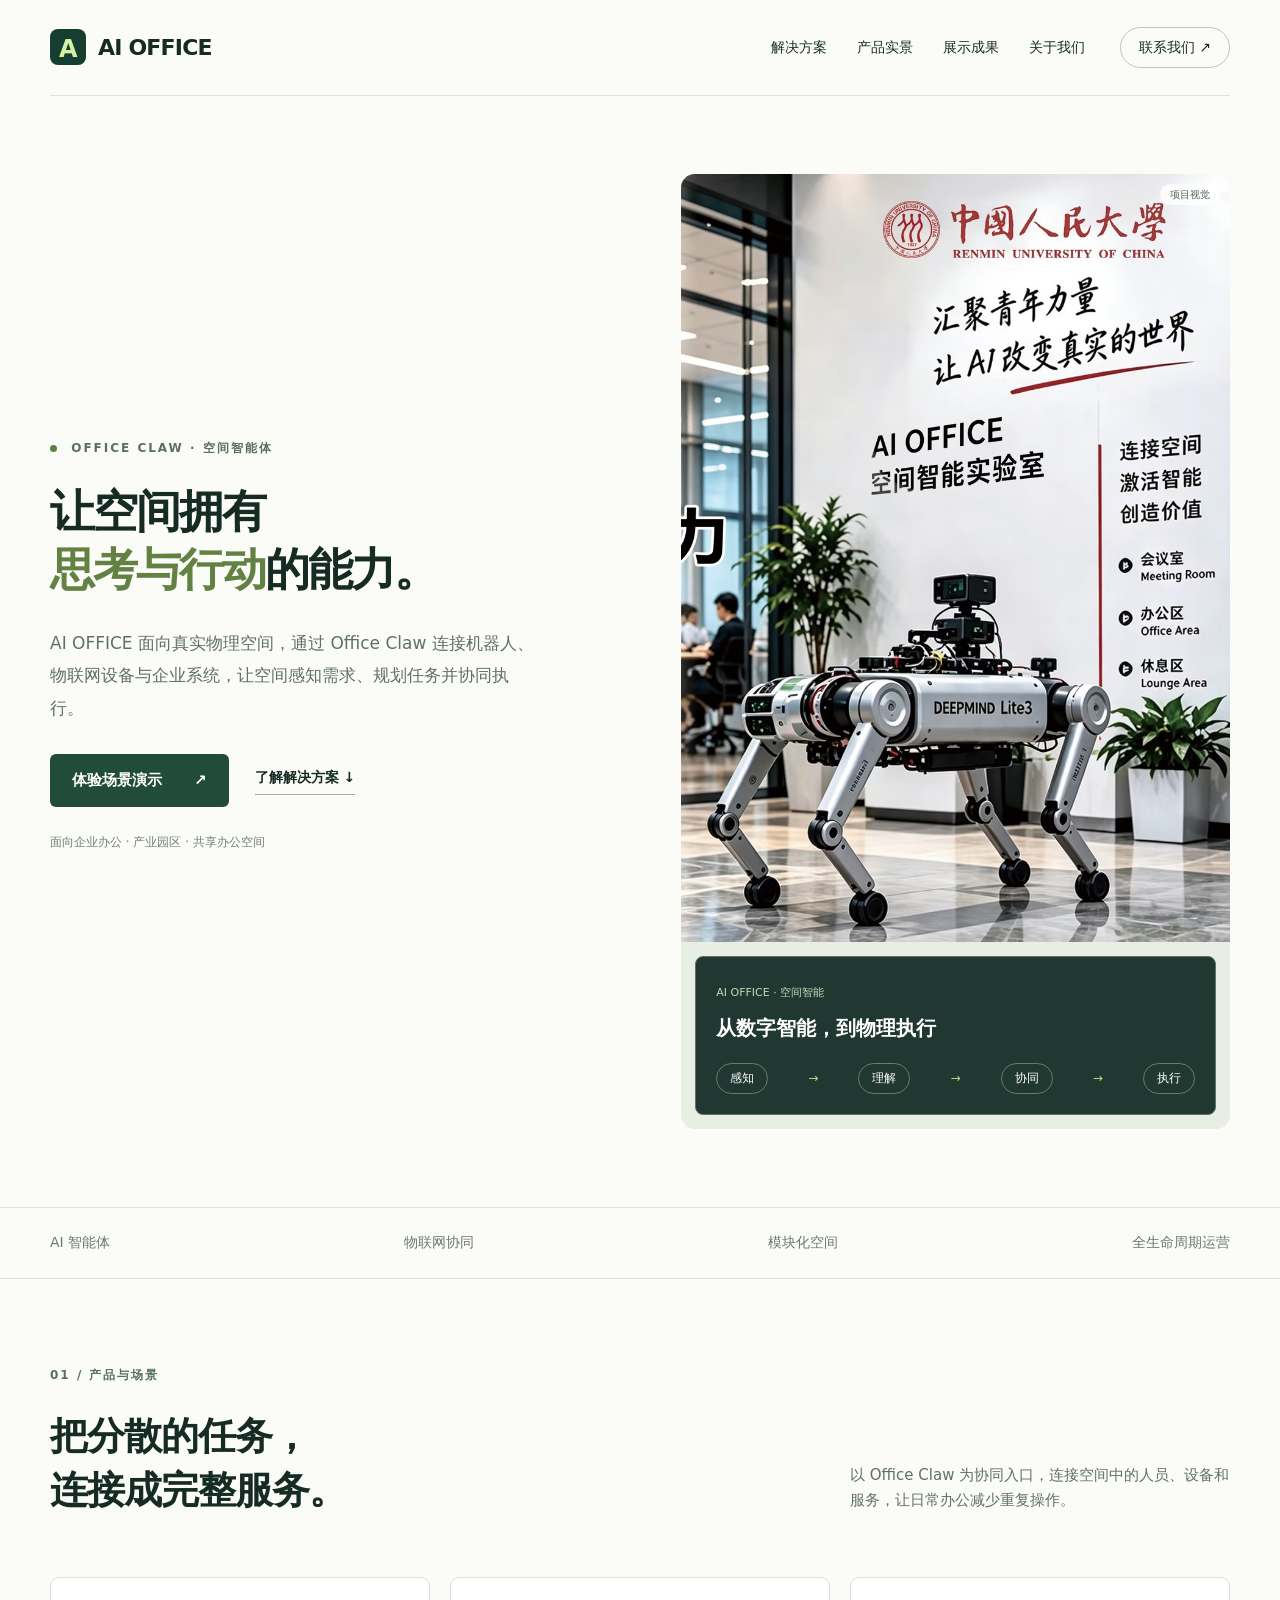
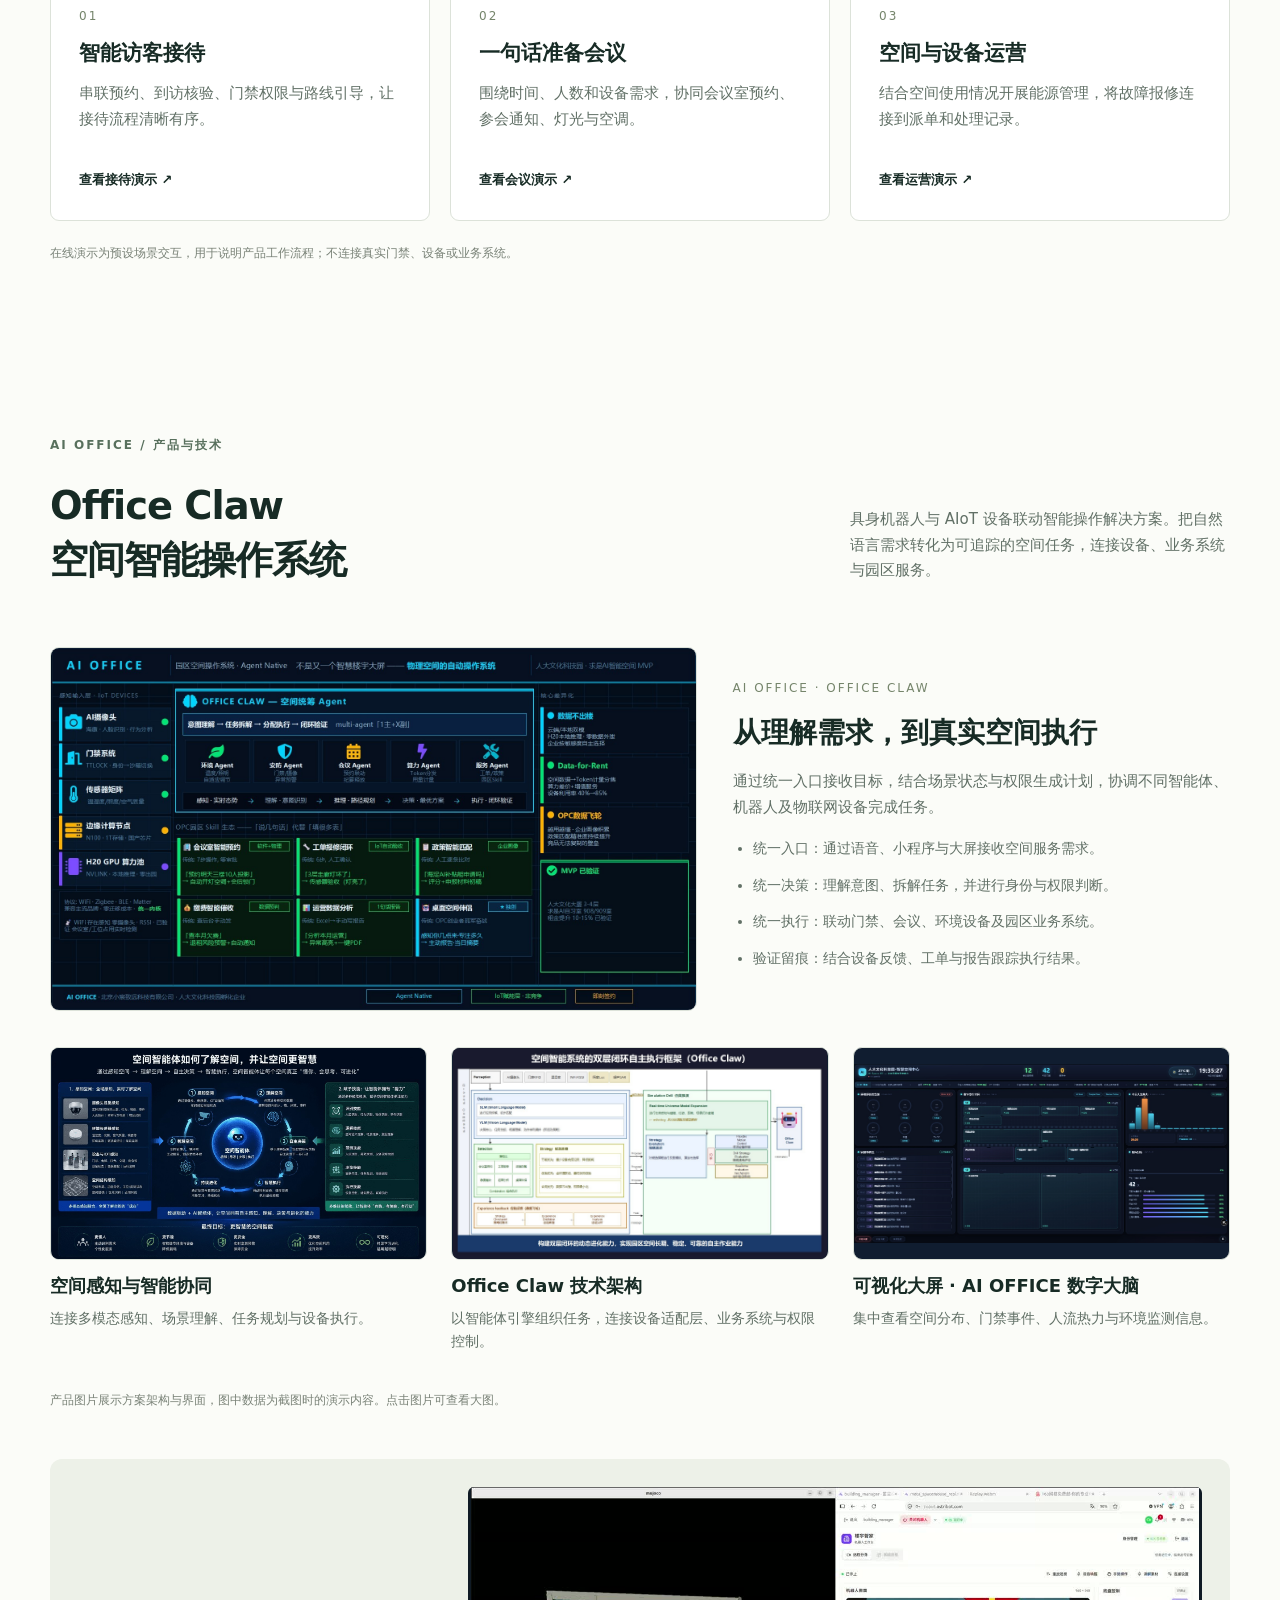
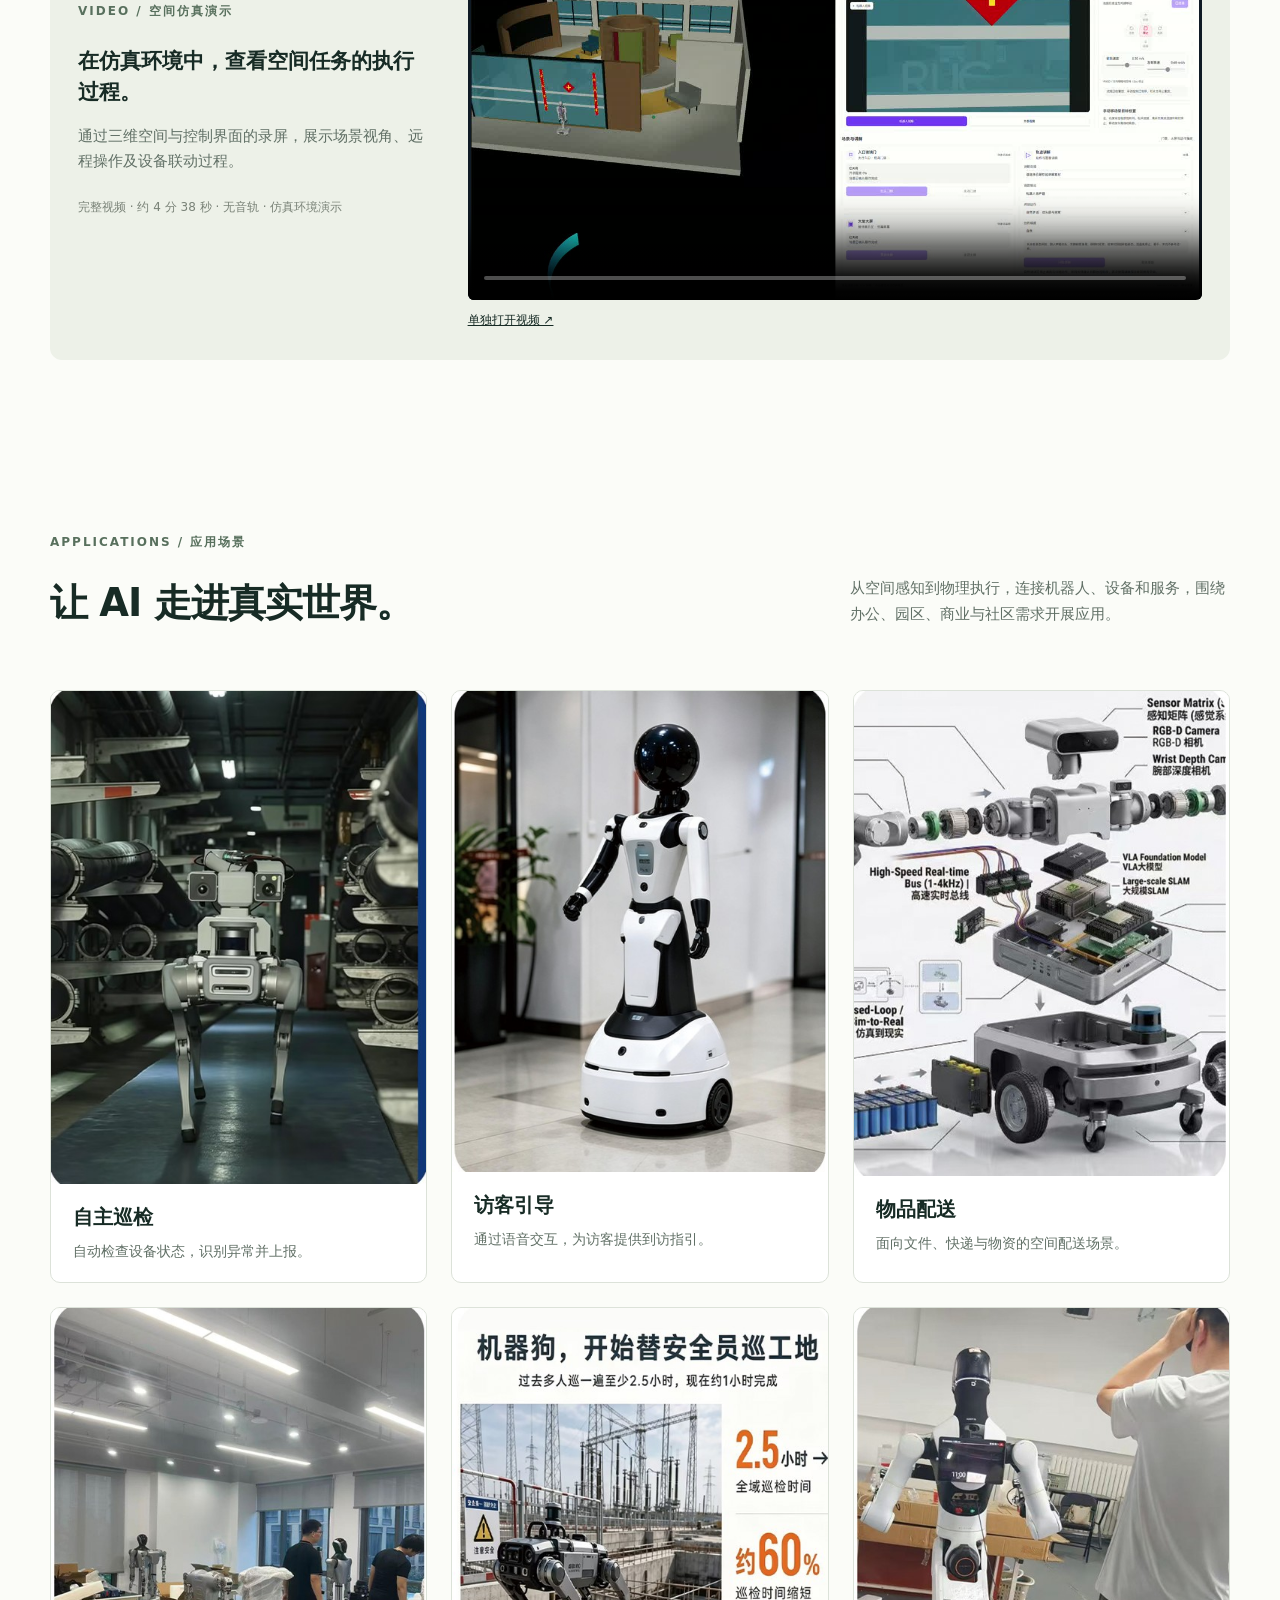
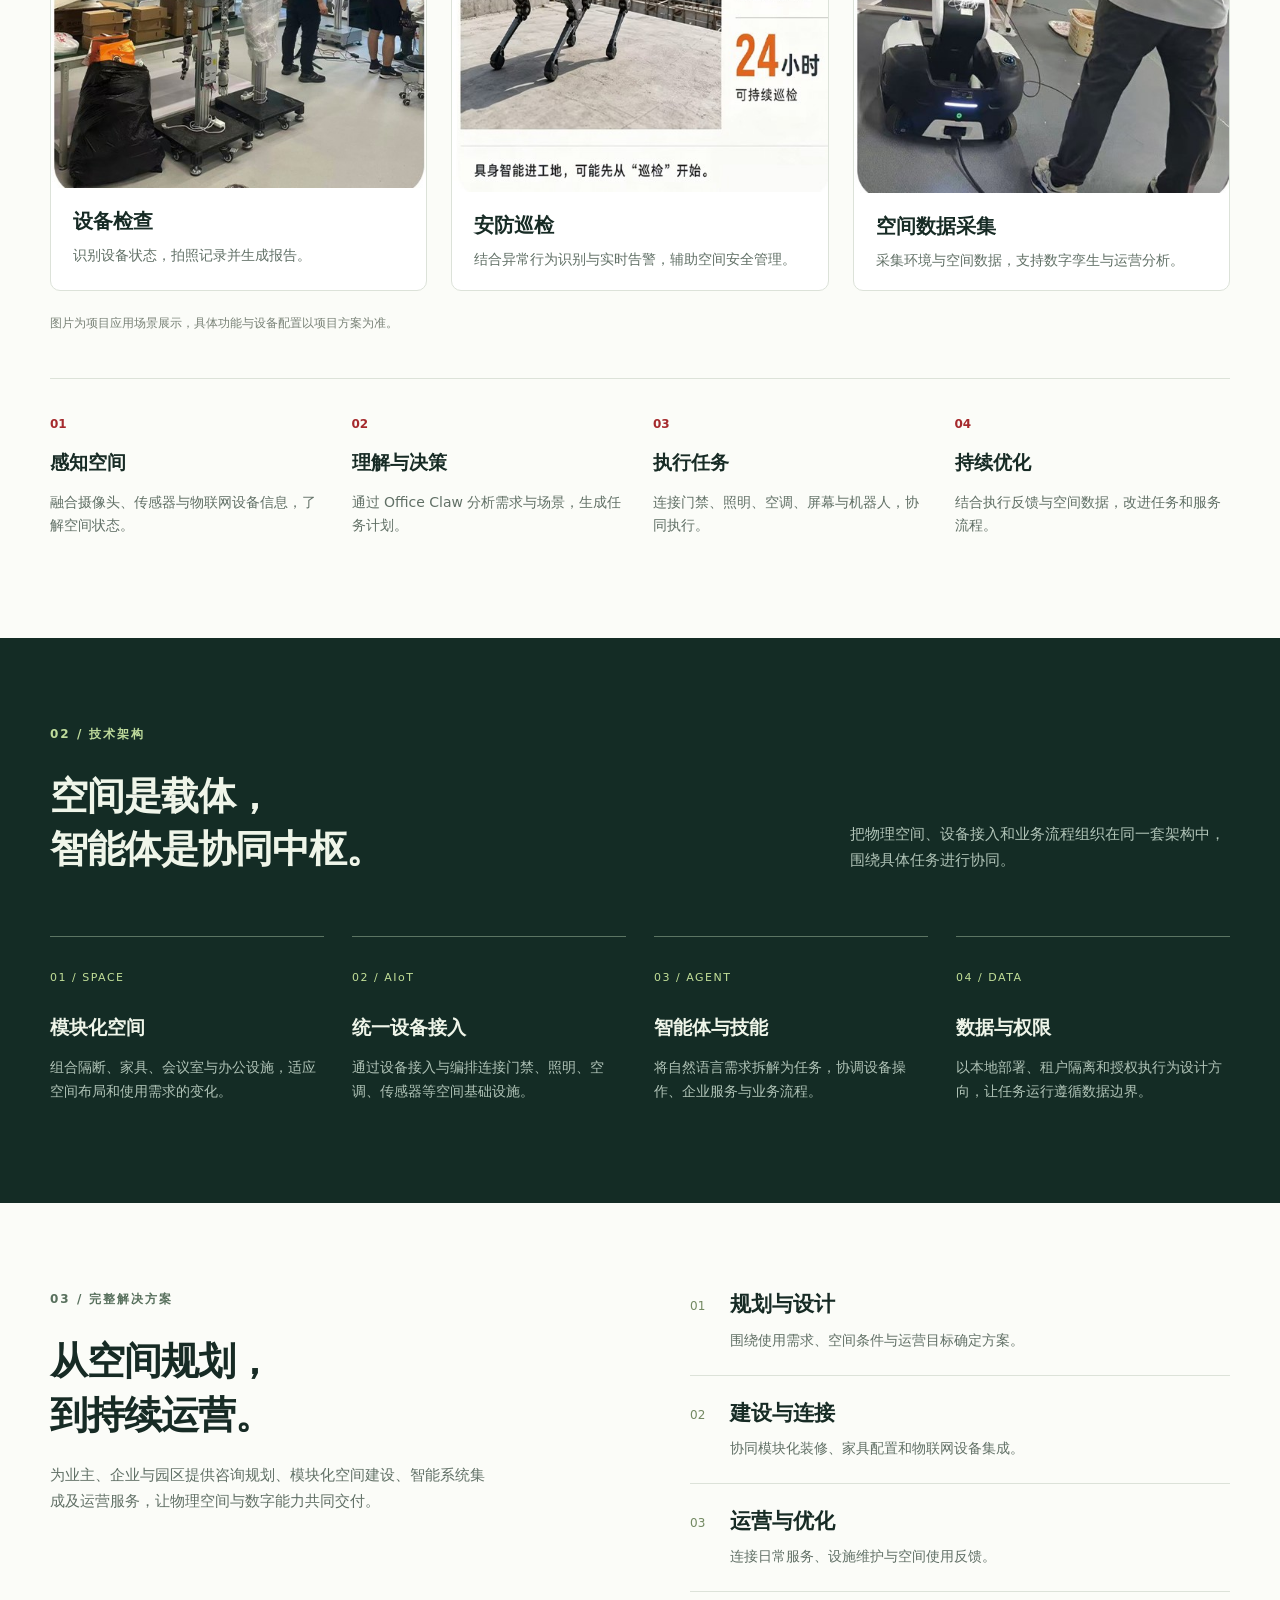
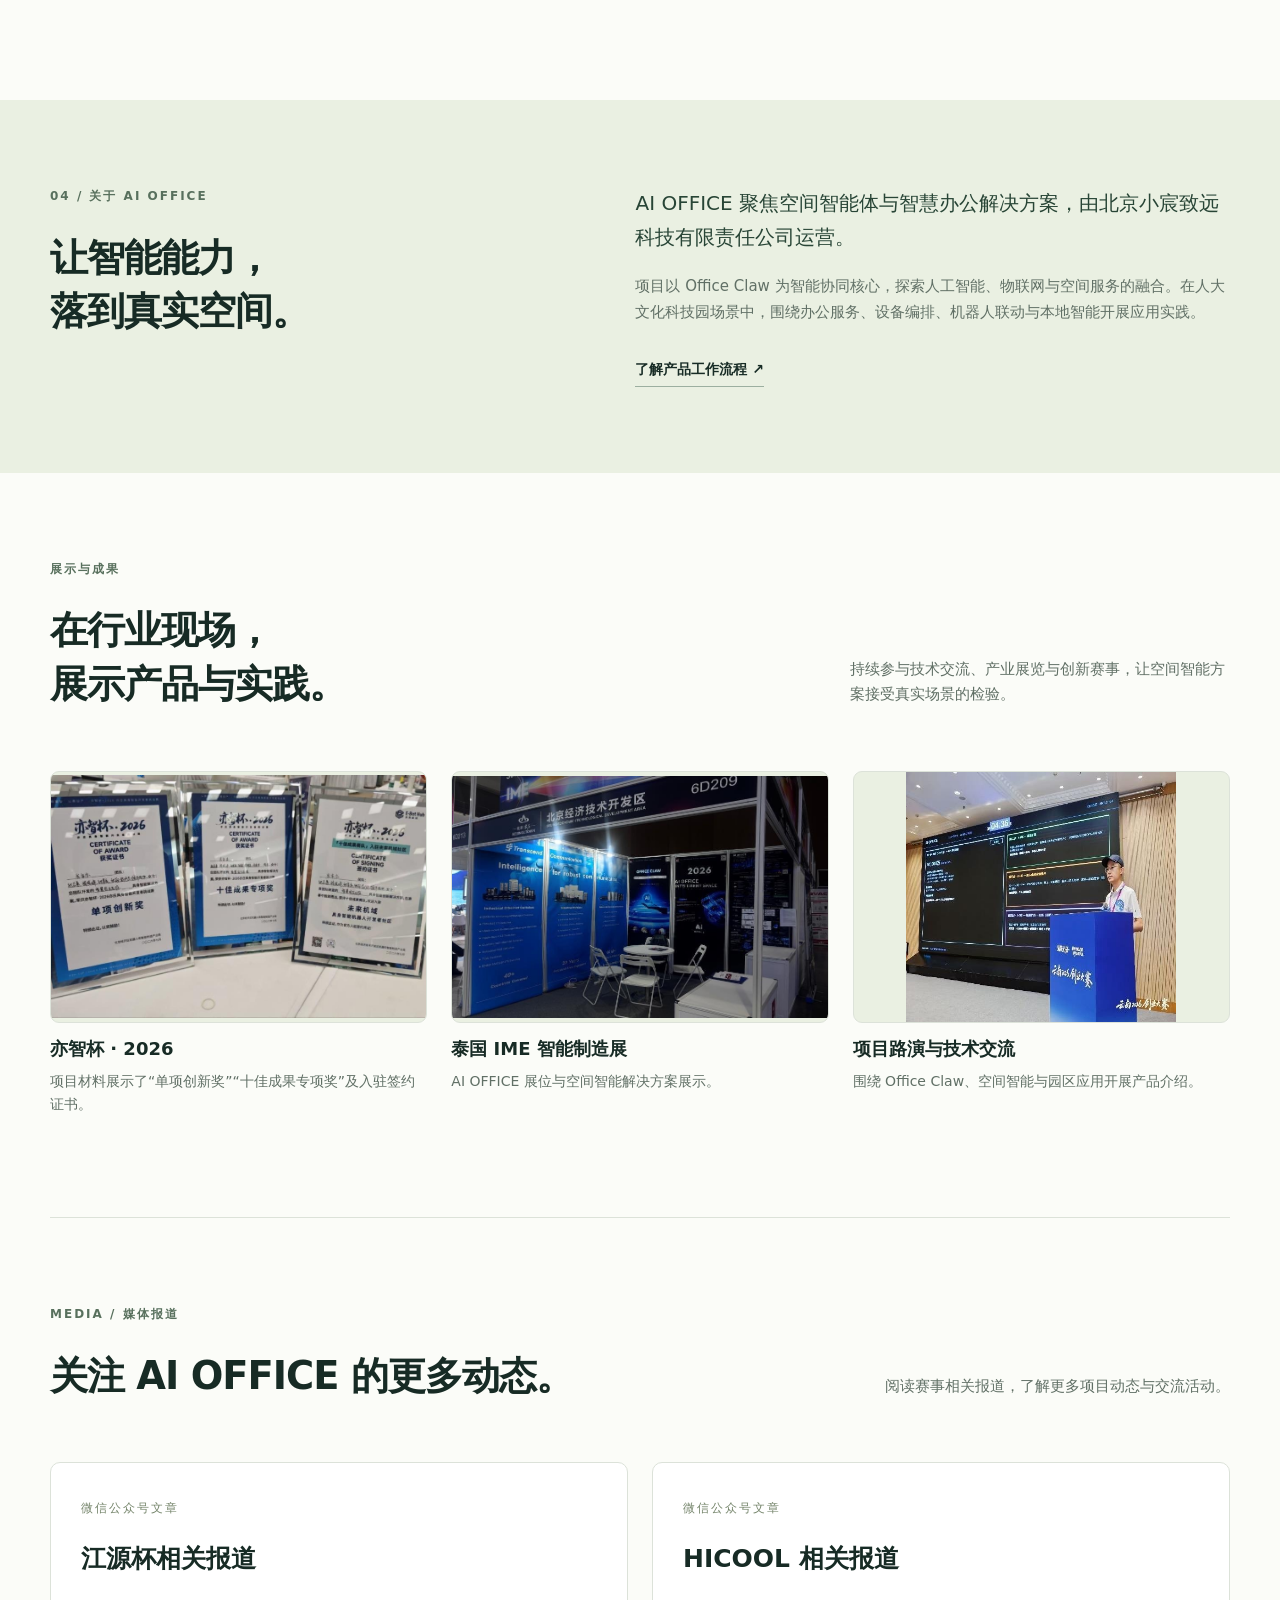
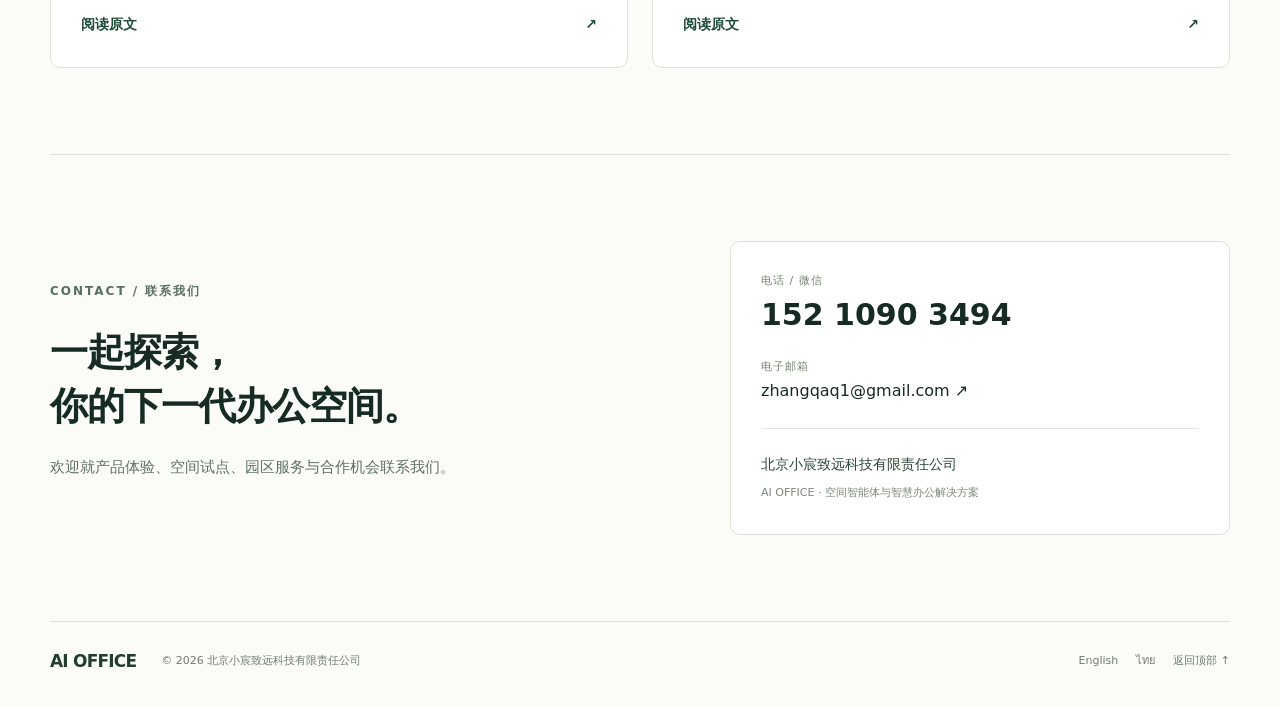
<file: index.html>
<!DOCTYPE html>

<html lang="zh-CN"><head><meta charset="utf-8"/><meta content="width=device-width,initial-scale=1" name="viewport"/>
<title>AI OFFICE｜空间智能体与智慧办公解决方案</title>
<meta content="AI OFFICE 将 Office Claw 空间智能体、物联网与模块化办公空间连接起来，提供智能接待、会议协同、设备管理及空间运营解决方案。北京小宸致远科技有限责任公司。" name="description"/>
<meta content="AI OFFICE｜让空间主动为你服务" property="og:title"/><meta content="空间智能体 × 物联网 × 模块化办公。了解产品、体验场景、联系团队。" property="og:description"/><meta content="https://zhangqaq1-bot.github.io/Thailand-AI-OFFICE-PUBLIC/demo-meeting.jpg" property="og:image"/>
<meta content="#122520" name="theme-color"/><link href="./favicon.svg" rel="icon"/><link href="./company.css?v=20260921-video-aligned" rel="stylesheet"/>
</head><body><a class="skip" href="#main">跳转到内容</a>
<header class="wrap"><a aria-label="AI OFFICE 首页" class="brand" href="./index.html"><span class="mark">A</span> AI OFFICE</a><nav aria-label="主导航"><a href="#solution">解决方案</a><a href="#practice">产品实景</a><a href="#achievements">展示成果</a><a href="#about">关于我们</a></nav><a class="nav-contact" href="#contact">联系我们 ↗</a></header>
<main id="main"><section class="hero wrap"><div class="hero-copy"><p class="eyebrow"><span class="dot"></span> OFFICE CLAW · 空间智能体</p><h1>让空间拥有<br/><span>思考与行动</span>的能力。</h1><p class="intro">AI OFFICE 面向真实物理空间，通过 Office Claw 连接机器人、物联网设备与企业系统，让空间感知需求、规划任务并协同执行。</p><div class="actions"><a class="button" href="./demo.html?lang=zh">体验场景演示 <span>↗</span></a><a class="secondary" href="#solution">了解解决方案 ↓</a></div><p class="caption">面向企业办公 · 产业园区 · 共享办公空间</p></div><div class="hero-visual"><a aria-label="查看完整图片：AI OFFICE 空间智能实验室与机器人项目视觉" class="full-image-link" href="./assets/poster-space-robot.jpg" rel="noopener" target="_blank"><img alt="AI OFFICE 空间智能实验室与机器人项目视觉" fetchpriority="high" height="1260" src="./assets/poster-space-robot.jpg" width="900"/></a><div class="visual-label"><span>AI OFFICE · 空间智能</span><strong>从数字智能，到物理执行</strong><div class="steps"><span>感知</span><i>→</i><span>理解</span><i>→</i><span>协同</span><i>→</i><span>执行</span></div></div><span class="image-note">项目视觉</span></div></section>
<div class="strip"><div class="wrap"><span>AI 智能体</span><span>物联网协同</span><span>模块化空间</span><span>全生命周期运营</span></div></div>
<section class="section wrap" id="solution"><div class="section-head"><div><p class="eyebrow">01 / 产品与场景</p><h2>把分散的任务，<br/>连接成完整服务。</h2></div><p>以 Office Claw 为协同入口，连接空间中的人员、设备和服务，让日常办公减少重复操作。</p></div><div class="cards">
<article><span class="number">01</span><h3>智能访客接待</h3><p>串联预约、到访核验、门禁权限与路线引导，让接待流程清晰有序。</p><a href="./demo.html?lang=zh&amp;scene=0">查看接待演示 ↗</a></article>
<article><span class="number">02</span><h3>一句话准备会议</h3><p>围绕时间、人数和设备需求，协同会议室预约、参会通知、灯光与空调。</p><a href="./demo.html?lang=zh&amp;scene=1">查看会议演示 ↗</a></article>
<article><span class="number">03</span><h3>空间与设备运营</h3><p>结合空间使用情况开展能源管理，将故障报修连接到派单和处理记录。</p><a href="./demo.html?lang=zh&amp;scene=3">查看运营演示 ↗</a></article></div><p class="note">在线演示为预设场景交互，用于说明产品工作流程；不连接真实门禁、设备或业务系统。</p></section>
<section class="section wrap" id="practice"><div class="section-head"><div><p class="eyebrow">AI OFFICE / 产品与技术</p><h2>Office Claw<br/>空间智能操作系统</h2></div><p>具身机器人与 AIoT 设备联动智能操作解决方案。把自然语言需求转化为可追踪的空间任务，连接设备、业务系统与园区服务。</p></div><div class="product-feature"><a aria-label="查看大图：Office Claw 空间智能操作平台界面" class="material-image" href="./assets/office-claw-platform.jpg" rel="noopener" target="_blank"><img alt="Office Claw 空间智能操作平台界面" decoding="async" height="900" loading="lazy" src="./assets/office-claw-platform.jpg" width="1600"/></a><div><span class="number">AI OFFICE · OFFICE CLAW</span><h3>从理解需求，到真实空间执行</h3><p>通过统一入口接收目标，结合场景状态与权限生成计划，协调不同智能体、机器人及物联网设备完成任务。</p><ul><li>统一入口：通过语音、小程序与大屏接收空间服务需求。</li><li>统一决策：理解意图、拆解任务，并进行身份与权限判断。</li><li>统一执行：联动门禁、会议、环境设备及园区业务系统。</li><li>验证留痕：结合设备反馈、工单与报告跟踪执行结果。</li></ul></div></div><div class="material-grid"><figure><a aria-label="查看大图：空间感知与智能协同" class="material-image" href="./assets/space-intelligence.jpg" rel="noopener" target="_blank"><img alt="空间感知与智能协同" decoding="async" height="769" loading="lazy" src="./assets/space-intelligence.jpg" width="1366"/></a><figcaption><h3>空间感知与智能协同</h3><p>连接多模态感知、场景理解、任务规划与设备执行。</p></figcaption></figure><figure><a aria-label="查看大图：Office Claw 技术架构" class="material-image" href="./assets/office-claw-architecture.jpg" rel="noopener" target="_blank"><img alt="Office Claw 技术架构" decoding="async" height="900" loading="lazy" src="./assets/office-claw-architecture.jpg" width="1600"/></a><figcaption><h3>Office Claw 技术架构</h3><p>以智能体引擎组织任务，连接设备适配层、业务系统与权限控制。</p></figcaption></figure><figure><a aria-label="查看大图：AI OFFICE 数字大脑" class="material-image" href="./assets/digital-brain-screen.jpg" rel="noopener" target="_blank"><img alt="AI OFFICE 数字大脑可视化大屏：人大文化科技园智慧空间中心" decoding="async" height="902" loading="lazy" src="./assets/digital-brain-screen.jpg" width="1897"/></a><figcaption><h3>可视化大屏 · AI OFFICE 数字大脑</h3><p>集中查看空间分布、门禁事件、人流热力与环境监测信息。</p></figcaption></figure></div><p class="note">产品图片展示方案架构与界面，图中数据为截图时的演示内容。点击图片可查看大图。</p><div class="video-block" id="simulation"><div><p class="eyebrow">VIDEO / 空间仿真演示</p><h3>在仿真环境中，查看空间任务的执行过程。</h3><p>通过三维空间与控制界面的录屏，展示场景视角、远程操作及设备联动过程。</p><p class="note">完整视频 · 约 4 分 38 秒 · 无音轨 · 仿真环境演示</p></div><div><video aria-label="空间仿真演示视频" controls="" playsinline="" poster="./assets/video-poster.jpg" preload="none"><source src="./assets/innovation-harbor-full.mp4" type="video/mp4"/>当前浏览器不支持内嵌播放，请使用下方链接。</video><a class="video-link" href="./assets/innovation-harbor-full.mp4" rel="noopener" target="_blank">单独打开视频 ↗</a></div></div></section><section class="section wrap" id="applications"><div class="section-head"><div><p class="eyebrow">APPLICATIONS / 应用场景</p><h2>让 AI 走进真实世界。</h2></div><p>从空间感知到物理执行，连接机器人、设备和服务，围绕办公、园区、商业与社区需求开展应用。</p></div><div class="poster-scenarios"><article><a aria-label="查看完整图片：自主巡检场景示意" class="full-image-link" href="./assets/poster-patrol.jpg" rel="noopener" target="_blank"><img alt="自主巡检场景示意" height="650" loading="lazy" src="./assets/poster-patrol.jpg" width="495"/></a><div><h3>自主巡检</h3><p>自动检查设备状态，识别异常并上报。</p></div></article><article><a aria-label="查看完整图片：访客引导场景示意" class="full-image-link" href="./assets/poster-guide.jpg" rel="noopener" target="_blank"><img alt="访客引导场景示意" height="640" loading="lazy" src="./assets/poster-guide.jpg" width="500"/></a><div><h3>访客引导</h3><p>通过语音交互，为访客提供到访指引。</p></div></article><article><a aria-label="查看完整图片：物品配送场景示意" class="full-image-link" href="./assets/poster-delivery.jpg" rel="noopener" target="_blank"><img alt="物品配送场景示意" height="646" loading="lazy" src="./assets/poster-delivery.jpg" width="500"/></a><div><h3>物品配送</h3><p>面向文件、快递与物资的空间配送场景。</p></div></article><article><a aria-label="查看完整图片：设备检查场景示意" class="full-image-link" href="./assets/poster-inspection.jpg" rel="noopener" target="_blank"><img alt="设备检查场景示意" height="640" loading="lazy" src="./assets/poster-inspection.jpg" width="500"/></a><div><h3>设备检查</h3><p>识别设备状态，拍照记录并生成报告。</p></div></article><article><a aria-label="查看完整图片：安防巡检场景示意" class="full-image-link" href="./assets/poster-security.jpg" rel="noopener" target="_blank"><img alt="安防巡检场景示意" height="645" loading="lazy" src="./assets/poster-security.jpg" width="500"/></a><div><h3>安防巡检</h3><p>结合异常行为识别与实时告警，辅助空间安全管理。</p></div></article><article><a aria-label="查看完整图片：空间数据采集场景示意" class="full-image-link" href="./assets/poster-data.jpg" rel="noopener" target="_blank"><img alt="空间数据采集场景示意" height="646" loading="lazy" src="./assets/poster-data.jpg" width="500"/></a><div><h3>空间数据采集</h3><p>采集环境与空间数据，支持数字孪生与运营分析。</p></div></article></div><p class="note">图片为项目应用场景展示，具体功能与设备配置以项目方案为准。</p><div class="poster-flow"><article><span>01</span><h3>感知空间</h3><p>融合摄像头、传感器与物联网设备信息，了解空间状态。</p></article><article><span>02</span><h3>理解与决策</h3><p>通过 Office Claw 分析需求与场景，生成任务计划。</p></article><article><span>03</span><h3>执行任务</h3><p>连接门禁、照明、空调、屏幕与机器人，协同执行。</p></article><article><span>04</span><h3>持续优化</h3><p>结合执行反馈与空间数据，改进任务和服务流程。</p></article></div></section><section class="technology" id="technology"><div class="wrap section"><div class="section-head"><div><p class="eyebrow">02 / 技术架构</p><h2>空间是载体，<br/>智能体是协同中枢。</h2></div><p>把物理空间、设备接入和业务流程组织在同一套架构中，围绕具体任务进行协同。</p></div><div class="layers"><article><span>01 / SPACE</span><h3>模块化空间</h3><p>组合隔断、家具、会议室与办公设施，适应空间布局和使用需求的变化。</p></article><article><span>02 / AIoT</span><h3>统一设备接入</h3><p>通过设备接入与编排连接门禁、照明、空调、传感器等空间基础设施。</p></article><article><span>03 / AGENT</span><h3>智能体与技能</h3><p>将自然语言需求拆解为任务，协调设备操作、企业服务与业务流程。</p></article><article><span>04 / DATA</span><h3>数据与权限</h3><p>以本地部署、租户隔离和授权执行为设计方向，让任务运行遵循数据边界。</p></article></div></div></section>
<section class="section wrap delivery"><div><p class="eyebrow">03 / 完整解决方案</p><h2>从空间规划，<br/>到持续运营。</h2><p>为业主、企业与园区提供咨询规划、模块化空间建设、智能系统集成及运营服务，让物理空间与数字能力共同交付。</p></div><ol><li><span>01</span><div><h3>规划与设计</h3><p>围绕使用需求、空间条件与运营目标确定方案。</p></div></li><li><span>02</span><div><h3>建设与连接</h3><p>协同模块化装修、家具配置和物联网设备集成。</p></div></li><li><span>03</span><div><h3>运营与优化</h3><p>连接日常服务、设施维护与空间使用反馈。</p></div></li></ol></section>
<section class="about" id="about"><div class="section wrap about-grid"><div><p class="eyebrow">04 / 关于 AI OFFICE</p><h2>让智能能力，<br/>落到真实空间。</h2></div><div><p class="about-lead">AI OFFICE 聚焦空间智能体与智慧办公解决方案，由北京小宸致远科技有限责任公司运营。</p><p>项目以 Office Claw 为智能协同核心，探索人工智能、物联网与空间服务的融合。在人大文化科技园场景中，围绕办公服务、设备编排、机器人联动与本地智能开展应用实践。</p><a class="secondary" href="./demo.html?lang=zh">了解产品工作流程 ↗</a></div></div></section>
<section class="section wrap" id="achievements"><div class="section-head"><div><p class="eyebrow">展示与成果</p><h2>在行业现场，<br/>展示产品与实践。</h2></div><p>持续参与技术交流、产业展览与创新赛事，让空间智能方案接受真实场景的检验。</p></div><div class="material-grid achievement-grid"><figure><a aria-label="查看大图：亦智杯 · 2026" class="material-image" href="./assets/awards.jpg" rel="noopener" target="_blank"><img alt="亦智杯 · 2026" decoding="async" height="573" loading="lazy" src="./assets/awards.jpg" width="886"/></a><figcaption><h3>亦智杯 · 2026</h3><p>项目材料展示了“单项创新奖”“十佳成果专项奖”及入驻签约证书。</p></figcaption></figure><figure><a aria-label="查看大图：泰国 IME 智能制造展" class="material-image" href="./assets/thailand-exhibition.jpg" rel="noopener" target="_blank"><img alt="泰国 IME 智能制造展" decoding="async" height="543" loading="lazy" src="./assets/thailand-exhibition.jpg" width="841"/></a><figcaption><h3>泰国 IME 智能制造展</h3><p>AI OFFICE 展位与空间智能解决方案展示。</p></figcaption></figure><figure><a aria-label="查看大图：项目路演与技术交流" class="material-image" href="./assets/roadshow.jpg" rel="noopener" target="_blank"><img alt="项目路演与技术交流" decoding="async" height="457" loading="lazy" src="./assets/roadshow.jpg" width="494"/></a><figcaption><h3>项目路演与技术交流</h3><p>围绕 Office Claw、空间智能与园区应用开展产品介绍。</p></figcaption></figure></div></section><section class="section wrap" id="media"><div class="section-head"><div><p class="eyebrow">MEDIA / 媒体报道</p><h2>关注 AI OFFICE 的更多动态。</h2></div><p>阅读赛事相关报道，了解更多项目动态与交流活动。</p></div><div class="media-grid"><a class="media-card" href="https://mp.weixin.qq.com/s/V7hJHPS7OvNJU8bfHsDrMw" rel="noopener noreferrer" target="_blank"><span class="number">微信公众号文章</span><h3>江源杯相关报道</h3><span class="media-action">阅读原文 <span aria-hidden="true">↗</span></span></a><a class="media-card" href="https://mp.weixin.qq.com/s/0t7xWc5I_1WV1b2J_vpLJw" rel="noopener noreferrer" target="_blank"><span class="number">微信公众号文章</span><h3>HICOOL 相关报道</h3><span class="media-action">阅读原文 <span aria-hidden="true">↗</span></span></a></div></section><section class="section wrap contact" id="contact"><div><p class="eyebrow">CONTACT / 联系我们</p><h2>一起探索，<br/>你的下一代办公空间。</h2><p>欢迎就产品体验、空间试点、园区服务与合作机会联系我们。</p></div><div class="contact-card"><span>电话 / 微信</span><a class="phone" href="tel:+8615210903494">152 1090 3494</a><span>电子邮箱</span><a href="mailto:zhangqaq1@gmail.com">zhangqaq1@gmail.com ↗</a><hr/><p>北京小宸致远科技有限责任公司</p><small>AI OFFICE · 空间智能体与智慧办公解决方案</small></div></section></main>
<footer class="wrap"><a class="brand" href="./index.html">AI OFFICE</a><span>© 2026 北京小宸致远科技有限责任公司</span><div><a href="./en.html" lang="en">English</a><a href="./th.html" lang="th">ไทย</a><a href="#main">返回顶部 ↑</a></div></footer></body></html>
</file>
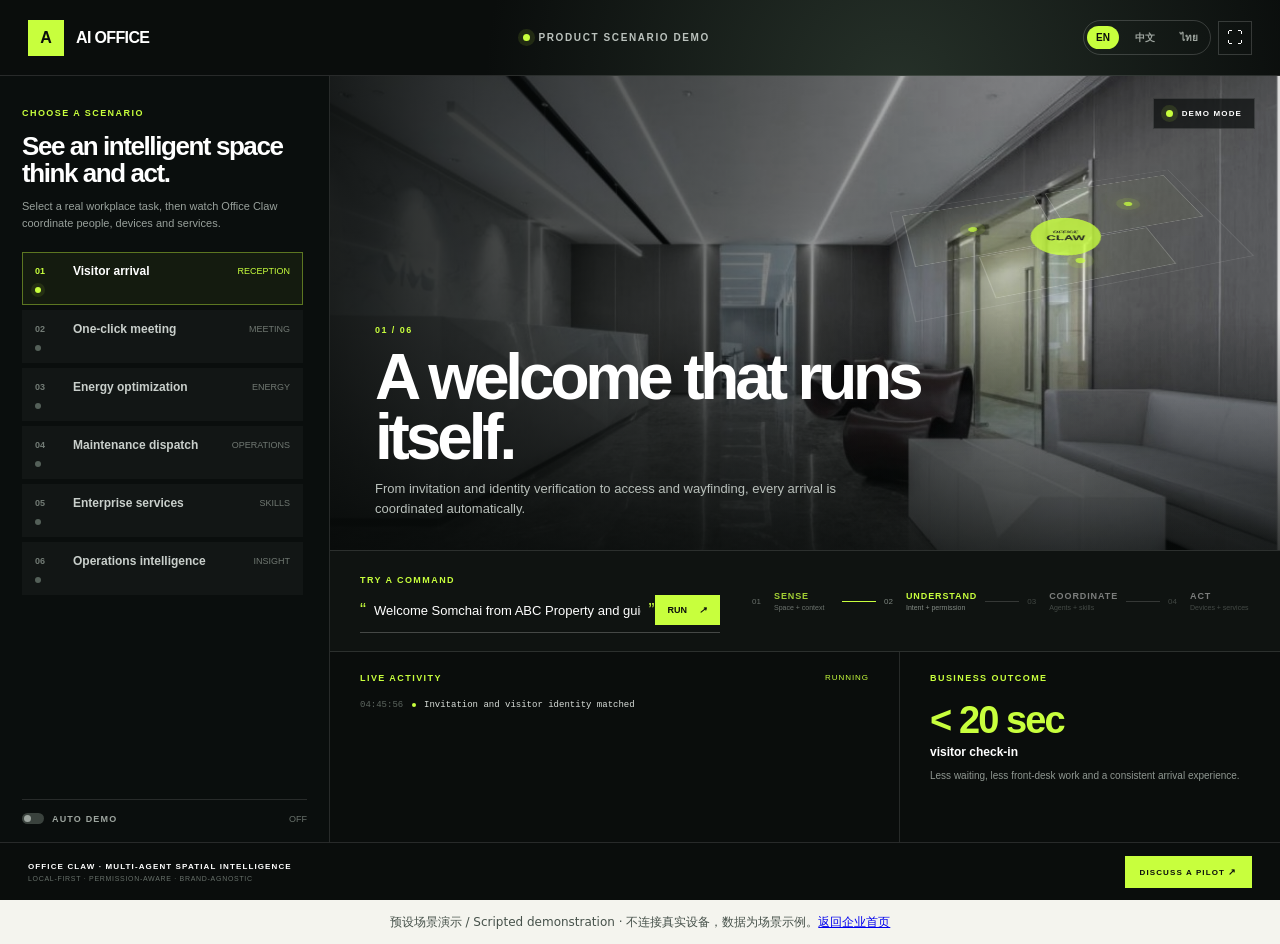
<file: demo.html>
<!doctype html>
<html lang="en">
  <head>
    <meta charset="utf-8" />
    <meta name="viewport" content="width=device-width,initial-scale=1,viewport-fit=cover" />
    <meta name="theme-color" content="#0a0d0c" />
    <title>AI OFFICE Live Experience</title>
    <meta name="description" content="Experience how Office Claw senses, decides and acts across intelligent workplace scenarios." />
    <link rel="icon" href="./favicon.svg" />
    <link rel="stylesheet" href="./demo.css" />
  </head>
  <body>
    <div class="demo-app">
      <header class="demo-nav">
        <a class="demo-brand" href="./index.html" aria-label="AI OFFICE home"><span>A</span><b>AI OFFICE</b></a>
        <div class="demo-nav-center"><i></i><span data-i18n="live">LIVE PRODUCT EXPERIENCE</span></div>
        <div class="demo-tools">
          <div class="demo-langs" aria-label="Language">
            <button type="button" data-lang="en">EN</button>
            <button type="button" data-lang="zh">中文</button>
            <button type="button" data-lang="th">ไทย</button>
          </div>
          <button class="icon-button" id="fullscreenButton" type="button" aria-label="Fullscreen">⛶</button>
        </div>
      </header>

      <main class="demo-main">
        <aside class="scenario-panel">
          <div class="panel-intro">
            <span data-i18n="choose">CHOOSE A SCENARIO</span>
            <h1 data-i18n="title">See an intelligent space think and act.</h1>
            <p data-i18n="subtitle">Select a real workplace task, then watch Office Claw coordinate people, devices and services.</p>
          </div>
          <div class="scenario-list" id="scenarioList"></div>
          <div class="auto-control">
            <button type="button" id="autoButton"><i></i><span data-i18n="auto">AUTO DEMO</span></button>
            <small id="autoStatus" data-i18n="autoOff">OFF</small>
          </div>
        </aside>

        <section class="experience-stage">
          <div class="stage-visual">
            <img id="sceneImage" src="./demo-space.png" alt="AI OFFICE intelligent space" />
            <div class="visual-shade"></div>
            <div class="space-map" aria-hidden="true">
              <div class="map-room room-a"></div><div class="map-room room-b"></div><div class="map-room room-c"></div>
              <span class="sensor sensor-a"></span><span class="sensor sensor-b"></span><span class="sensor sensor-c"></span>
              <div class="map-agent"><span>OFFICE</span><b>CLAW</b></div>
            </div>
            <div class="scene-heading">
              <span id="sceneIndex">01 / 06</span>
              <h2 id="sceneTitle">Visitor arrival</h2>
              <p id="sceneDescription">A seamless, intelligent welcome from invitation to destination.</p>
            </div>
            <div class="live-badge"><i></i><span data-i18n="systemOnline">SYSTEM ONLINE</span></div>
          </div>

          <div class="command-zone">
            <div class="command-input-wrap">
              <label for="commandInput" data-i18n="tryCommand">TRY A COMMAND</label>
              <div class="command-input-row">
                <span>“</span><input id="commandInput" autocomplete="off" /><span>”</span>
                <button type="button" id="runButton"><b data-i18n="run">RUN</b><i>↗</i></button>
              </div>
            </div>
            <div class="pipeline" id="pipeline">
              <div class="pipeline-step" data-step="0"><span>01</span><i></i><b data-i18n="sense">SENSE</b><small data-i18n="senseSub">Space + context</small></div>
              <div class="pipeline-line"></div>
              <div class="pipeline-step" data-step="1"><span>02</span><i></i><b data-i18n="understand">UNDERSTAND</b><small data-i18n="understandSub">Intent + permission</small></div>
              <div class="pipeline-line"></div>
              <div class="pipeline-step" data-step="2"><span>03</span><i></i><b data-i18n="coordinate">COORDINATE</b><small data-i18n="coordinateSub">Agents + skills</small></div>
              <div class="pipeline-line"></div>
              <div class="pipeline-step" data-step="3"><span>04</span><i></i><b data-i18n="act">ACT</b><small data-i18n="actSub">Devices + services</small></div>
            </div>
          </div>

          <div class="result-zone">
            <div class="activity-card">
              <div class="card-label"><span data-i18n="activity">LIVE ACTIVITY</span><small id="runState" data-i18n="ready">READY</small></div>
              <div class="activity-log" id="activityLog"></div>
            </div>
            <div class="outcome-card">
              <div class="card-label"><span data-i18n="outcome">BUSINESS OUTCOME</span></div>
              <strong id="metricValue">&lt; 20 sec</strong>
              <b id="metricLabel">visitor check-in</b>
              <p id="sceneOutcome">Less waiting, less front-desk work and a consistent arrival experience.</p>
            </div>
          </div>
        </section>
      </main>

      <footer class="demo-footer">
        <div><span data-i18n="architecture">OFFICE CLAW · MULTI-AGENT SPATIAL INTELLIGENCE</span><small data-i18n="privacy">LOCAL-FIRST · PERMISSION-AWARE · BRAND-AGNOSTIC</small></div>
        <a id="contactLink" href="./index.html#contact"><span data-i18n="pilot">DISCUSS A PILOT</span> ↗</a>
      </footer>
    </div>
    <p style="padding:12px 24px;margin:0;background:#f4f4ee;color:#46514a;font:12px/1.7 system-ui;text-align:center">预设场景演示 / Scripted demonstration · 不连接真实设备，数据为场景示例。<a href="./index.html">返回企业首页</a></p><noscript><p style="padding:24px">请启用 JavaScript 体验交互演示，或<a href="./index.html">返回企业首页查看产品介绍</a>。</p></noscript><script src="./demo.js"></script>
  </body>
</html>
</file>
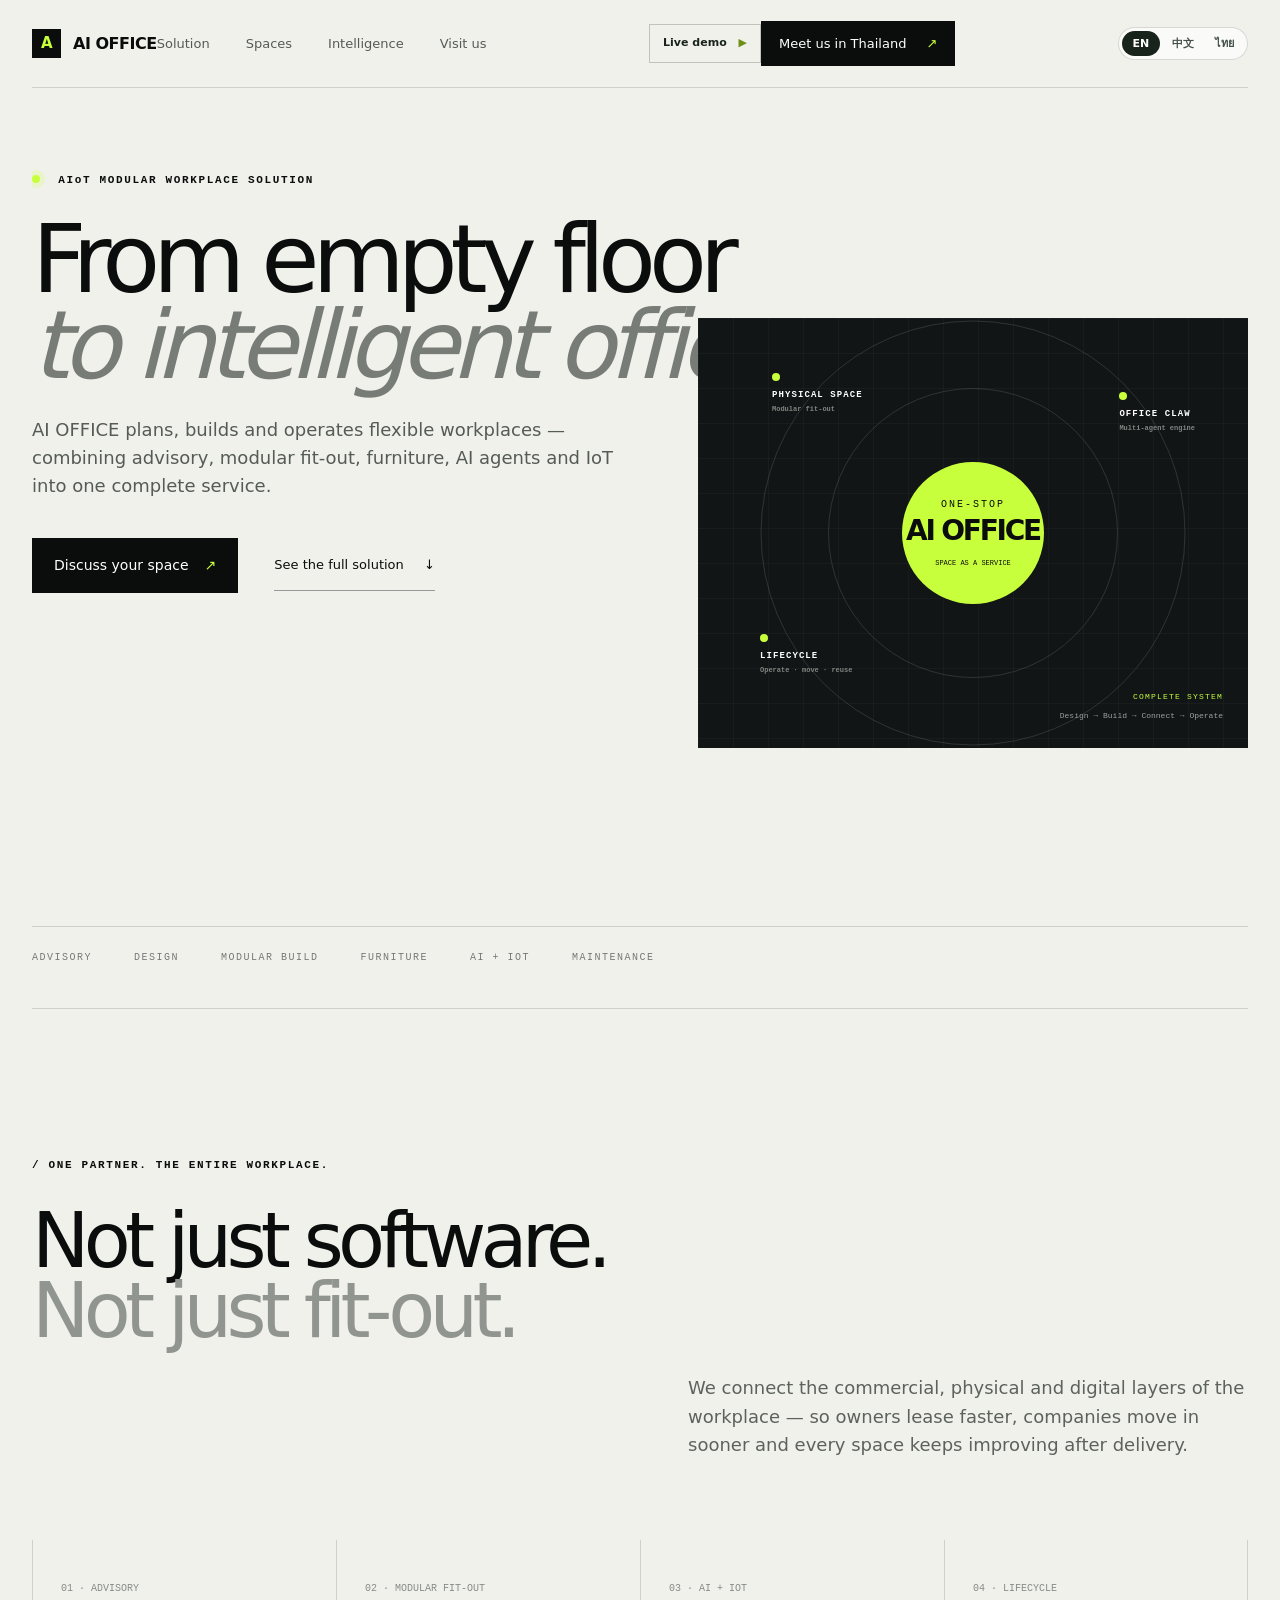
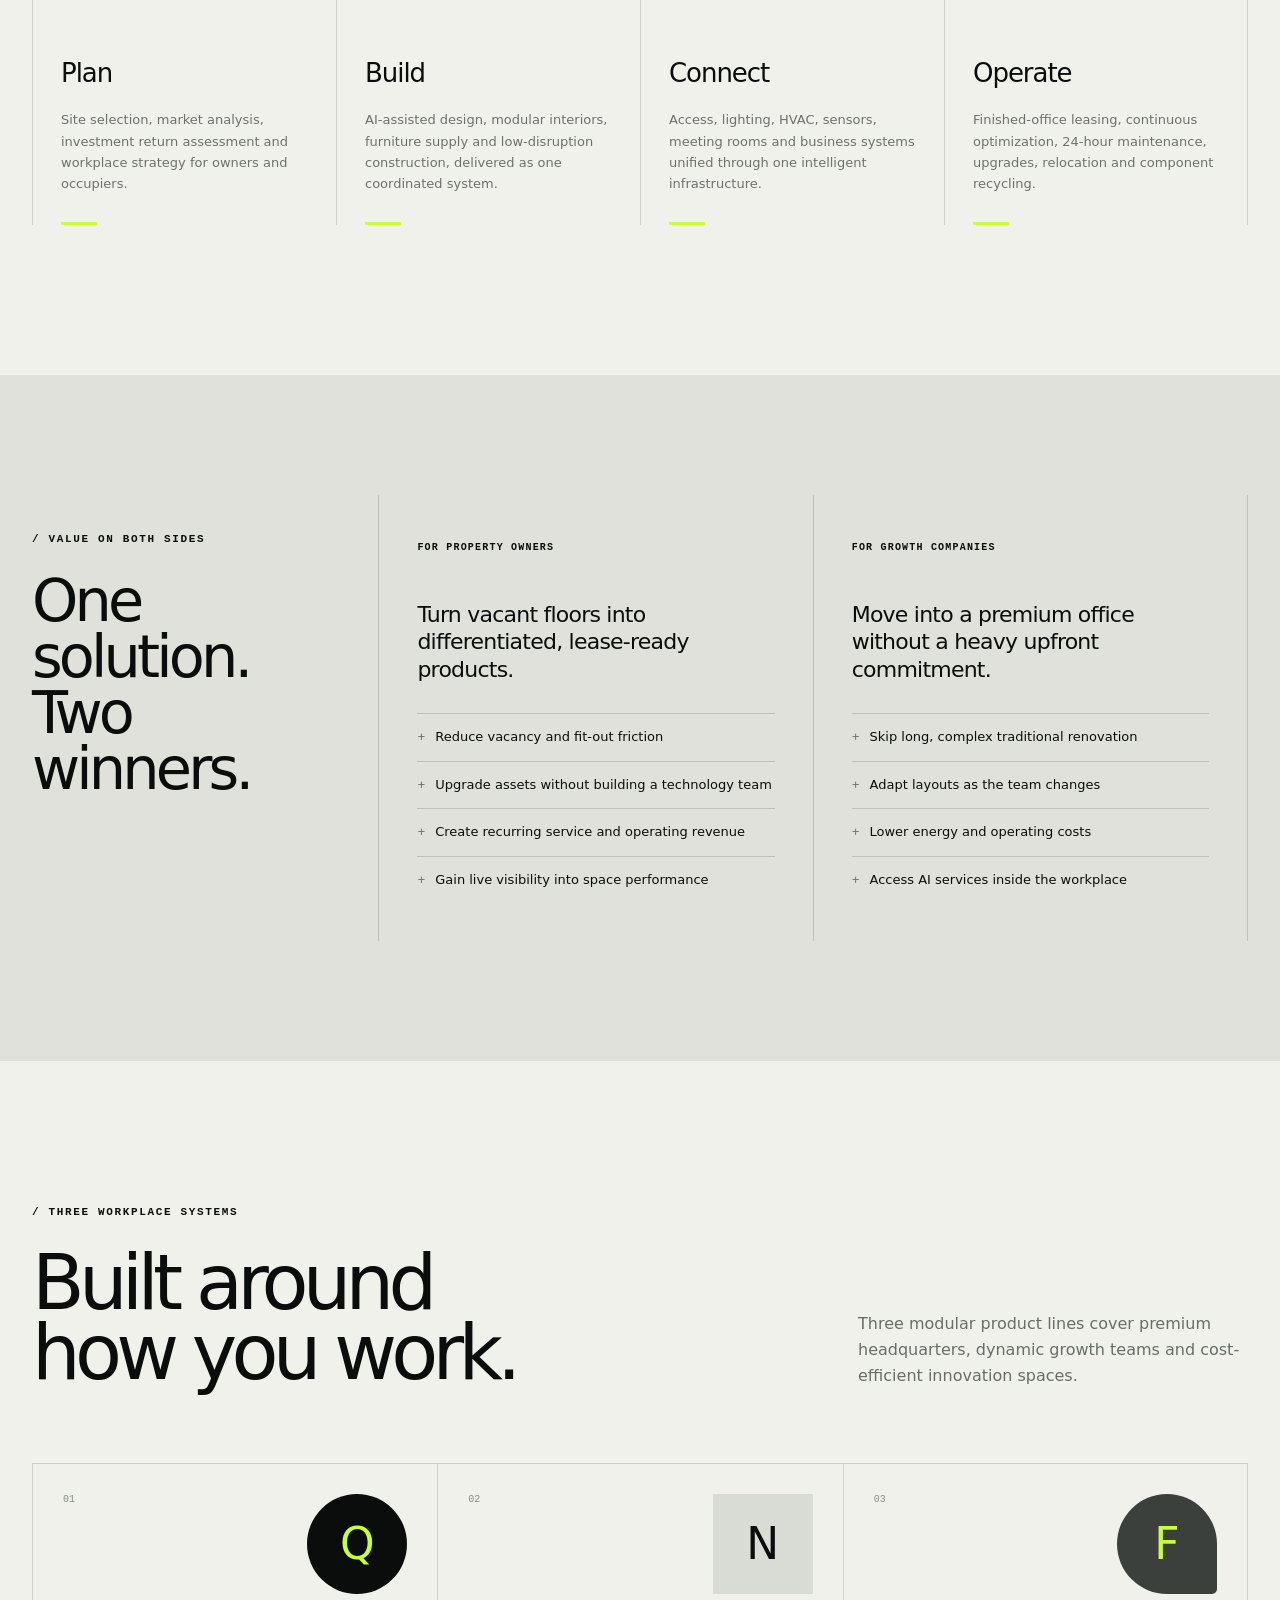
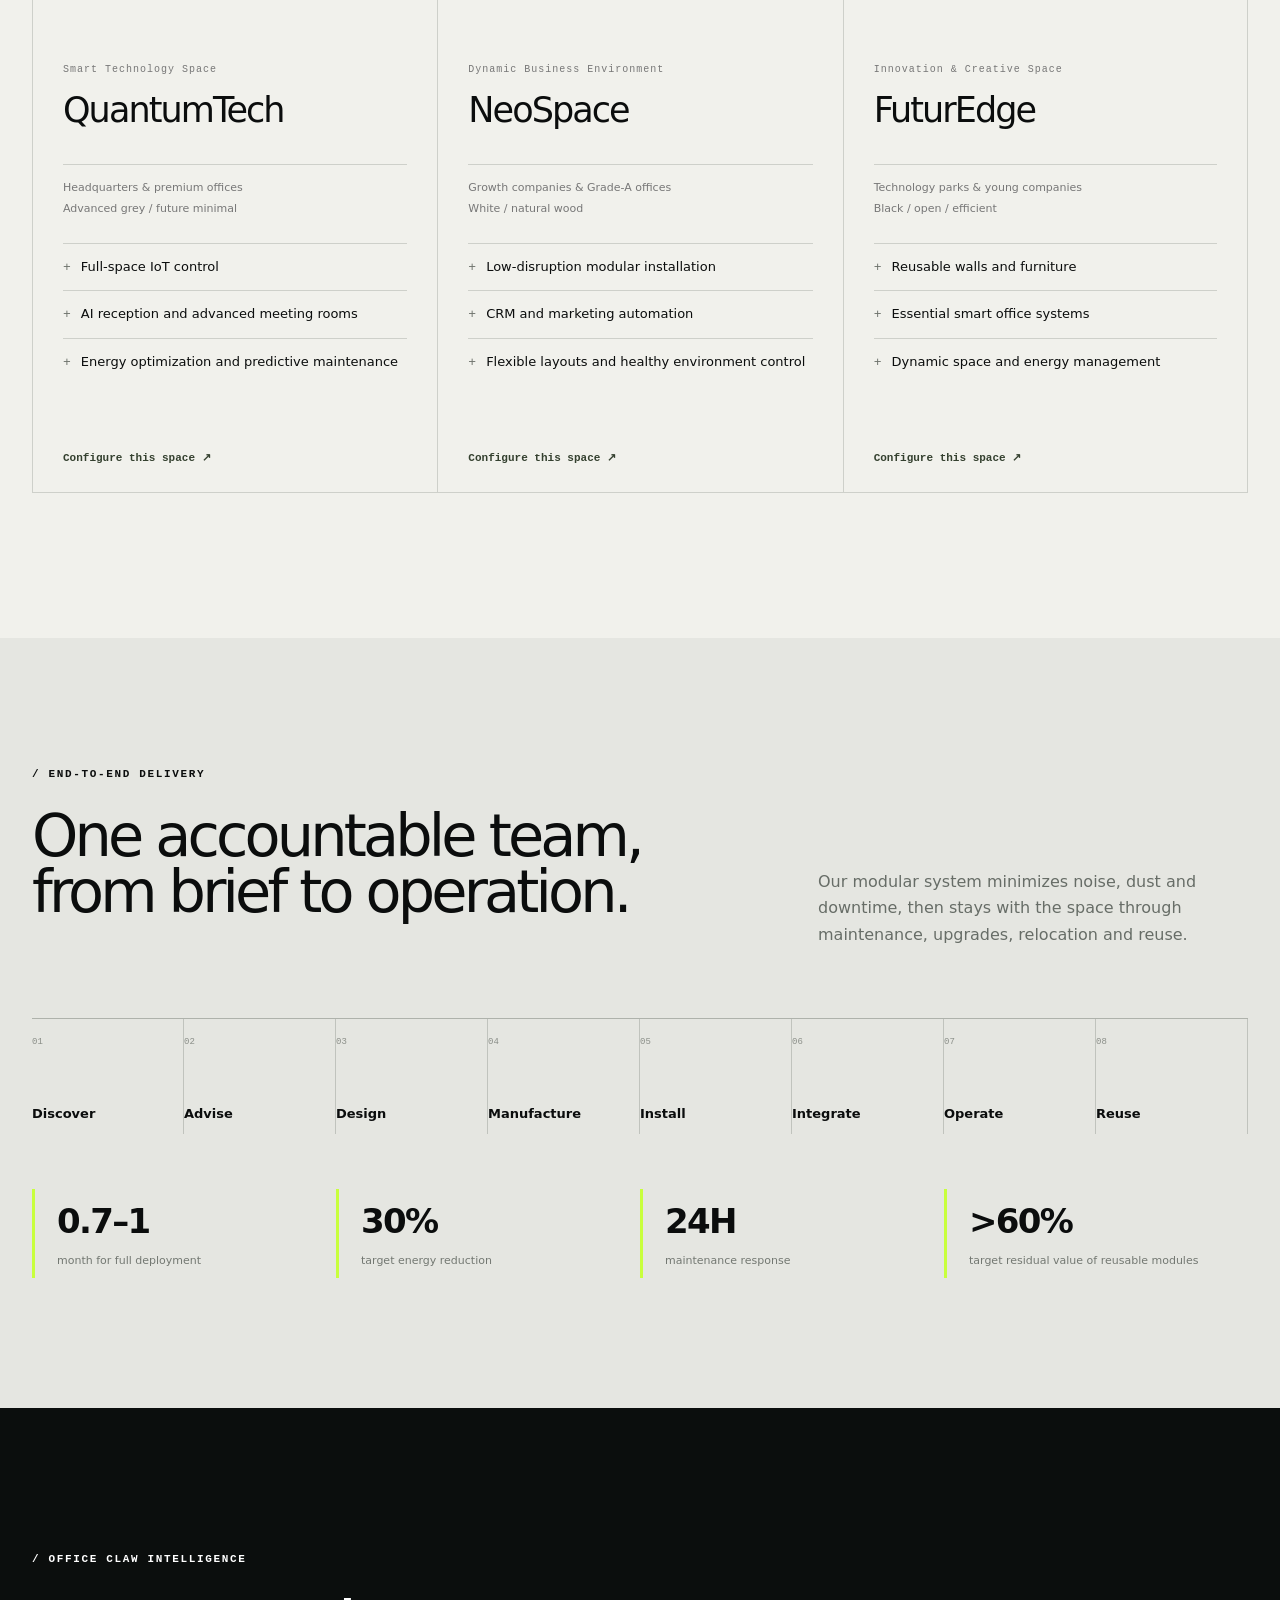
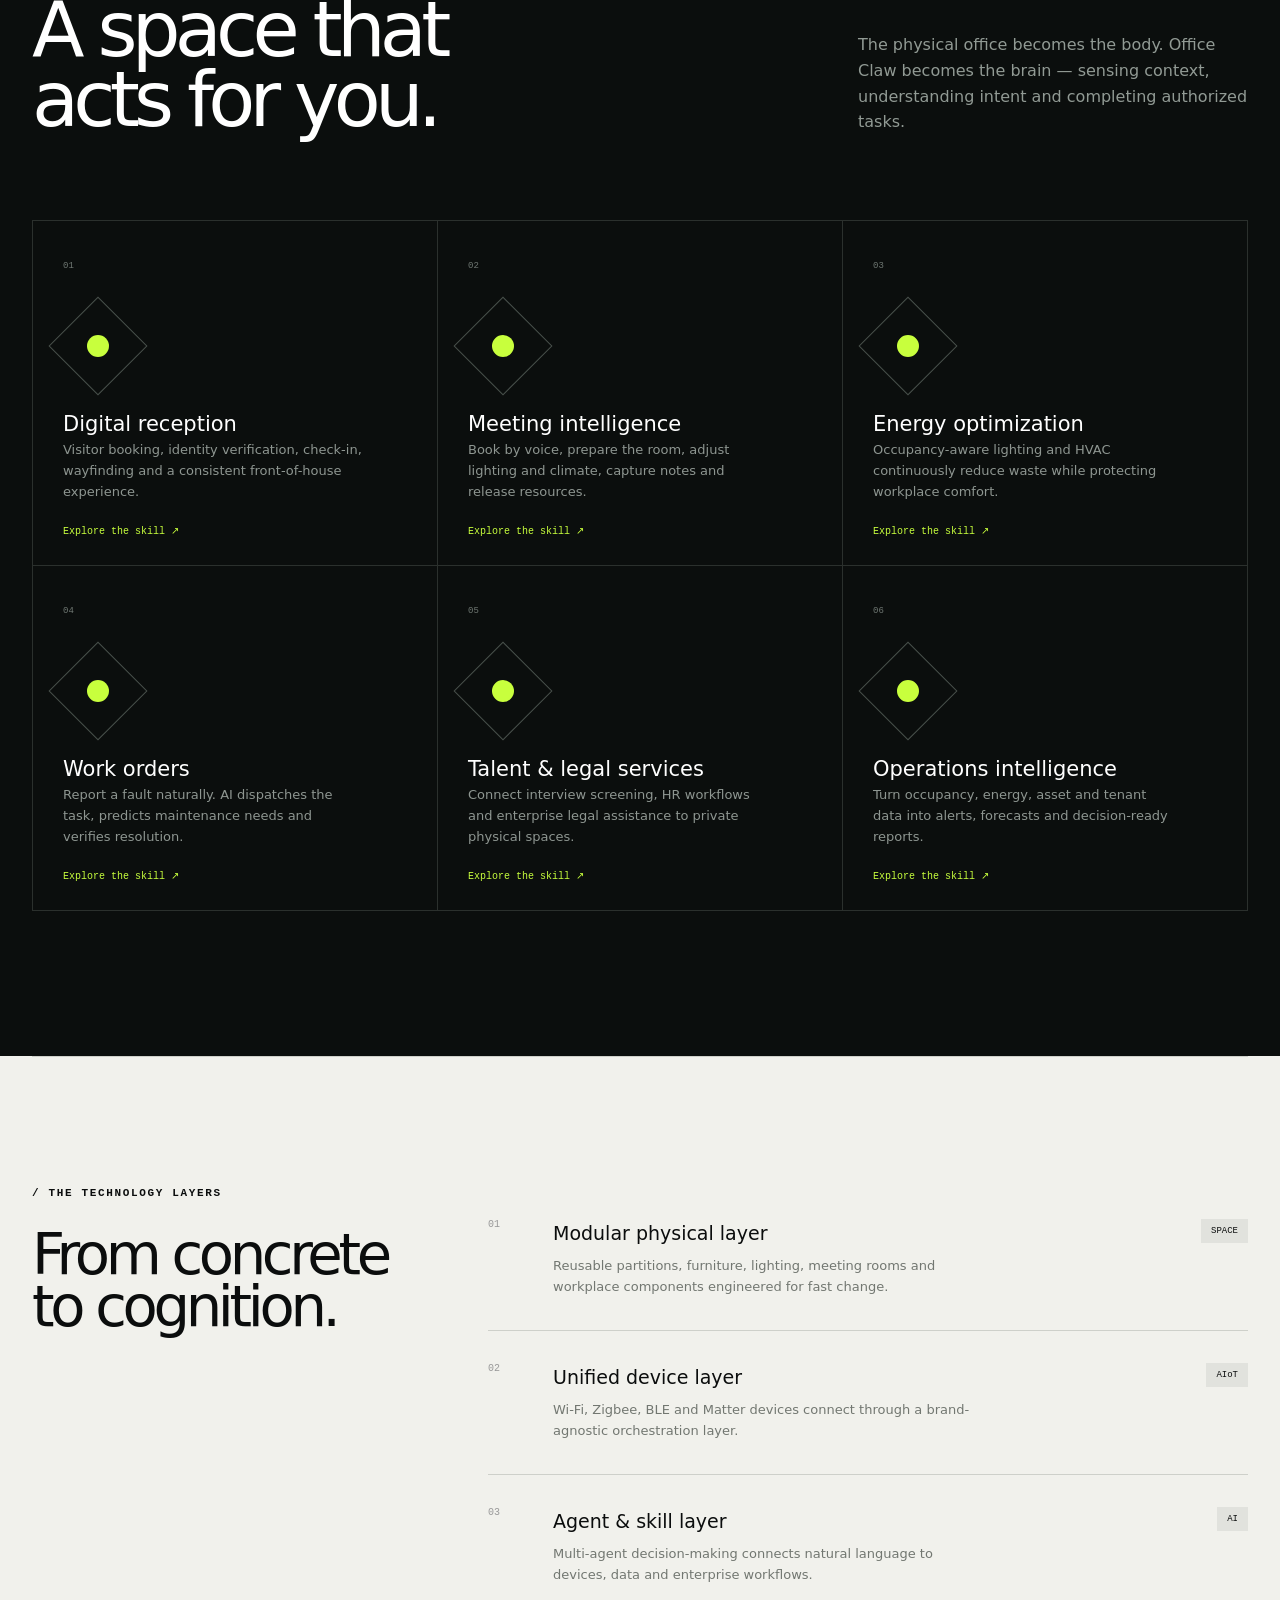
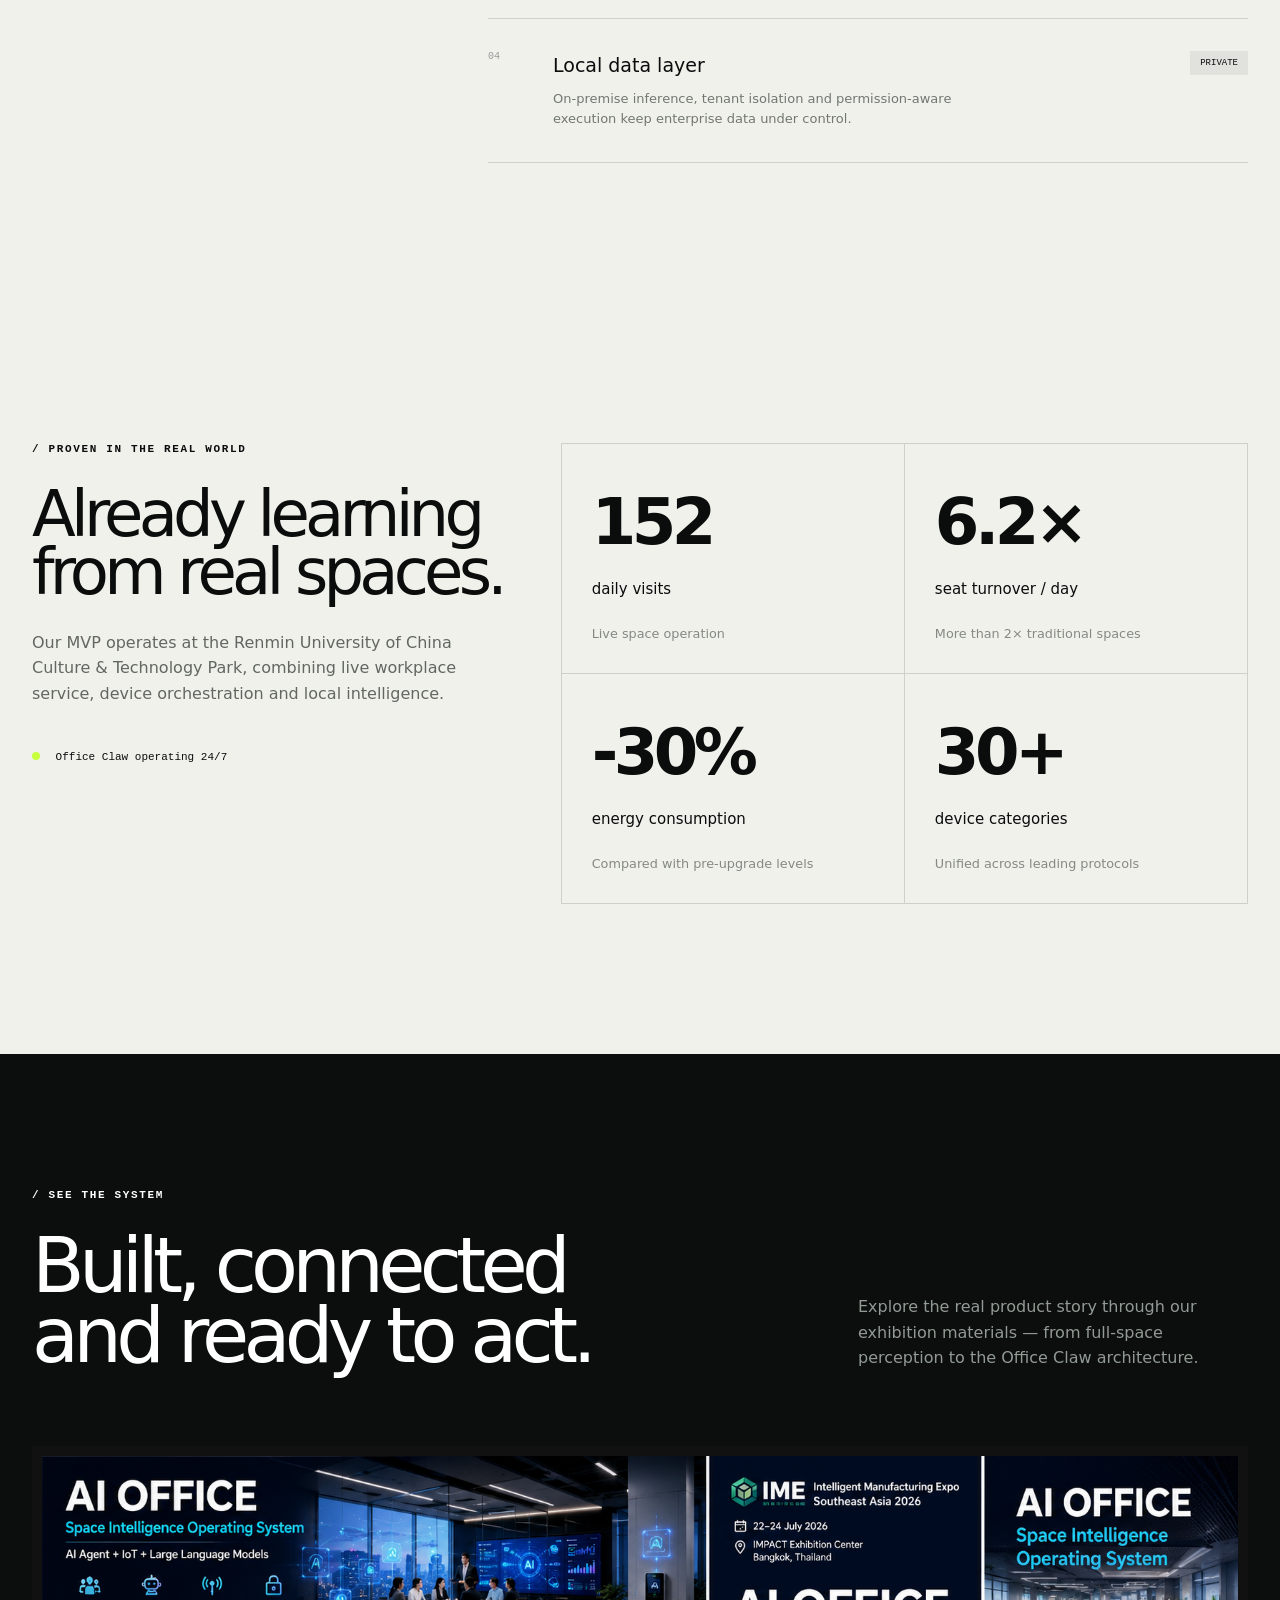
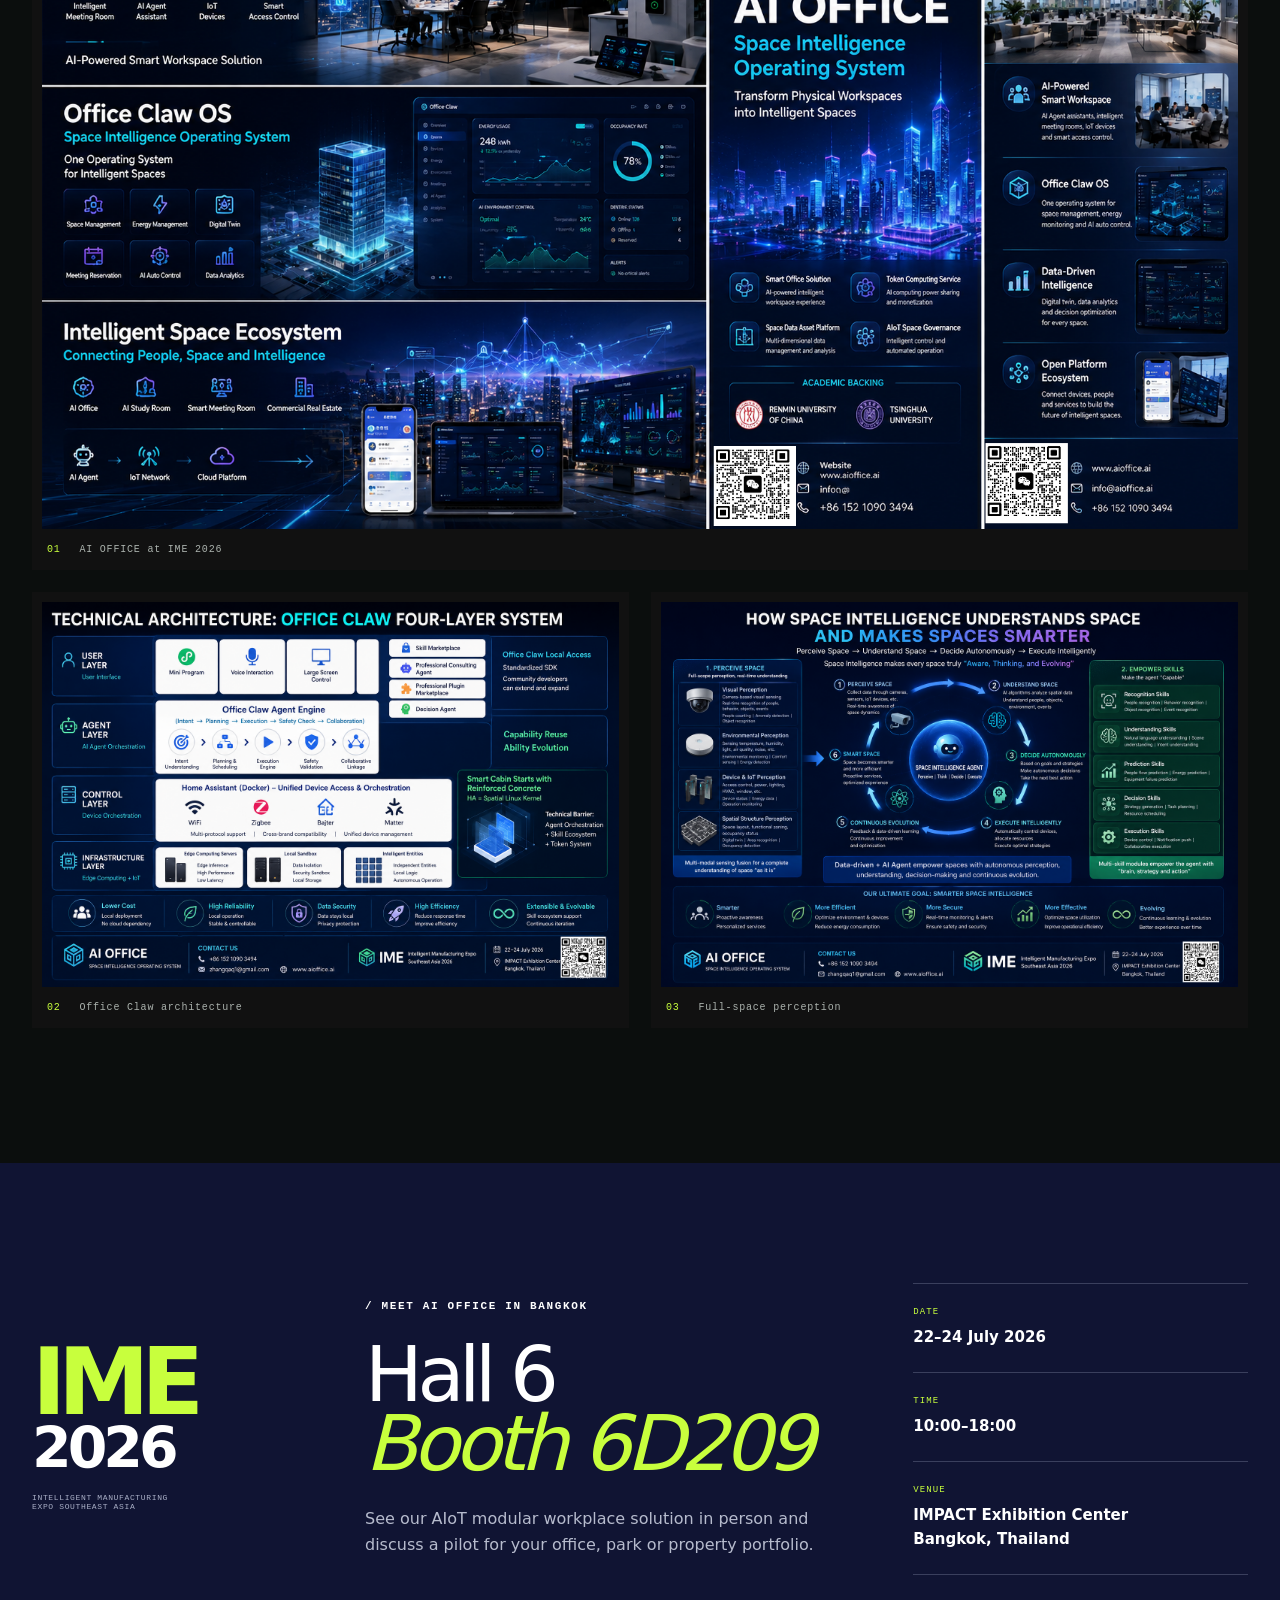
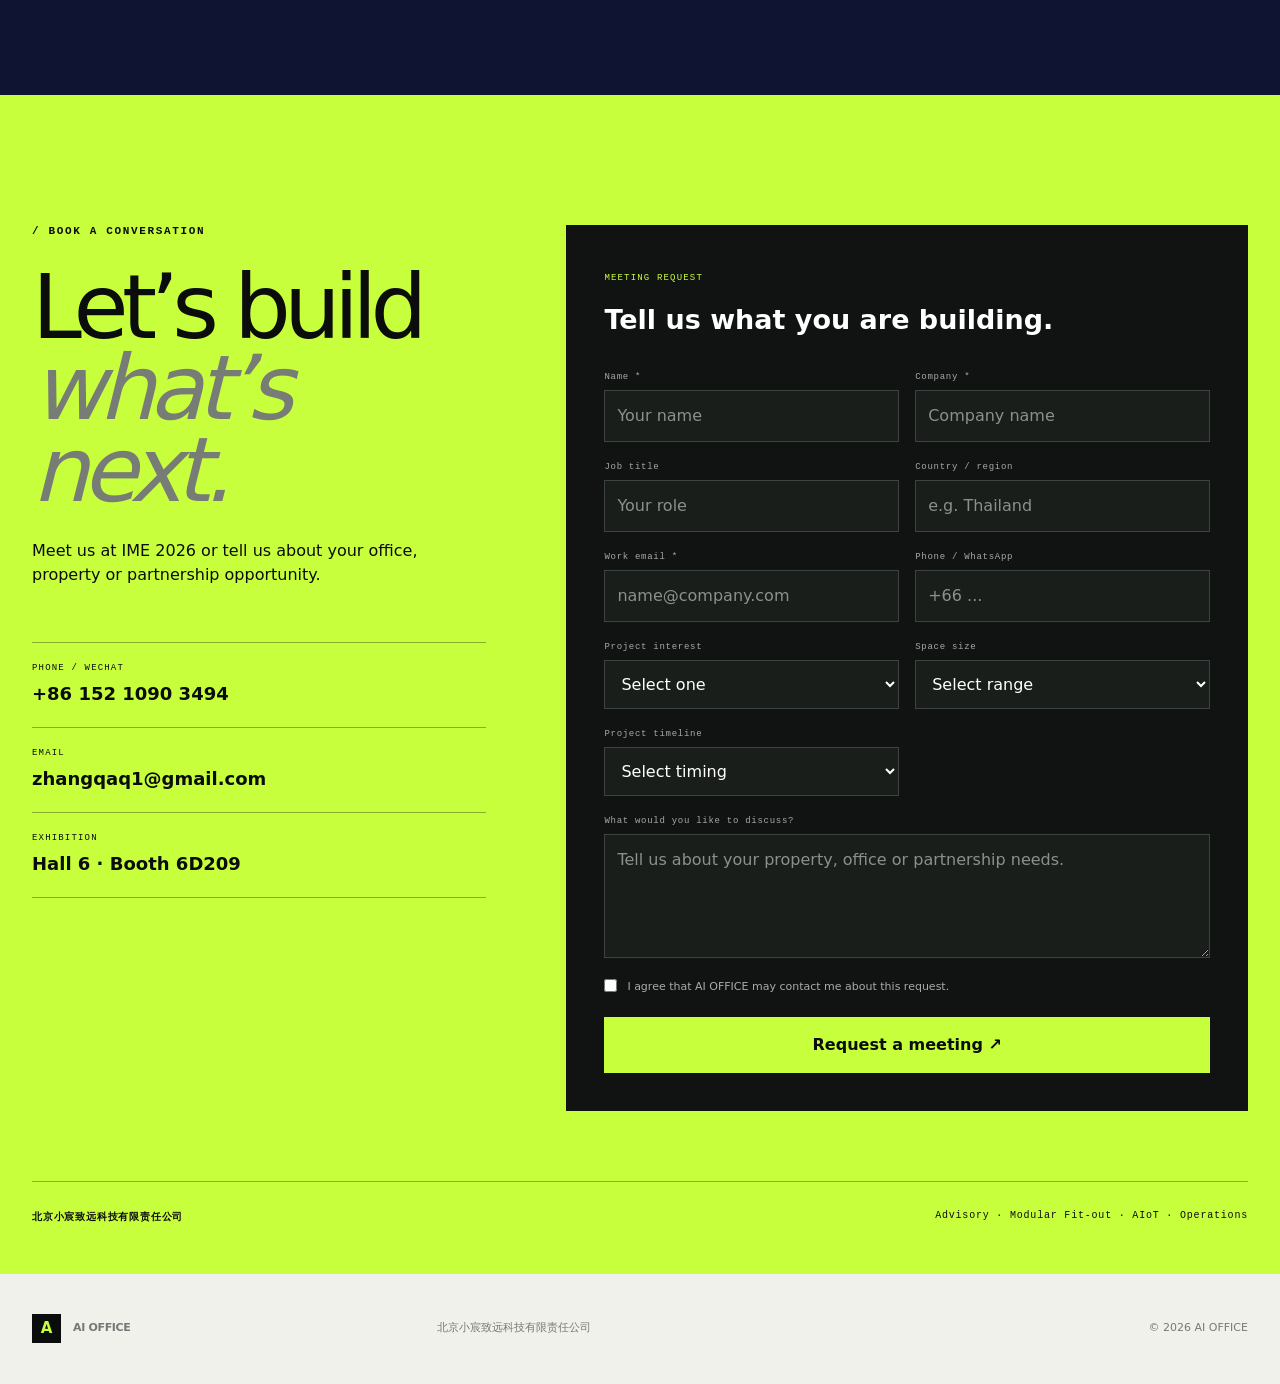
<file: en.html>
<!DOCTYPE html>

<html lang="en">
<head>
<meta charset="utf-8"/>
<meta content="width=device-width, initial-scale=1" name="viewport"/>
<link as="image" href="./poster-aioffice-thailand.png" rel="preload"/>
<link as="image" href="./poster-office-claw.png" rel="preload"/>
<link as="image" href="./poster-perception.png" rel="preload"/>
<link href="./styles.css" rel="stylesheet"/>
<title>AI OFFICE — Agent-Native Spatial Intelligence</title>
<meta content="One-stop AIoT modular workplace solutions: advisory, design, modular fit-out, furniture, intelligent systems and lifecycle operations." name="description"/>
<meta content="AI OFFICE — From empty floor to intelligent office." property="og:title"/>
<meta content="Advisory, modular fit-out, AIoT and operations in one complete workplace solution." property="og:description"/>
<meta content="./og.png" property="og:image"/>
<meta content="1672" property="og:image:width"/>
<meta content="941" property="og:image:height"/>
<meta content="AI OFFICE agent-native spatial intelligence" property="og:image:alt"/>
<meta content="summary_large_image" name="twitter:card"/>
<meta content="AI OFFICE — From empty floor to intelligent office." name="twitter:title"/>
<meta content="Advisory, modular fit-out, AIoT and operations in one complete workplace solution." name="twitter:description"/>
<meta content="./og.png" name="twitter:image"/>
<link href="./favicon.svg" rel="icon"/>

</head>
<body class="__variable_geist_1wvhym6 __variable_geist_mono_0141kzm">
<main>
<nav class="nav shell">
<a aria-label="AI OFFICE home" class="brand" href="#top"><span class="brand-mark">A</span><span>AI OFFICE</span></a>
<div class="navlinks">
<a href="#solution">Solution</a><a href="#spaces">Spaces</a><a href="#intelligence">Intelligence</a><a href="#visit">Visit us</a>
</div>
<a class="demo-link" href="./demo.html?lang=en">Live demo <span>▶</span></a><a class="nav-cta" href="#contact">Meet us in Thailand <span>↗</span></a><div aria-label="Language" class="language-switcher"><a aria-current="page" class="active" href="./en.html">EN</a><a href="./zh.html">中文</a><a href="./th.html">ไทย</a></div>
</nav>
<section class="hero shell" id="top">
<div class="eyebrow">
<span class="pulse"></span> AIoT MODULAR WORKPLACE SOLUTION
        </div>
<h1>From empty floor<br/><em>to intelligent office.</em></h1>
<p class="hero-copy">
          AI OFFICE plans, builds and operates flexible workplaces — combining
          advisory, modular fit-out, furniture, AI agents and IoT into one
          complete service.
        </p>
<div class="hero-actions">
<a class="primary" href="#contact">Discuss your space <span>↗</span></a><a class="text-link" href="#solution">See the full solution <span>↓</span></a>
</div>
<div aria-label="AI OFFICE complete workplace system" class="system-card">
<div class="orbit orbit-one"></div>
<div class="orbit orbit-two"></div>
<div class="core">
<span>ONE-STOP</span><b>AI OFFICE</b><small>SPACE AS A SERVICE</small>
</div>
<div class="node node-a">
<i></i>PHYSICAL SPACE<small>Modular fit-out</small>
</div>
<div class="node node-b">
<i></i>OFFICE CLAW<small>Multi-agent engine</small>
</div>
<div class="node node-c">
<i></i>LIFECYCLE<small>Operate · move · reuse</small>
</div>
<div class="status">
<span>COMPLETE SYSTEM</span><b>Design → Build → Connect → Operate</b>
</div>
</div>
<div class="hero-foot">
<span>ADVISORY</span><span>DESIGN</span><span>MODULAR BUILD</span><span>FURNITURE</span><span>AI + IOT</span><span>MAINTENANCE</span>
</div>
</section>
<section class="statement shell" id="solution">
<p class="section-label">/ ONE PARTNER. THE ENTIRE WORKPLACE.</p>
<h2>Not just software.<br/><span>Not just fit-out.</span></h2>
<p>
          We connect the commercial, physical and digital layers of the
          workplace — so owners lease faster, companies move in sooner and every
          space keeps improving after delivery.
        </p>
</section>
<section class="capabilities shell">
<article class="capability">
<span>01<!-- -->
            ·
            <!-- -->ADVISORY</span>
<h3>Plan</h3>
<p>
            Site selection, market analysis, investment return assessment and
            workplace strategy for owners and occupiers.
          </p>
<div class="cap-line"></div>
</article>
<article class="capability">
<span>02<!-- -->
            ·
            <!-- -->MODULAR FIT-OUT</span>
<h3>Build</h3>
<p>
            AI-assisted design, modular interiors, furniture supply and
            low-disruption construction, delivered as one coordinated system.
          </p>
<div class="cap-line"></div>
</article>
<article class="capability">
<span>03<!-- -->
            ·
            <!-- -->AI + IOT</span>
<h3>Connect</h3>
<p>
            Access, lighting, HVAC, sensors, meeting rooms and business systems
            unified through one intelligent infrastructure.
          </p>
<div class="cap-line"></div>
</article>
<article class="capability">
<span>04<!-- -->
            ·
            <!-- -->LIFECYCLE</span>
<h3>Operate</h3>
<p>
            Finished-office leasing, continuous optimization, 24-hour
            maintenance, upgrades, relocation and component recycling.
          </p>
<div class="cap-line"></div>
</article>
</section>
<section class="stakeholders">
<div class="shell stakeholder-grid">
<div>
<p class="section-label">/ VALUE ON BOTH SIDES</p>
<h2>One solution.<br/>Two winners.</h2>
</div>
<article>
<span>FOR PROPERTY OWNERS</span>
<h3>
              Turn vacant floors into differentiated, lease-ready products.
            </h3>
<ul>
<li>Reduce vacancy and fit-out friction</li>
<li>Upgrade assets without building a technology team</li>
<li>Create recurring service and operating revenue</li>
<li>Gain live visibility into space performance</li>
</ul>
</article>
<article>
<span>FOR GROWTH COMPANIES</span>
<h3>
              Move into a premium office without a heavy upfront commitment.
            </h3>
<ul>
<li>Skip long, complex traditional renovation</li>
<li>Adapt layouts as the team changes</li>
<li>Lower energy and operating costs</li>
<li>Access AI services inside the workplace</li>
</ul>
</article>
</div>
</section>
<section class="spaces shell" id="spaces">
<div class="section-head light-head">
<div>
<p class="section-label">/ THREE WORKPLACE SYSTEMS</p>
<h2>Built around<br/>how you work.</h2>
</div>
<p>
            Three modular product lines cover premium headquarters, dynamic
            growth teams and cost-efficient innovation spaces.
          </p>
</div>
<div class="package-grid">
<article class="package package-0">
<div class="package-top">
<span>0<!-- -->1</span><b>Q</b>
</div>
<p class="package-type">Smart Technology Space</p>
<h3>QuantumTech</h3>
<div class="package-meta">
<span>Headquarters &amp; premium offices</span><span>Advanced grey / future minimal</span>
</div>
<ul>
<li>Full-space IoT control</li>
<li>AI reception and advanced meeting rooms</li>
<li>Energy optimization and predictive maintenance</li>
</ul>
<a href="#contact">Configure this space ↗</a>
</article>
<article class="package package-1">
<div class="package-top">
<span>0<!-- -->2</span><b>N</b>
</div>
<p class="package-type">Dynamic Business Environment</p>
<h3>NeoSpace</h3>
<div class="package-meta">
<span>Growth companies &amp; Grade-A offices</span><span>White / natural wood</span>
</div>
<ul>
<li>Low-disruption modular installation</li>
<li>CRM and marketing automation</li>
<li>Flexible layouts and healthy environment control</li>
</ul>
<a href="#contact">Configure this space ↗</a>
</article>
<article class="package package-2">
<div class="package-top">
<span>0<!-- -->3</span><b>F</b>
</div>
<p class="package-type">Innovation &amp; Creative Space</p>
<h3>FuturEdge</h3>
<div class="package-meta">
<span>Technology parks &amp; young companies</span><span>Black / open / efficient</span>
</div>
<ul>
<li>Reusable walls and furniture</li>
<li>Essential smart office systems</li>
<li>Dynamic space and energy management</li>
</ul>
<a href="#contact">Configure this space ↗</a>
</article>
</div>
</section>
<section class="process-section">
<div class="shell">
<p class="section-label">/ END-TO-END DELIVERY</p>
<div class="process-title">
<h2>One accountable team,<br/>from brief to operation.</h2>
<p>
              Our modular system minimizes noise, dust and downtime, then stays
              with the space through maintenance, upgrades, relocation and
              reuse.
            </p>
</div>
<div class="process">
<div><span>01</span><b>Discover</b></div>
<div><span>02</span><b>Advise</b></div>
<div><span>03</span><b>Design</b></div>
<div><span>04</span><b>Manufacture</b></div>
<div><span>05</span><b>Install</b></div>
<div><span>06</span><b>Integrate</b></div>
<div><span>07</span><b>Operate</b></div>
<div><span>08</span><b>Reuse</b></div>
</div>
<div class="process-stats">
<article>
<strong>0.7–1</strong><span>month for full deployment</span>
</article>
<article>
<strong>30%</strong><span>target energy reduction</span>
</article>
<article>
<strong>24H</strong><span>maintenance response</span>
</article>
<article>
<strong>&gt;60%</strong><span>target residual value of reusable modules</span>
</article>
</div>
</div>
</section>
<section class="dark-section" id="intelligence">
<div class="shell">
<div class="section-head">
<div>
<p class="section-label">/ OFFICE CLAW INTELLIGENCE</p>
<h2>A space that<br/>acts for you.</h2>
</div>
<p>
              The physical office becomes the body. Office Claw becomes the
              brain — sensing context, understanding intent and completing
              authorized tasks.
            </p>
</div>
<div class="skills-grid">
<article>
<span>0<!-- -->1</span>
<div class="skill-icon"><b></b></div>
<h3>Digital reception</h3>
<p>
                Visitor booking, identity verification, check-in, wayfinding and
                a consistent front-of-house experience.
              </p>
<a href="#contact">Explore the skill ↗</a>
</article>
<article>
<span>0<!-- -->2</span>
<div class="skill-icon"><b></b></div>
<h3>Meeting intelligence</h3>
<p>
                Book by voice, prepare the room, adjust lighting and climate,
                capture notes and release resources.
              </p>
<a href="#contact">Explore the skill ↗</a>
</article>
<article>
<span>0<!-- -->3</span>
<div class="skill-icon"><b></b></div>
<h3>Energy optimization</h3>
<p>
                Occupancy-aware lighting and HVAC continuously reduce waste
                while protecting workplace comfort.
              </p>
<a href="#contact">Explore the skill ↗</a>
</article>
<article>
<span>0<!-- -->4</span>
<div class="skill-icon"><b></b></div>
<h3>Work orders</h3>
<p>
                Report a fault naturally. AI dispatches the task, predicts
                maintenance needs and verifies resolution.
              </p>
<a href="#contact">Explore the skill ↗</a>
</article>
<article>
<span>0<!-- -->5</span>
<div class="skill-icon"><b></b></div>
<h3>Talent &amp; legal services</h3>
<p>
                Connect interview screening, HR workflows and enterprise legal
                assistance to private physical spaces.
              </p>
<a href="#contact">Explore the skill ↗</a>
</article>
<article>
<span>0<!-- -->6</span>
<div class="skill-icon"><b></b></div>
<h3>Operations intelligence</h3>
<p>
                Turn occupancy, energy, asset and tenant data into alerts,
                forecasts and decision-ready reports.
              </p>
<a href="#contact">Explore the skill ↗</a>
</article>
</div>
</div>
</section>
<section class="architecture shell">
<div class="arch-title">
<p class="section-label">/ THE TECHNOLOGY LAYERS</p>
<h2>From concrete<br/>to cognition.</h2>
</div>
<div class="arch-list">
<article>
<span>01</span>
<div>
<h3>Modular physical layer</h3>
<p>
                Reusable partitions, furniture, lighting, meeting rooms and
                workplace components engineered for fast change.
              </p>
</div>
<b>SPACE</b>
</article>
<article>
<span>02</span>
<div>
<h3>Unified device layer</h3>
<p>
                Wi-Fi, Zigbee, BLE and Matter devices connect through a
                brand-agnostic orchestration layer.
              </p>
</div>
<b>AIoT</b>
</article>
<article>
<span>03</span>
<div>
<h3>Agent &amp; skill layer</h3>
<p>
                Multi-agent decision-making connects natural language to
                devices, data and enterprise workflows.
              </p>
</div>
<b>AI</b>
</article>
<article>
<span>04</span>
<div>
<h3>Local data layer</h3>
<p>
                On-premise inference, tenant isolation and permission-aware
                execution keep enterprise data under control.
              </p>
</div>
<b>PRIVATE</b>
</article>
</div>
</section>
<section class="proof shell" id="proof">
<div class="proof-copy">
<p class="section-label">/ PROVEN IN THE REAL WORLD</p>
<h2>Already learning<br/>from real spaces.</h2>
<p>
            Our MVP operates at the Renmin University of China Culture &amp;
            Technology Park, combining live workplace service, device
            orchestration and local intelligence.
          </p>
<div class="proof-tag"><i></i> Office Claw operating 24/7</div>
</div>
<div class="metrics">
<article>
<strong>152</strong><span>daily visits</span><small>Live space operation</small>
</article>
<article>
<strong>6.2×</strong><span>seat turnover / day</span><small>More than 2× traditional spaces</small>
</article>
<article>
<strong>-30%</strong><span>energy consumption</span><small>Compared with pre-upgrade levels</small>
</article>
<article>
<strong>30+</strong><span>device categories</span><small>Unified across leading protocols</small>
</article>
</div>
</section>
<section class="gallery-section">
<div class="shell">
<div class="section-head gallery-head">
<div>
<p class="section-label">/ SEE THE SYSTEM</p>
<h2>Built, connected<br/>and ready to act.</h2>
</div>
<p>
              Explore the real product story through our exhibition materials —
              from full-space perception to the Office Claw architecture.
            </p>
</div>
<div class="poster-grid">
<figure class="poster-wide">
<img alt="AI OFFICE Thailand exhibition poster showing the platform and intelligent space ecosystem" src="./poster-aioffice-thailand.png"/>
<figcaption><span>01</span> AI OFFICE at IME 2026</figcaption>
</figure>
<figure>
<img alt="Office Claw four-layer technical architecture" src="./poster-office-claw.png"/>
<figcaption><span>02</span> Office Claw architecture</figcaption>
</figure>
<figure>
<img alt="How AI OFFICE perceives, understands and acts in a space" src="./poster-perception.png"/>
<figcaption><span>03</span> Full-space perception</figcaption>
</figure>
</div>
</div>
</section>
<section class="event-section" id="visit">
<div class="shell event-grid">
<div class="event-brand">
<span>IME</span><b>2026</b><small>INTELLIGENT MANUFACTURING<br/>EXPO SOUTHEAST ASIA</small>
</div>
<div class="event-main">
<p class="section-label">/ MEET AI OFFICE IN BANGKOK</p>
<h2>Hall 6<br/><em>Booth 6D209</em></h2>
<p>
              See our AIoT modular workplace solution in person and discuss a
              pilot for your office, park or property portfolio.
            </p>
</div>
<div class="event-details">
<article><span>DATE</span><b>22–24 July 2026</b></article>
<article><span>TIME</span><b>10:00–18:00</b></article>
<article>
<span>VENUE</span><b>IMPACT Exhibition Center<br/>Bangkok, Thailand</b>
</article>
</div>
</div>
</section>
<section class="cta" id="contact">
<div class="shell contact-grid">
<div class="contact-copy">
<p class="section-label">/ BOOK A CONVERSATION</p>
<h2>Let’s build<br/><em>what’s next.</em></h2>
<p>
              Meet us at IME 2026 or tell us about your office, property or
              partnership opportunity.
            </p>
<div class="contact-list">
<a href="tel:+8615210903494"><span>PHONE / WECHAT</span><b>+86 152 1090 3494</b></a><a href="mailto:zhangqaq1@gmail.com"><span>EMAIL</span><b>zhangqaq1@gmail.com</b></a>
<div><span>EXHIBITION</span><b>Hall 6 · Booth 6D209</b></div>
</div>
</div>
<form action="https://script.google.com/macros/s/AKfycbzVssS8sANlpl9SMTfeXctpfHjRxsVZWa2W19kspZ9PFJFdESKBpEYVwyYE_vCqDLHiJg/exec" class="lead-form" method="POST">
<div class="form-head">
<span>MEETING REQUEST</span><b>Tell us what you are building.</b>
</div>
<div class="form-grid">
<label><span>Name *</span><input autocomplete="name" name="name" placeholder="Your name" required=""/></label><label><span>Company *</span><input autocomplete="organization" name="company" placeholder="Company name" required=""/></label><label><span>Job title</span><input autocomplete="organization-title" name="role" placeholder="Your role"/></label><label><span>Country / region</span><input autocomplete="country-name" name="country" placeholder="e.g. Thailand"/></label><label><span>Work email *</span><input autocomplete="email" name="email" placeholder="name@company.com" required="" type="email"/></label><label><span>Phone / WhatsApp</span><input autocomplete="tel" name="phone" placeholder="+66 ..." type="tel"/></label><label><span>Project interest</span><select name="interest">
<option disabled="" selected="" value="">Select one</option>
<option>Modular office fit-out</option>
<option>AIoT smart office</option>
<option>Office Claw platform</option>
<option>Property / park partnership</option>
<option>Distribution partnership</option>
<option>Other</option>
</select></label><label><span>Space size</span><select name="spaceSize">
<option disabled="" selected="" value="">Select range</option>
<option>Under 300 m²</option>
<option>300–1,000 m²</option>
<option>1,000–5,000 m²</option>
<option>Over 5,000 m²</option>
<option>Not decided</option>
</select></label><label><span>Project timeline</span><select name="timeline">
<option disabled="" selected="" value="">
                    Select timing
                  </option>
<option>Within 3 months</option>
<option>3–6 months</option>
<option>6–12 months</option>
<option>Over 12 months</option>
<option>Exploring</option>
</select></label><label class="wide"><span>What would you like to discuss?</span><textarea name="message" placeholder="Tell us about your property, office or partnership needs." rows="4"></textarea>
</label>
</div>
<label class="consent"><input name="consent" required="" type="checkbox" value="yes"/><span>I agree that AI OFFICE may contact me about this request.</span></label><button type="submit">Request a meeting ↗</button>
</form>
</div>
<div class="shell cta-meta">
<span>北京小宸致远科技有限责任公司</span><span>Advisory · Modular Fit-out · AIoT · Operations</span>
</div>
</section>
<footer class="shell">
<div class="brand">
<span class="brand-mark">A</span><span>AI OFFICE</span>
</div>
<p>北京小宸致远科技有限责任公司</p>
<p>© 2026 AI OFFICE</p>
</footer>
</main>
<script>
      if (location.search.includes("submitted=1")) {
        const f = document.querySelector(".lead-form");
        if (f) {
          const p = document.createElement("p");
          p.className = "form-success";
          p.textContent = "Thank you. Your request has been sent.";
          f.appendChild(p);
        }
      }
    </script>
</body>
</html>
</file>
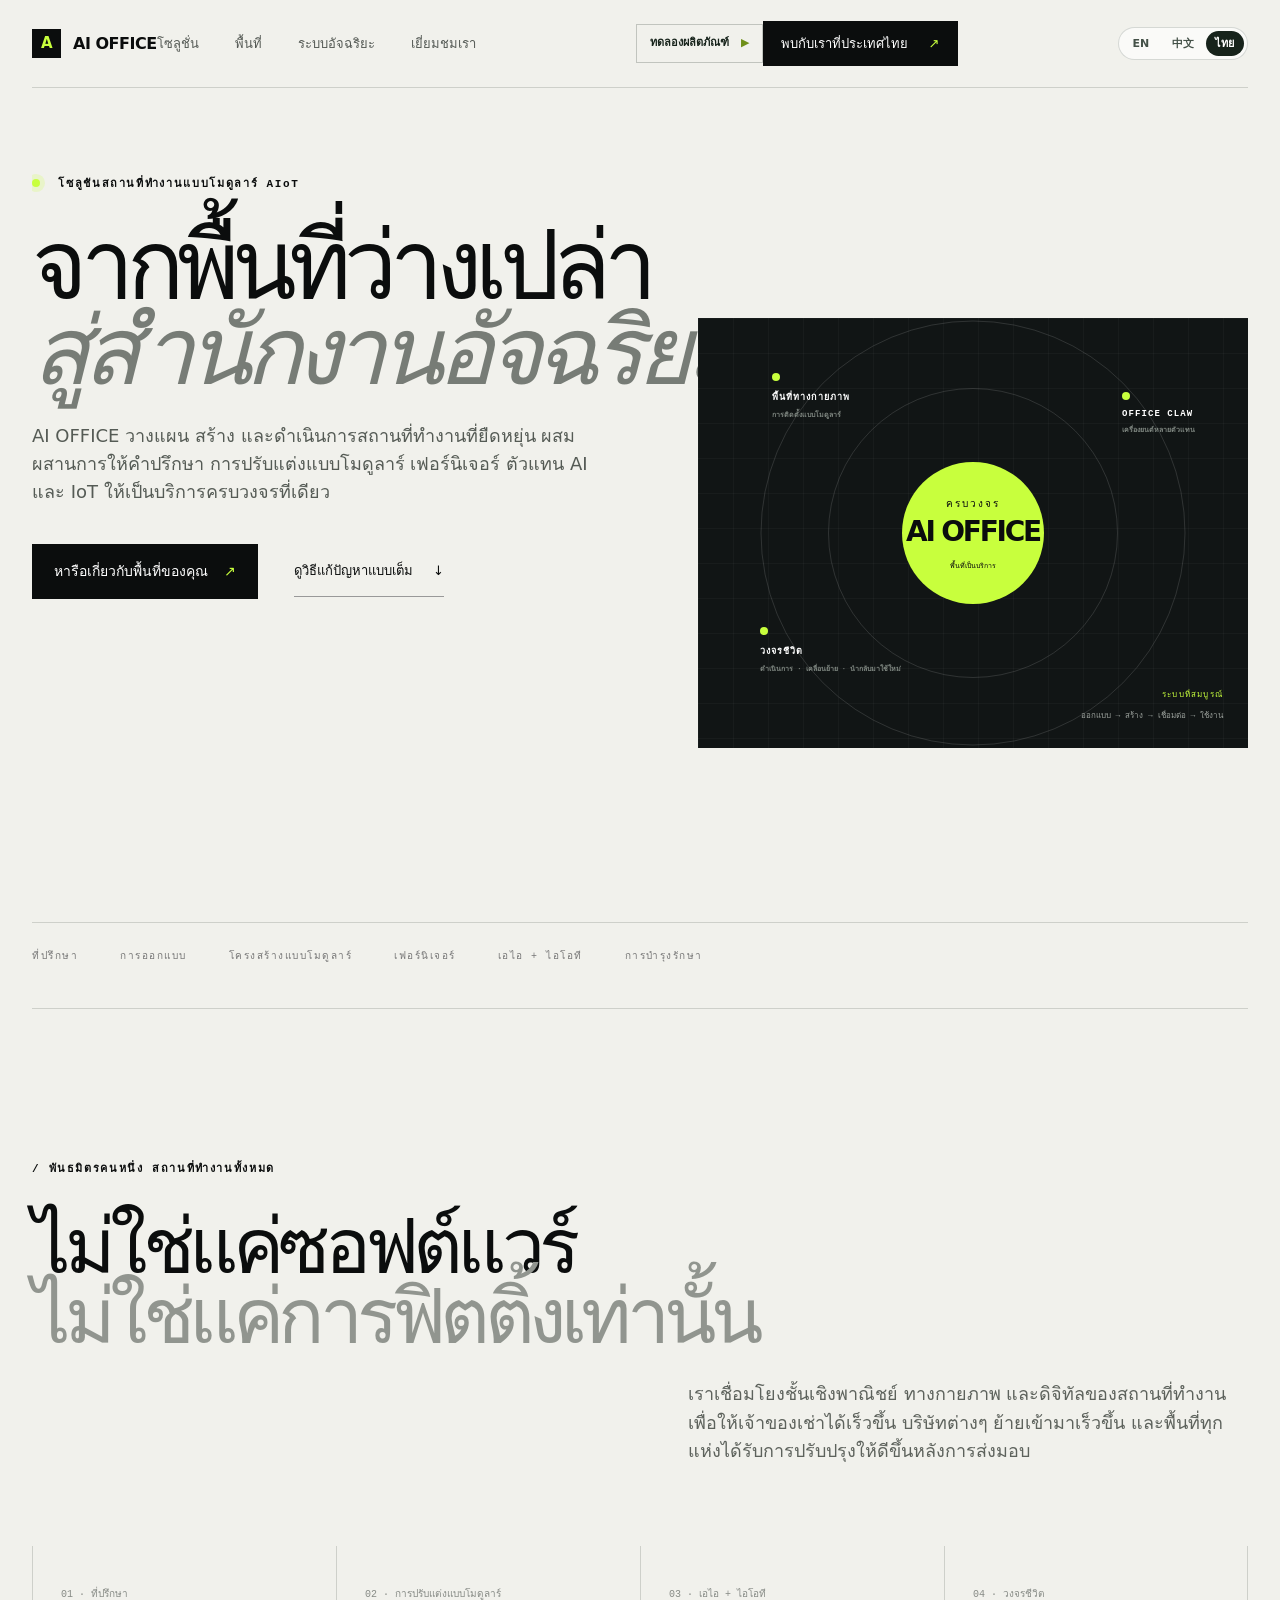
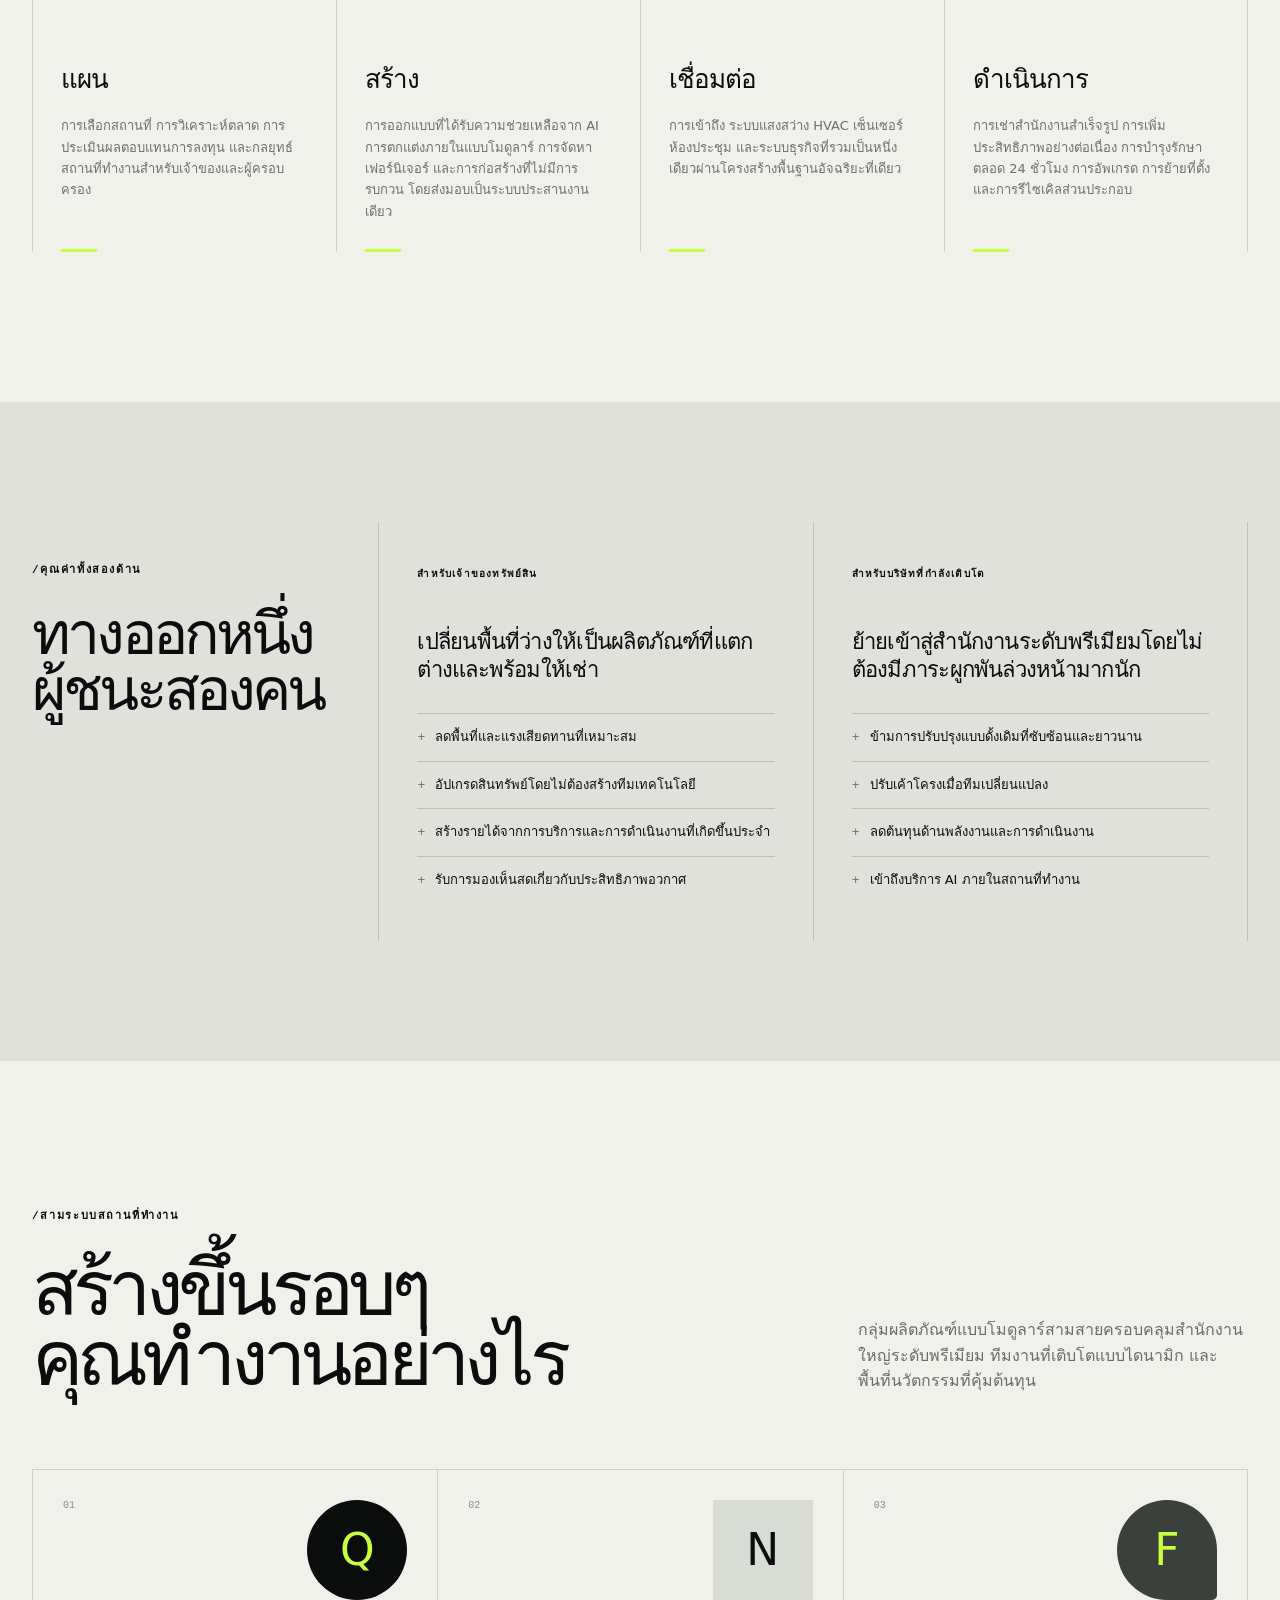
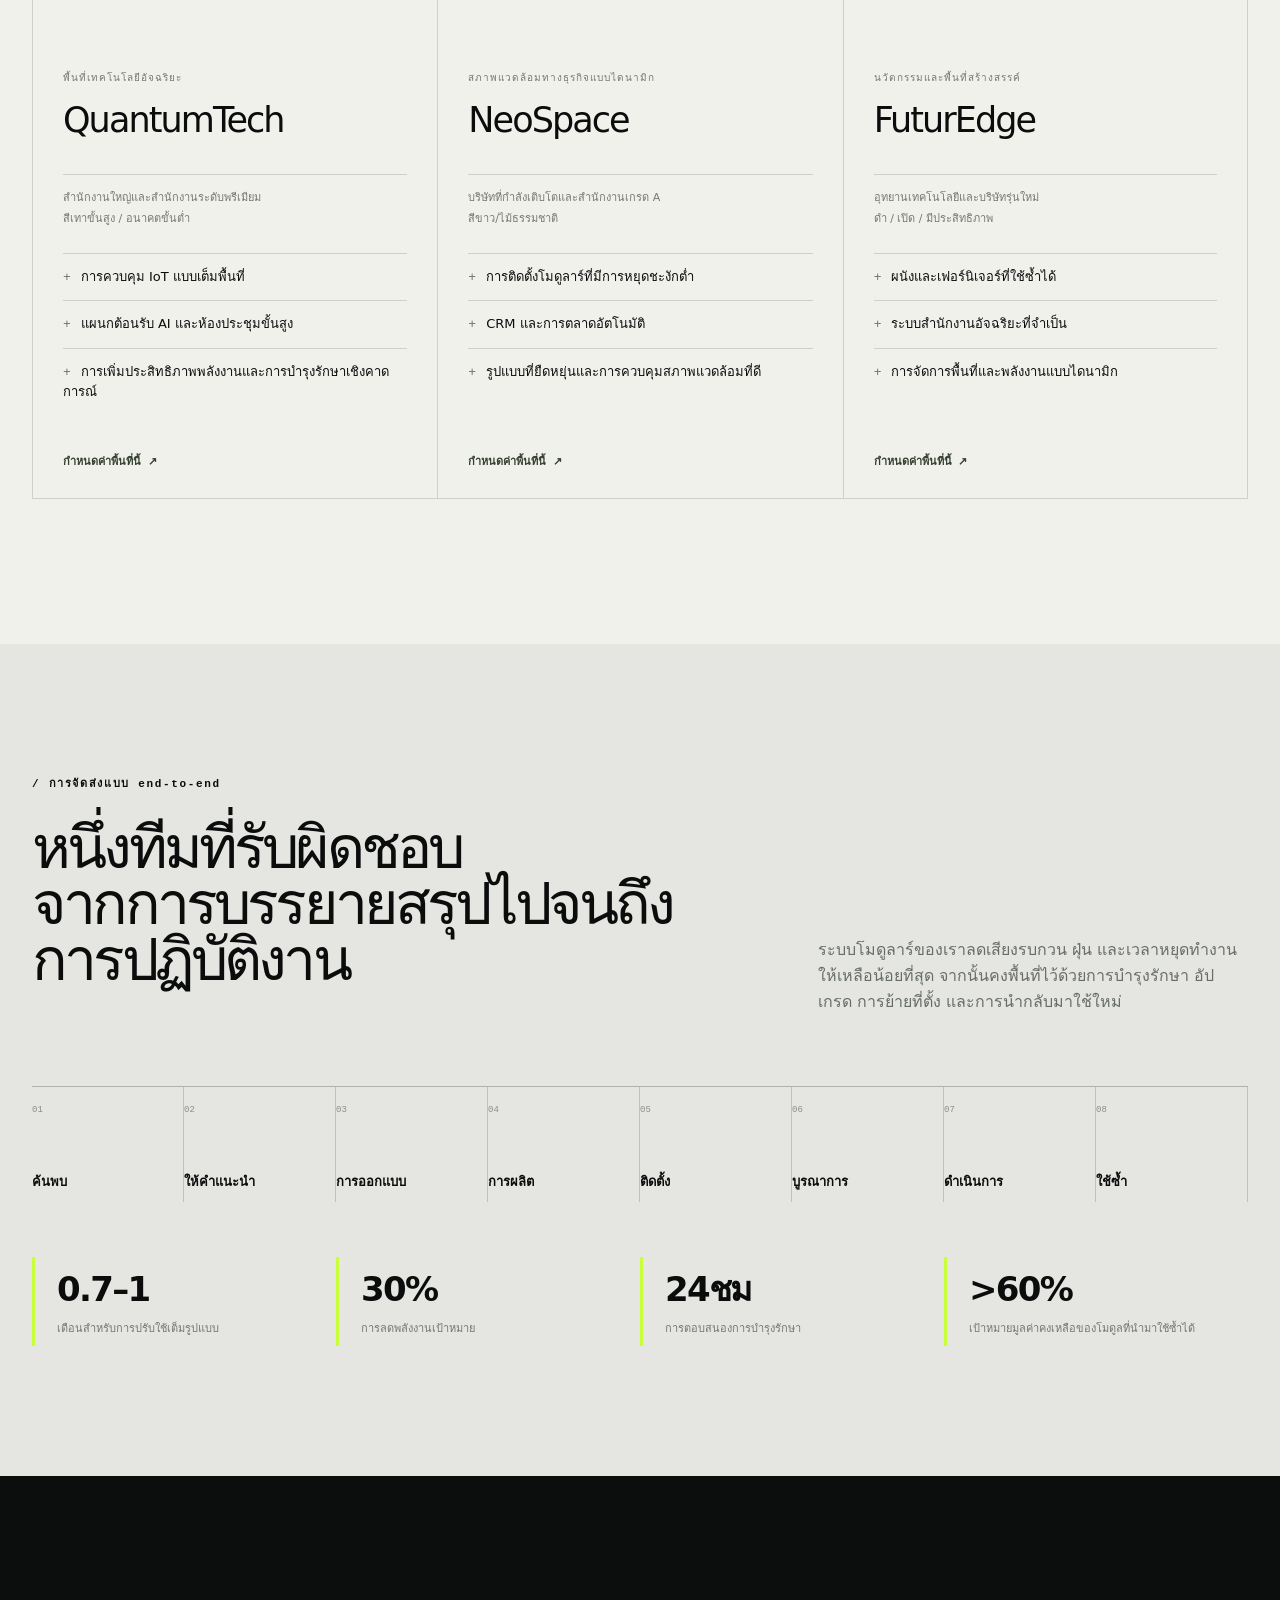
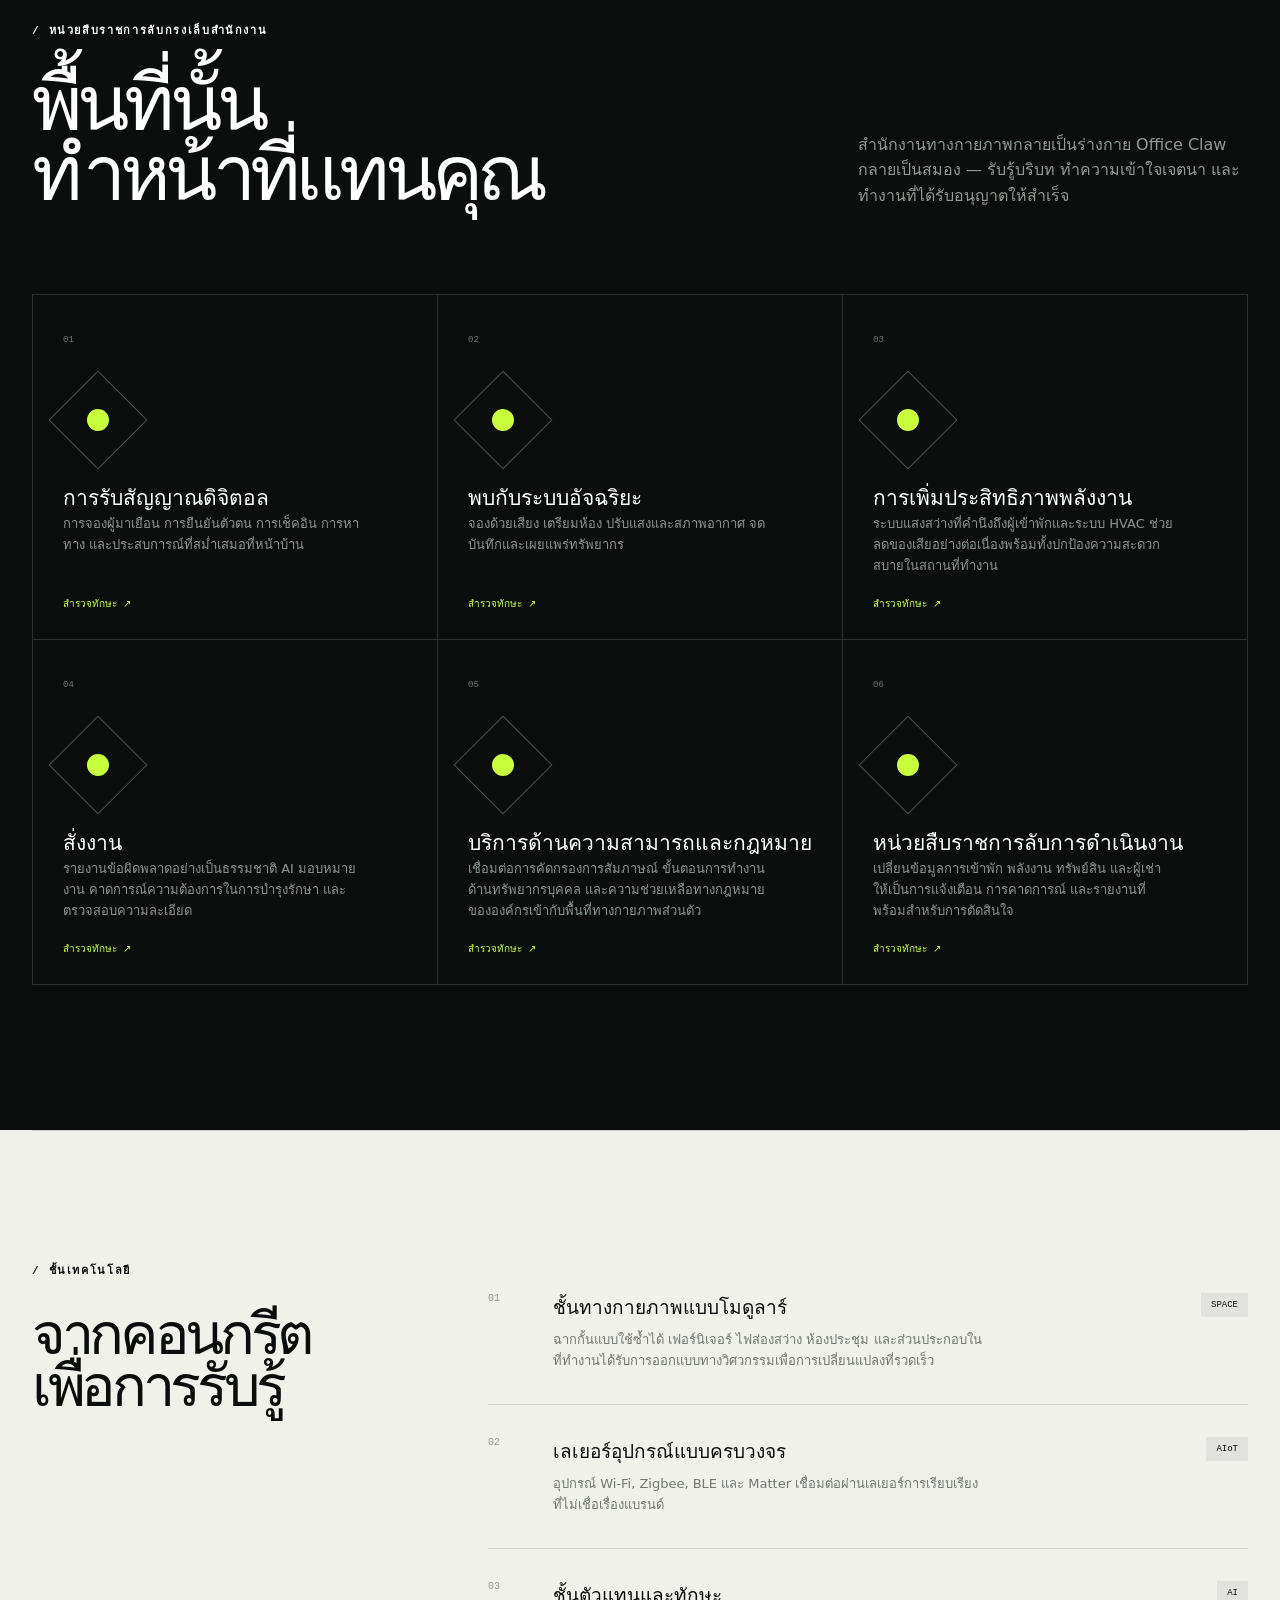
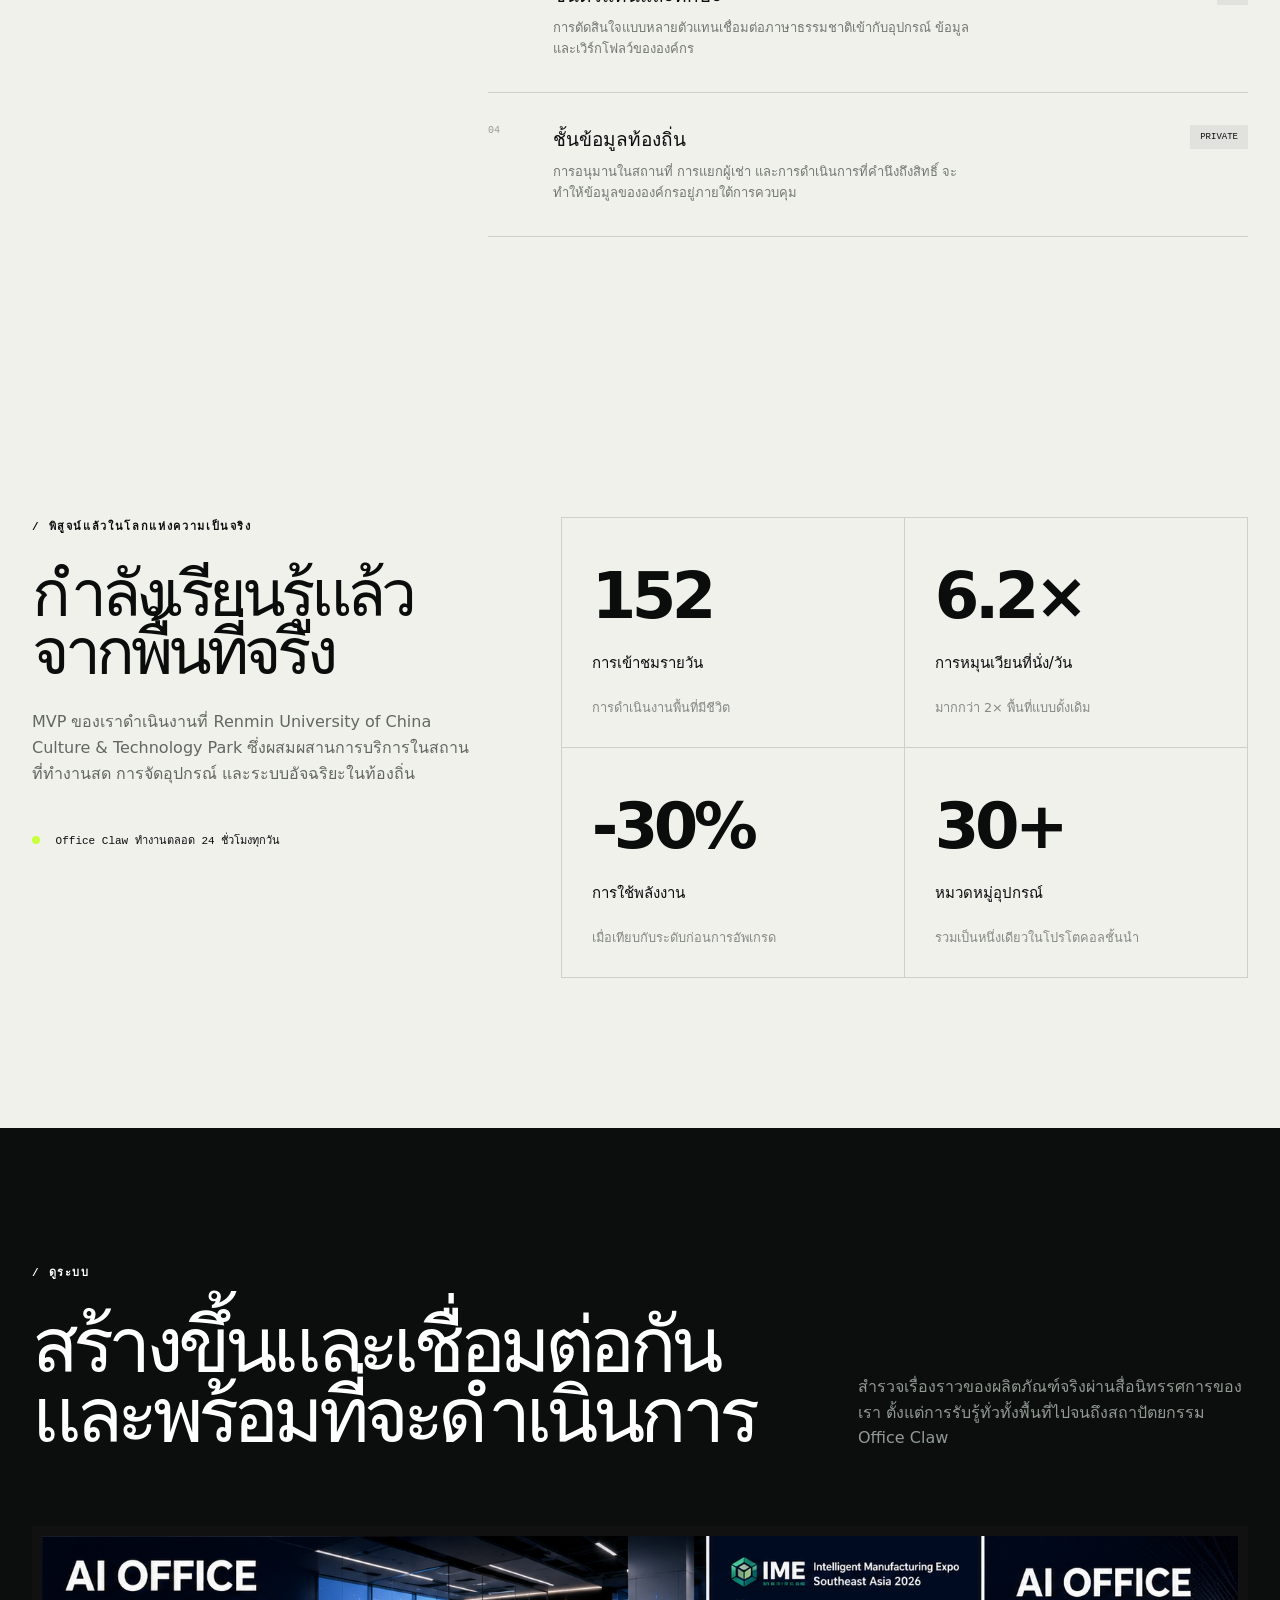
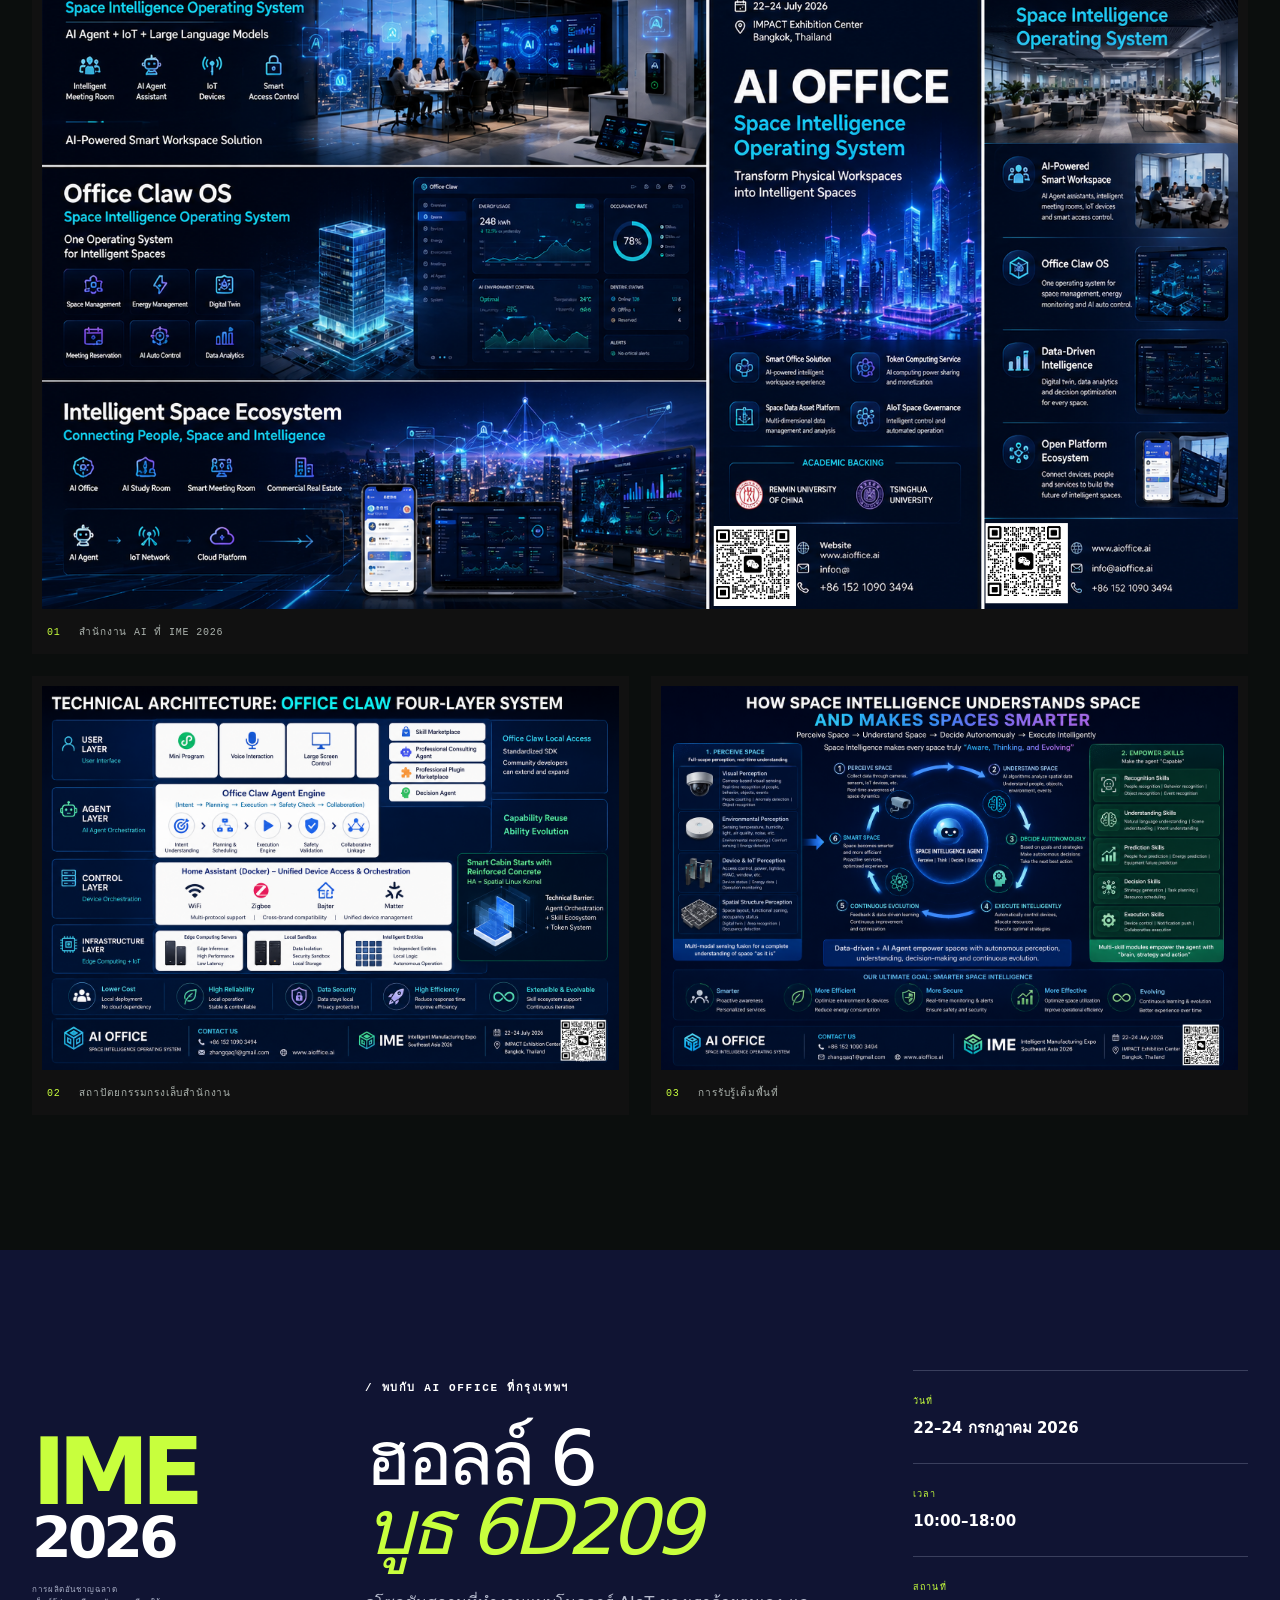
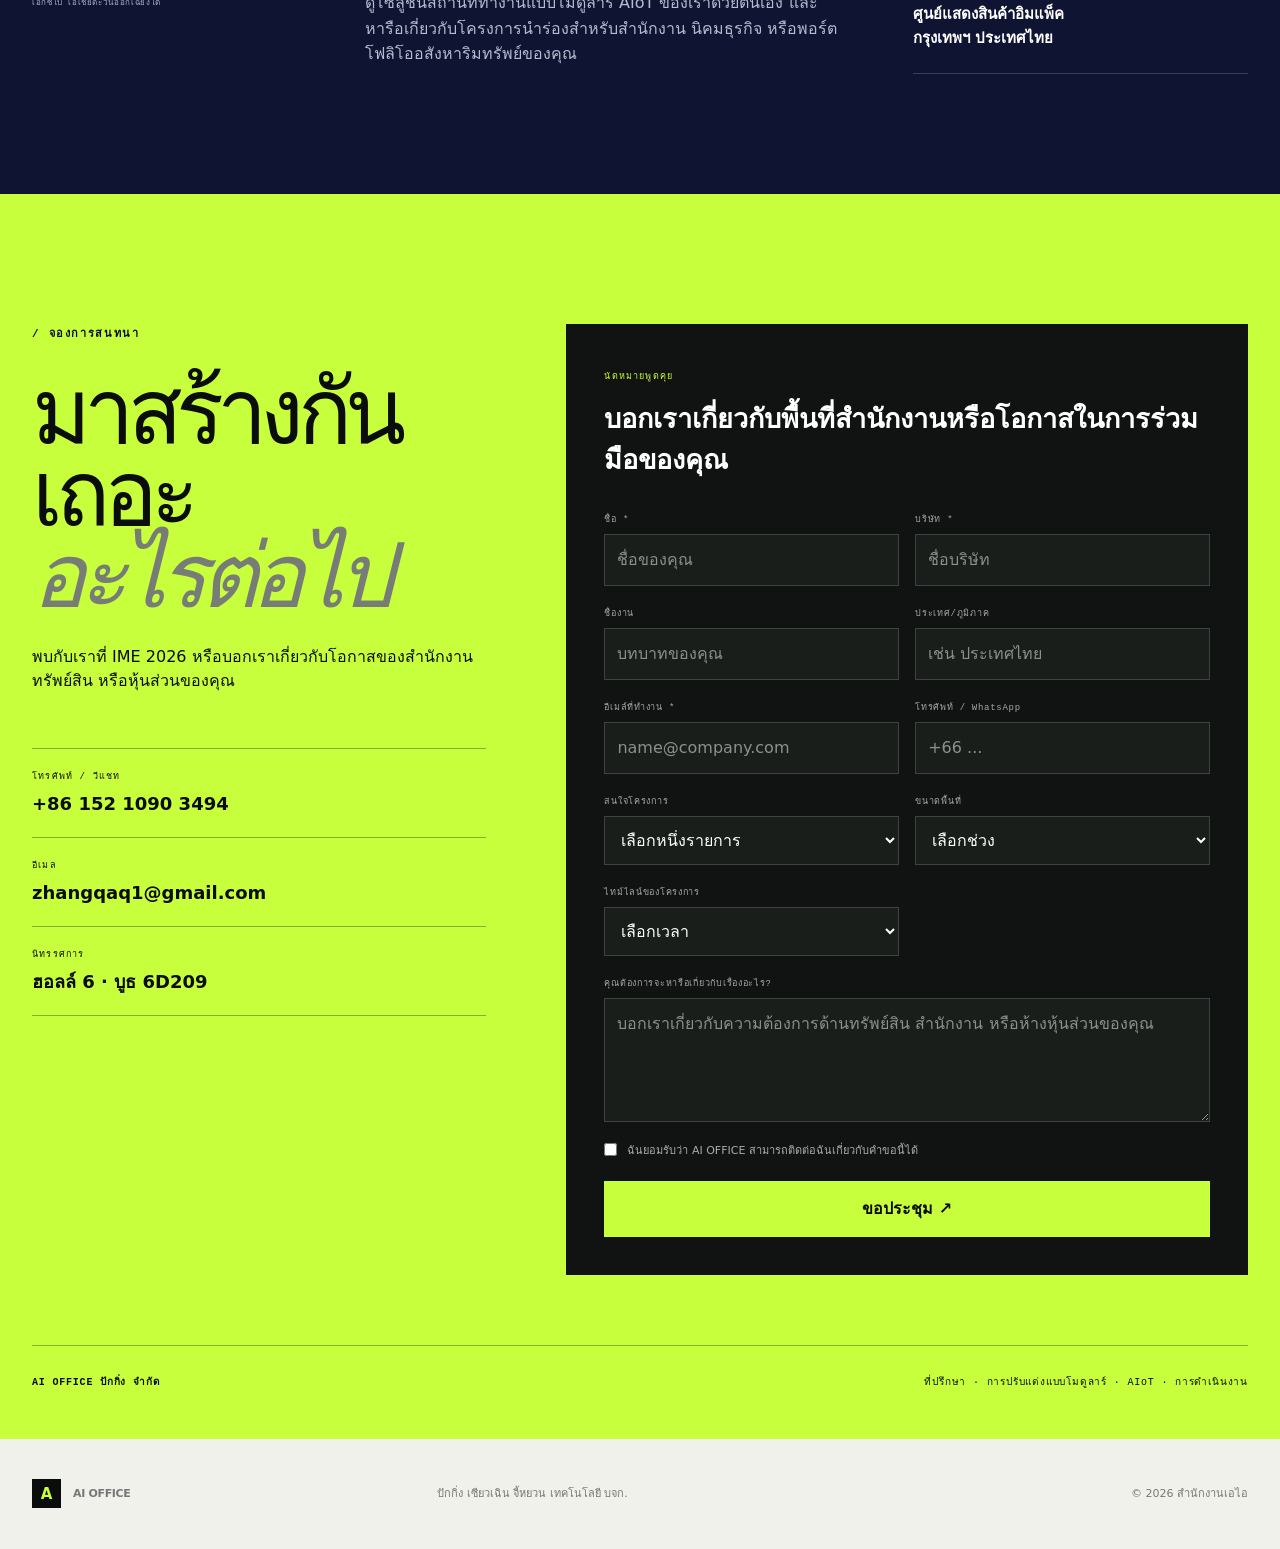
<file: th.html>
<!DOCTYPE html>
<html lang="th">
<head>
<meta charset="utf-8"/>
<meta content="width=device-width, initial-scale=1" name="viewport"/>
<link as="image" href="./poster-aioffice-thailand.png" rel="preload"/>
<link as="image" href="./poster-office-claw.png" rel="preload"/>
<link as="image" href="./poster-perception.png" rel="preload"/>
<link href="./styles.css" rel="stylesheet"/>
<title>AI OFFICE — โซลูชันสำนักงานโมดูลาร์ AIoT แบบครบวงจร</title>
<meta content="One-stop AIoT modular workplace solutions: advisory, design, modular fit-out, furniture, intelligent systems and lifecycle operations." name="description"/>
<meta content="AI OFFICE — From empty floor to intelligent office." property="og:title"/>
<meta content="Advisory, modular fit-out, AIoT and operations in one complete workplace solution." property="og:description"/>
<meta content="./og.png" property="og:image"/>
<meta content="1672" property="og:image:width"/>
<meta content="941" property="og:image:height"/>
<meta content="AI OFFICE agent-native spatial intelligence" property="og:image:alt"/>
<meta content="summary_large_image" name="twitter:card"/>
<meta content="AI OFFICE — From empty floor to intelligent office." name="twitter:title"/>
<meta content="Advisory, modular fit-out, AIoT and operations in one complete workplace solution." name="twitter:description"/>
<meta content="./og.png" name="twitter:image"/>
<link href="./favicon.svg" rel="icon"/>

</head>
<body class="__variable_geist_1wvhym6 __variable_geist_mono_0141kzm">
<main>
<nav class="nav shell">
<a aria-label="บ้านสำนักงานเอไอ" class="brand" href="#top"><span class="brand-mark">A</span><span>AI OFFICE</span></a>
<div class="navlinks">
<a href="#solution">โซลูชั่น</a><a href="#spaces">พื้นที่</a><a href="#intelligence">ระบบอัจฉริยะ</a><a href="#visit">เยี่ยมชมเรา</a>
</div>
<a class="demo-link" href="./demo.html?lang=th">ทดลองผลิตภัณฑ์ <span>▶</span></a><a class="nav-cta" href="#contact">พบกับเราที่ประเทศไทย <span>↗</span></a><div aria-label="ภาษา" class="language-switcher"><a href="./en.html">EN</a><a href="./zh.html">中文</a><a aria-current="page" class="active" href="./th.html">ไทย</a></div>
</nav>
<section class="hero shell" id="top">
<div class="eyebrow">
<span class="pulse"></span> โซลูชันสถานที่ทำงานแบบโมดูลาร์ AIoT
        </div>
<h1>จากพื้นที่ว่างเปล่า<br/><em>สู่สำนักงานอัจฉริยะ</em></h1>
<p class="hero-copy">
          AI OFFICE วางแผน สร้าง และดำเนินการสถานที่ทำงานที่ยืดหยุ่น ผสมผสานการให้คำปรึกษา การปรับแต่งแบบโมดูลาร์ เฟอร์นิเจอร์ ตัวแทน AI และ IoT ให้เป็นบริการครบวงจรที่เดียว
        </p>
<div class="hero-actions">
<a class="primary" href="#contact">หารือเกี่ยวกับพื้นที่ของคุณ <span>↗</span></a><a class="text-link" href="#solution">ดูวิธีแก้ปัญหาแบบเต็ม <span>↓</span></a>
</div>
<div aria-label="AI OFFICE ระบบสถานที่ทำงานครบวงจร" class="system-card">
<div class="orbit orbit-one"></div>
<div class="orbit orbit-two"></div>
<div class="core">
<span>ครบวงจร</span><b>AI OFFICE</b><small>พื้นที่เป็นบริการ</small>
</div>
<div class="node node-a">
<i></i>พื้นที่ทางกายภาพ<small>การติดตั้งแบบโมดูลาร์</small>
</div>
<div class="node node-b">
<i></i>OFFICE CLAW<small>เครื่องยนต์หลายตัวแทน</small>
</div>
<div class="node node-c">
<i></i>วงจรชีวิต<small>ดำเนินการ · เคลื่อนย้าย · นำกลับมาใช้ใหม่</small>
</div>
<div class="status">
<span>ระบบที่สมบูรณ์</span><b>ออกแบบ → สร้าง → เชื่อมต่อ → ใช้งาน</b>
</div>
</div>
<div class="hero-foot">
<span>ที่ปรึกษา</span><span>การออกแบบ</span><span>โครงสร้างแบบโมดูลาร์</span><span>เฟอร์นิเจอร์</span><span>เอไอ + ไอโอที</span><span>การบำรุงรักษา</span>
</div>
</section>
<section class="statement shell" id="solution">
<p class="section-label">/ พันธมิตรคนหนึ่ง สถานที่ทำงานทั้งหมด</p>
<h2>ไม่ใช่แค่ซอฟต์แวร์<br/><span>ไม่ใช่แค่การฟิตติ้งเท่านั้น</span></h2>
<p>
          เราเชื่อมโยงชั้นเชิงพาณิชย์ ทางกายภาพ และดิจิทัลของสถานที่ทำงาน เพื่อให้เจ้าของเช่าได้เร็วขึ้น บริษัทต่างๆ ย้ายเข้ามาเร็วขึ้น และพื้นที่ทุกแห่งได้รับการปรับปรุงให้ดีขึ้นหลังการส่งมอบ
        </p>
</section>
<section class="capabilities shell">
<article class="capability">
<span>01<!-- -->
            ·
            <!-- -->ที่ปรึกษา</span>
<h3>แผน</h3>
<p>
            การเลือกสถานที่ การวิเคราะห์ตลาด การประเมินผลตอบแทนการลงทุน และกลยุทธ์สถานที่ทำงานสำหรับเจ้าของและผู้ครอบครอง
          </p>
<div class="cap-line"></div>
</article>
<article class="capability">
<span>02<!-- -->
            ·
            <!-- -->การปรับแต่งแบบโมดูลาร์</span>
<h3>สร้าง</h3>
<p>
            การออกแบบที่ได้รับความช่วยเหลือจาก AI การตกแต่งภายในแบบโมดูลาร์ การจัดหาเฟอร์นิเจอร์ และการก่อสร้างที่ไม่มีการรบกวน โดยส่งมอบเป็นระบบประสานงานเดียว
          </p>
<div class="cap-line"></div>
</article>
<article class="capability">
<span>03<!-- -->
            ·
            <!-- -->เอไอ + ไอโอที</span>
<h3>เชื่อมต่อ</h3>
<p>
            การเข้าถึง ระบบแสงสว่าง HVAC เซ็นเซอร์ ห้องประชุม และระบบธุรกิจที่รวมเป็นหนึ่งเดียวผ่านโครงสร้างพื้นฐานอัจฉริยะที่เดียว
          </p>
<div class="cap-line"></div>
</article>
<article class="capability">
<span>04<!-- -->
            ·
            <!-- -->วงจรชีวิต</span>
<h3>ดำเนินการ</h3>
<p>
            การเช่าสำนักงานสำเร็จรูป การเพิ่มประสิทธิภาพอย่างต่อเนื่อง การบำรุงรักษาตลอด 24 ชั่วโมง การอัพเกรด การย้ายที่ตั้ง และการรีไซเคิลส่วนประกอบ
          </p>
<div class="cap-line"></div>
</article>
</section>
<section class="stakeholders">
<div class="shell stakeholder-grid">
<div>
<p class="section-label">/คุณค่าทั้งสองด้าน</p>
<h2>ทางออกหนึ่ง<br/>ผู้ชนะสองคน</h2>
</div>
<article>
<span>สำหรับเจ้าของทรัพย์สิน</span>
<h3>
              เปลี่ยนพื้นที่ว่างให้เป็นผลิตภัณฑ์ที่แตกต่างและพร้อมให้เช่า
            </h3>
<ul>
<li>ลดพื้นที่และแรงเสียดทานที่เหมาะสม</li>
<li>อัปเกรดสินทรัพย์โดยไม่ต้องสร้างทีมเทคโนโลยี</li>
<li>สร้างรายได้จากการบริการและการดำเนินงานที่เกิดขึ้นประจำ</li>
<li>รับการมองเห็นสดเกี่ยวกับประสิทธิภาพอวกาศ</li>
</ul>
</article>
<article>
<span>สำหรับบริษัทที่กำลังเติบโต</span>
<h3>
              ย้ายเข้าสู่สำนักงานระดับพรีเมียมโดยไม่ต้องมีภาระผูกพันล่วงหน้ามากนัก
            </h3>
<ul>
<li>ข้ามการปรับปรุงแบบดั้งเดิมที่ซับซ้อนและยาวนาน</li>
<li>ปรับเค้าโครงเมื่อทีมเปลี่ยนแปลง</li>
<li>ลดต้นทุนด้านพลังงานและการดำเนินงาน</li>
<li>เข้าถึงบริการ AI ภายในสถานที่ทำงาน</li>
</ul>
</article>
</div>
</section>
<section class="spaces shell" id="spaces">
<div class="section-head light-head">
<div>
<p class="section-label">/สามระบบสถานที่ทำงาน</p>
<h2>สร้างขึ้นรอบๆ<br/>คุณทำงานอย่างไร</h2>
</div>
<p>
            กลุ่มผลิตภัณฑ์แบบโมดูลาร์สามสายครอบคลุมสำนักงานใหญ่ระดับพรีเมียม ทีมงานที่เติบโตแบบไดนามิก และพื้นที่นวัตกรรมที่คุ้มต้นทุน
          </p>
</div>
<div class="package-grid">
<article class="package package-0">
<div class="package-top">
<span>0<!-- -->1</span><b>Q</b>
</div>
<p class="package-type">พื้นที่เทคโนโลยีอัจฉริยะ</p>
<h3>QuantumTech</h3>
<div class="package-meta">
<span>สำนักงานใหญ่และสำนักงานระดับพรีเมียม</span><span>สีเทาขั้นสูง / อนาคตขั้นต่ำ</span>
</div>
<ul>
<li>การควบคุม IoT แบบเต็มพื้นที่</li>
<li>แผนกต้อนรับ AI และห้องประชุมขั้นสูง</li>
<li>การเพิ่มประสิทธิภาพพลังงานและการบำรุงรักษาเชิงคาดการณ์</li>
</ul>
<a href="#contact">กำหนดค่าพื้นที่นี้ ↗</a>
</article>
<article class="package package-1">
<div class="package-top">
<span>0<!-- -->2</span><b>N</b>
</div>
<p class="package-type">สภาพแวดล้อมทางธุรกิจแบบไดนามิก</p>
<h3>NeoSpace</h3>
<div class="package-meta">
<span>บริษัทที่กำลังเติบโตและสำนักงานเกรด A</span><span>สีขาว/ไม้ธรรมชาติ</span>
</div>
<ul>
<li>การติดตั้งโมดูลาร์ที่มีการหยุดชะงักต่ำ</li>
<li>CRM และการตลาดอัตโนมัติ</li>
<li>รูปแบบที่ยืดหยุ่นและการควบคุมสภาพแวดล้อมที่ดี</li>
</ul>
<a href="#contact">กำหนดค่าพื้นที่นี้ ↗</a>
</article>
<article class="package package-2">
<div class="package-top">
<span>0<!-- -->3</span><b>F</b>
</div>
<p class="package-type">นวัตกรรมและพื้นที่สร้างสรรค์</p>
<h3>FuturEdge</h3>
<div class="package-meta">
<span>อุทยานเทคโนโลยีและบริษัทรุ่นใหม่</span><span>ดำ / เปิด / มีประสิทธิภาพ</span>
</div>
<ul>
<li>ผนังและเฟอร์นิเจอร์ที่ใช้ซ้ำได้</li>
<li>ระบบสำนักงานอัจฉริยะที่จำเป็น</li>
<li>การจัดการพื้นที่และพลังงานแบบไดนามิก</li>
</ul>
<a href="#contact">กำหนดค่าพื้นที่นี้ ↗</a>
</article>
</div>
</section>
<section class="process-section">
<div class="shell">
<p class="section-label">/ การจัดส่งแบบ end-to-end</p>
<div class="process-title">
<h2>หนึ่งทีมที่รับผิดชอบ<br/>จากการบรรยายสรุปไปจนถึงการปฏิบัติงาน</h2>
<p>
              ระบบโมดูลาร์ของเราลดเสียงรบกวน ฝุ่น และเวลาหยุดทำงานให้เหลือน้อยที่สุด จากนั้นคงพื้นที่ไว้ด้วยการบำรุงรักษา อัปเกรด การย้ายที่ตั้ง และการนำกลับมาใช้ใหม่
            </p>
</div>
<div class="process">
<div><span>01</span><b>ค้นพบ</b></div>
<div><span>02</span><b>ให้คำแนะนำ</b></div>
<div><span>03</span><b>การออกแบบ</b></div>
<div><span>04</span><b>การผลิต</b></div>
<div><span>05</span><b>ติดตั้ง</b></div>
<div><span>06</span><b>บูรณาการ</b></div>
<div><span>07</span><b>ดำเนินการ</b></div>
<div><span>08</span><b>ใช้ซ้ำ</b></div>
</div>
<div class="process-stats">
<article>
<strong>0.7–1</strong><span>เดือนสำหรับการปรับใช้เต็มรูปแบบ</span>
</article>
<article>
<strong>30%</strong><span>การลดพลังงานเป้าหมาย</span>
</article>
<article>
<strong>24ชม</strong><span>การตอบสนองการบำรุงรักษา</span>
</article>
<article>
<strong>&gt;60%</strong><span>เป้าหมายมูลค่าคงเหลือของโมดูลที่นำมาใช้ซ้ำได้</span>
</article>
</div>
</div>
</section>
<section class="dark-section" id="intelligence">
<div class="shell">
<div class="section-head">
<div>
<p class="section-label">/ หน่วยสืบราชการลับกรงเล็บสำนักงาน</p>
<h2>พื้นที่นั้น<br/>ทำหน้าที่แทนคุณ</h2>
</div>
<p>
              สำนักงานทางกายภาพกลายเป็นร่างกาย Office Claw กลายเป็นสมอง — รับรู้บริบท ทำความเข้าใจเจตนา และทำงานที่ได้รับอนุญาตให้สำเร็จ
            </p>
</div>
<div class="skills-grid">
<article>
<span>0<!-- -->1</span>
<div class="skill-icon"><b></b></div>
<h3>การรับสัญญาณดิจิตอล</h3>
<p>
                การจองผู้มาเยือน การยืนยันตัวตน การเช็คอิน การหาทาง และประสบการณ์ที่สม่ำเสมอที่หน้าบ้าน
              </p>
<a href="#contact">สำรวจทักษะ ↗</a>
</article>
<article>
<span>0<!-- -->2</span>
<div class="skill-icon"><b></b></div>
<h3>พบกับระบบอัจฉริยะ</h3>
<p>
                จองด้วยเสียง เตรียมห้อง ปรับแสงและสภาพอากาศ จดบันทึกและเผยแพร่ทรัพยากร
              </p>
<a href="#contact">สำรวจทักษะ ↗</a>
</article>
<article>
<span>0<!-- -->3</span>
<div class="skill-icon"><b></b></div>
<h3>การเพิ่มประสิทธิภาพพลังงาน</h3>
<p>
                ระบบแสงสว่างที่คำนึงถึงผู้เข้าพักและระบบ HVAC ช่วยลดของเสียอย่างต่อเนื่องพร้อมทั้งปกป้องความสะดวกสบายในสถานที่ทำงาน
              </p>
<a href="#contact">สำรวจทักษะ ↗</a>
</article>
<article>
<span>0<!-- -->4</span>
<div class="skill-icon"><b></b></div>
<h3>สั่งงาน</h3>
<p>
                รายงานข้อผิดพลาดอย่างเป็นธรรมชาติ AI มอบหมายงาน คาดการณ์ความต้องการในการบำรุงรักษา และตรวจสอบความละเอียด
              </p>
<a href="#contact">สำรวจทักษะ ↗</a>
</article>
<article>
<span>0<!-- -->5</span>
<div class="skill-icon"><b></b></div>
<h3>บริการด้านความสามารถและกฎหมาย</h3>
<p>
                เชื่อมต่อการคัดกรองการสัมภาษณ์ ขั้นตอนการทำงานด้านทรัพยากรบุคคล และความช่วยเหลือทางกฎหมายขององค์กรเข้ากับพื้นที่ทางกายภาพส่วนตัว
              </p>
<a href="#contact">สำรวจทักษะ ↗</a>
</article>
<article>
<span>0<!-- -->6</span>
<div class="skill-icon"><b></b></div>
<h3>หน่วยสืบราชการลับการดำเนินงาน</h3>
<p>
                เปลี่ยนข้อมูลการเข้าพัก พลังงาน ทรัพย์สิน และผู้เช่าให้เป็นการแจ้งเตือน การคาดการณ์ และรายงานที่พร้อมสำหรับการตัดสินใจ
              </p>
<a href="#contact">สำรวจทักษะ ↗</a>
</article>
</div>
</div>
</section>
<section class="architecture shell">
<div class="arch-title">
<p class="section-label">/ ชั้นเทคโนโลยี</p>
<h2>จากคอนกรีต<br/>เพื่อการรับรู้</h2>
</div>
<div class="arch-list">
<article>
<span>01</span>
<div>
<h3>ชั้นทางกายภาพแบบโมดูลาร์</h3>
<p>
                ฉากกั้นแบบใช้ซ้ำได้ เฟอร์นิเจอร์ ไฟส่องสว่าง ห้องประชุม และส่วนประกอบในที่ทำงานได้รับการออกแบบทางวิศวกรรมเพื่อการเปลี่ยนแปลงที่รวดเร็ว
              </p>
</div>
<b>SPACE</b>
</article>
<article>
<span>02</span>
<div>
<h3>เลเยอร์อุปกรณ์แบบครบวงจร</h3>
<p>
                อุปกรณ์ Wi-Fi, Zigbee, BLE และ Matter เชื่อมต่อผ่านเลเยอร์การเรียบเรียงที่ไม่เชื่อเรื่องแบรนด์
              </p>
</div>
<b>AIoT</b>
</article>
<article>
<span>03</span>
<div>
<h3>ชั้นตัวแทนและทักษะ</h3>
<p>
                การตัดสินใจแบบหลายตัวแทนเชื่อมต่อภาษาธรรมชาติเข้ากับอุปกรณ์ ข้อมูล และเวิร์กโฟลว์ขององค์กร
              </p>
</div>
<b>AI</b>
</article>
<article>
<span>04</span>
<div>
<h3>ชั้นข้อมูลท้องถิ่น</h3>
<p>
                การอนุมานในสถานที่ การแยกผู้เช่า และการดำเนินการที่คำนึงถึงสิทธิ์ จะทำให้ข้อมูลขององค์กรอยู่ภายใต้การควบคุม
              </p>
</div>
<b>PRIVATE</b>
</article>
</div>
</section>
<section class="proof shell" id="proof">
<div class="proof-copy">
<p class="section-label">/ พิสูจน์แล้วในโลกแห่งความเป็นจริง</p>
<h2>กำลังเรียนรู้แล้ว<br/>จากพื้นที่จริง</h2>
<p>
            MVP ของเราดำเนินงานที่ Renmin University of China Culture &amp; Technology Park ซึ่งผสมผสานการบริการในสถานที่ทำงานสด การจัดอุปกรณ์ และระบบอัจฉริยะในท้องถิ่น
          </p>
<div class="proof-tag"><i></i> Office Claw ทำงานตลอด 24 ชั่วโมงทุกวัน</div>
</div>
<div class="metrics">
<article>
<strong>152</strong><span>การเข้าชมรายวัน</span><small>การดำเนินงานพื้นที่มีชีวิต</small>
</article>
<article>
<strong>6.2×</strong><span>การหมุนเวียนที่นั่ง/วัน</span><small>มากกว่า 2× พื้นที่แบบดั้งเดิม</small>
</article>
<article>
<strong>-30%</strong><span>การใช้พลังงาน</span><small>เมื่อเทียบกับระดับก่อนการอัพเกรด</small>
</article>
<article>
<strong>30+</strong><span>หมวดหมู่อุปกรณ์</span><small>รวมเป็นหนึ่งเดียวในโปรโตคอลชั้นนำ</small>
</article>
</div>
</section>
<section class="gallery-section">
<div class="shell">
<div class="section-head gallery-head">
<div>
<p class="section-label">/ ดูระบบ</p>
<h2>สร้างขึ้นและเชื่อมต่อกัน<br/>และพร้อมที่จะดำเนินการ</h2>
</div>
<p>
              สำรวจเรื่องราวของผลิตภัณฑ์จริงผ่านสื่อนิทรรศการของเรา ตั้งแต่การรับรู้ทั่วทั้งพื้นที่ไปจนถึงสถาปัตยกรรม Office Claw
            </p>
</div>
<div class="poster-grid">
<figure class="poster-wide">
<img alt="โปสเตอร์นิทรรศการ AI OFFICE Thailand นำเสนอแพลตฟอร์มและระบบนิเวศอวกาศอัจฉริยะ" src="./poster-aioffice-thailand.png"/>
<figcaption><span>01</span> สำนักงาน AI ที่ IME 2026</figcaption>
</figure>
<figure>
<img alt="สถาปัตยกรรมทางเทคนิคสี่ชั้นของ Office Claw" src="./poster-office-claw.png"/>
<figcaption><span>02</span> สถาปัตยกรรมกรงเล็บสำนักงาน</figcaption>
</figure>
<figure>
<img alt="AI OFFICE รับรู้ เข้าใจ และดำเนินการอย่างไรในพื้นที่" src="./poster-perception.png"/>
<figcaption><span>03</span> การรับรู้เต็มพื้นที่</figcaption>
</figure>
</div>
</div>
</section>
<section class="event-section" id="visit">
<div class="shell event-grid">
<div class="event-brand">
<span>IME</span><b>2026</b><small>การผลิตอันชาญฉลาด<br/>เอ็กซ์โป เอเชียตะวันออกเฉียงใต้</small>
</div>
<div class="event-main">
<p class="section-label">/ พบกับ AI OFFICE ที่กรุงเทพฯ</p>
<h2>ฮอลล์ 6<br/><em>บูธ 6D209</em></h2>
<p>
              ดูโซลูชันสถานที่ทำงานแบบโมดูลาร์ AIoT ของเราด้วยตนเอง และหารือเกี่ยวกับโครงการนำร่องสำหรับสำนักงาน นิคมธุรกิจ หรือพอร์ตโฟลิโออสังหาริมทรัพย์ของคุณ
            </p>
</div>
<div class="event-details">
<article><span>วันที่</span><b>22–24 กรกฎาคม 2026</b></article>
<article><span>เวลา</span><b>10:00–18:00</b></article>
<article>
<span>สถานที่</span><b>ศูนย์แสดงสินค้าอิมแพ็ค<br/>กรุงเทพฯ ประเทศไทย</b>
</article>
</div>
</div>
</section>
<section class="cta" id="contact">
<div class="shell contact-grid">
<div class="contact-copy">
<p class="section-label">/ จองการสนทนา</p>
<h2>มาสร้างกันเถอะ<br/><em>อะไรต่อไป</em></h2>
<p>
              พบกับเราที่ IME 2026 หรือบอกเราเกี่ยวกับโอกาสของสำนักงาน ทรัพย์สิน หรือหุ้นส่วนของคุณ
            </p>
<div class="contact-list">
<a href="tel:+8615210903494"><span>โทรศัพท์ / วีแชท</span><b>+86 152 1090 3494</b></a><a href="mailto:zhangqaq1@gmail.com"><span>อีเมล</span><b>zhangqaq1@gmail.com</b></a>
<div><span>นิทรรศการ</span><b>ฮอลล์ 6 · บูธ 6D209</b></div>
</div>
</div>
<form action="https://script.google.com/macros/s/AKfycbzVssS8sANlpl9SMTfeXctpfHjRxsVZWa2W19kspZ9PFJFdESKBpEYVwyYE_vCqDLHiJg/exec" class="lead-form" method="POST">
<div class="form-head">
<span>นัดหมายพูดคุย</span><b>บอกเราเกี่ยวกับพื้นที่สำนักงานหรือโอกาสในการร่วมมือของคุณ</b>
</div>
<div class="form-grid">
<label><span>ชื่อ *</span><input autocomplete="name" name="name" placeholder="ชื่อของคุณ" required=""/></label><label><span>บริษัท *</span><input autocomplete="organization" name="company" placeholder="ชื่อบริษัท" required=""/></label><label><span>ชื่องาน</span><input autocomplete="organization-title" name="role" placeholder="บทบาทของคุณ"/></label><label><span>ประเทศ/ภูมิภาค</span><input autocomplete="country-name" name="country" placeholder="เช่น ประเทศไทย"/></label><label><span>อีเมล์ที่ทำงาน *</span><input autocomplete="email" name="email" placeholder="name@company.com" required="" type="email"/></label><label><span>โทรศัพท์ / WhatsApp</span><input autocomplete="tel" name="phone" placeholder="+66 ..." type="tel"/></label><label><span>สนใจโครงการ</span><select name="interest">
<option disabled="" selected="" value="">เลือกหนึ่งรายการ</option>
<option>การปรับแต่งสำนักงานแบบโมดูลาร์</option>
<option>สำนักงานอัจฉริยะ AIoT</option>
<option>แพลตฟอร์ม Office Claw</option>
<option>ห้างหุ้นส่วนทรัพย์สิน/อุทยาน</option>
<option>ห้างหุ้นส่วนจัดจำหน่าย</option>
<option>อื่นๆ</option>
</select></label><label><span>ขนาดพื้นที่</span><select name="spaceSize">
<option disabled="" selected="" value="">เลือกช่วง</option>
<option>ต่ำกว่า 300 ตร.ม</option>
<option>300–1,000 ตร.ม</option>
<option>1,000–5,000 ตร.ม</option>
<option>มากกว่า 5,000 ตร.ม</option>
<option>ไม่ได้ตัดสินใจ</option>
</select></label><label><span>ไทม์ไลน์ของโครงการ</span><select name="timeline">
<option disabled="" selected="" value="">
                    เลือกเวลา
                  </option>
<option>ภายใน 3 เดือน</option>
<option>3–6 เดือน</option>
<option>6–12 เดือน</option>
<option>กว่า 12 เดือน</option>
<option>กำลังสำรวจ</option>
</select></label><label class="wide"><span>คุณต้องการจะหารือเกี่ยวกับเรื่องอะไร?</span><textarea name="message" placeholder="บอกเราเกี่ยวกับความต้องการด้านทรัพย์สิน สำนักงาน หรือห้างหุ้นส่วนของคุณ" rows="4"></textarea>
</label>
</div>
<label class="consent"><input name="consent" required="" type="checkbox" value="yes"/><span>ฉันยอมรับว่า AI OFFICE สามารถติดต่อฉันเกี่ยวกับคำขอนี้ได้</span></label><button type="submit">ขอประชุม ↗</button>
</form>
</div>
<div class="shell cta-meta">
<span>AI OFFICE ปักกิ่ง จำกัด</span><span>ที่ปรึกษา · การปรับแต่งแบบโมดูลาร์ · AIoT · การดำเนินงาน</span>
</div>
</section>
<footer class="shell">
<div class="brand">
<span class="brand-mark">A</span><span>AI OFFICE</span>
</div>
<p>ปักกิ่ง เซียวเฉิน จี้หยวน เทคโนโลยี บจก.</p>
<p>© 2026 สำนักงานเอไอ</p>
</footer>
</main>
<script>
      if (location.search.includes("submitted=1")) {
        const f = document.querySelector(".lead-form");
        if (f) {
          const p = document.createElement("p");
          p.className = "form-success";
          p.textContent = "Thank you. Your request has been sent.";
          f.appendChild(p);
        }
      }
    </script>
</body>
</html>
</file>
<file: company.css>
*{box-sizing:border-box}html{scroll-behavior:smooth;scroll-padding-top:24px}body{margin:0;color:#172b25;background:#fbfcf8;font-family:system-ui,-apple-system,"Segoe UI","Microsoft YaHei","PingFang SC",sans-serif;line-height:1.7}a{color:inherit;text-decoration:none}a:focus-visible{outline:3px solid #dc851c;outline-offset:5px}img{max-width:100%;display:block}.wrap{width:min(1180px,calc(100% - 80px));margin:auto}header{min-height:96px;display:flex;align-items:center;gap:35px;border-bottom:1px solid #dce2d9}.brand{font-size:22px;font-weight:850;letter-spacing:-.8px;display:flex;align-items:center;gap:12px}.mark{background:#163e30;color:#d5f0a4;width:36px;height:36px;display:grid;place-items:center;border-radius:8px;font-size:24px}nav{display:flex;gap:30px;margin-left:auto;font-size:14px}.nav-contact{font-size:14px;border:1px solid #bac8bd;padding:8px 18px;border-radius:30px}.hero{display:grid;grid-template-columns:1.05fr 1fr;gap:55px;align-items:center;padding-top:78px;padding-bottom:78px}.eyebrow{font-size:12px;letter-spacing:2px;font-weight:700;margin:0 0 24px;color:#58705d}.dot{display:inline-block;width:7px;height:7px;border-radius:50%;background:#598345;margin-right:8px}h1{font-size:clamp(36px,3.5vw,53px);line-height:1.3;letter-spacing:-2px;margin:0 0 28px}h1 span{color:#628143}h2{font-size:clamp(28px,3vw,40px);line-height:1.4;letter-spacing:-1px;margin:0 0 22px}h3{font-size:21px;line-height:1.5;margin:12px 0}p{color:#617066;font-size:15px}.intro{font-size:17px;line-height:1.9;max-width:490px}.actions{display:flex;align-items:center;gap:26px;margin:30px 0 20px;flex-wrap:wrap}.button{display:inline-flex;gap:32px;padding:14px 22px;background:#204c39;color:white;border-radius:6px;font-weight:650;font-size:15px}.button:hover{background:#30644b}.secondary{font-size:14px;font-weight:650;border-bottom:1px solid #9cafa0;padding-bottom:4px}.caption{font-size:12px;color:#718072;margin-top:25px}.hero-visual{position:relative;min-width:0;border-radius:14px;overflow:hidden;background:#d9dfcd}.hero-visual img{width:100%;height:440px;object-fit:cover}.visual-label{position:absolute;bottom:20px;left:20px;right:20px;padding:20px;background:#122a24ed;border:1px solid #627261;border-radius:10px;color:white}.visual-label>span{font-size:11px;color:#c4d7b8}.visual-label strong{display:block;font-size:20px;margin:7px 0 18px}.steps{display:flex;align-items:center;justify-content:space-between;font-size:12px}.steps span{border:1px solid #697b69;border-radius:30px;padding:4px 13px}.steps i{color:#b5d889;font-style:normal}.image-note{position:absolute;top:12px;right:14px;background:#ffffffd9;padding:2px 10px;border-radius:20px;font-size:10px;color:#526354}.strip{border-top:1px solid #dce2d9;border-bottom:1px solid #dce2d9}.strip .wrap{display:flex;justify-content:space-between;gap:12px;padding:23px 0;color:#6d796e;font-size:14px}.section{padding-top:86px;padding-bottom:86px}.section-head{display:flex;align-items:end;justify-content:space-between;gap:60px;margin-bottom:38px}.section-head>p{max-width:380px;margin-bottom:25px}.cards{display:grid;grid-template-columns:repeat(3,1fr);gap:20px}.cards article{background:white;border:1px solid #dce2d9;border-radius:9px;padding:28px;display:flex;flex-direction:column}.number{font-size:12px;color:#75856b;letter-spacing:2px}.cards article p{margin-top:0;flex:1}.cards article a{font-size:13px;font-weight:650;margin-top:22px}.note{font-size:12px;color:#798277;margin:22px 0 0}.technology{background:#142c25;color:#eff5e9}.technology .eyebrow{color:#bfdb9c}.technology p{color:#b0c3b7}.layers{display:grid;grid-template-columns:repeat(4,1fr);gap:28px}.layers article{border-top:1px solid #5c7563;padding-top:25px}.layers span{font-size:11px;color:#c2df98;letter-spacing:1.5px}.layers h3{font-size:19px;margin-top:24px}.layers p{font-size:14px}.delivery{display:grid;grid-template-columns:1fr 1fr;gap:100px}.delivery>div>p:last-child{max-width:440px}.delivery ol{list-style:none;margin:0;padding:0}.delivery li{display:flex;gap:25px;padding:0 0 22px;margin:0 0 22px;border-bottom:1px solid #dce2d9}.delivery li>span{font-size:12px;color:#738962;padding-top:7px}.delivery h3{margin:0}.delivery li p{margin:8px 0 0;font-size:14px}.about{background:#eaf0e2}.about-grid{display:grid;grid-template-columns:1fr 1.2fr;gap:90px}.about-lead{font-size:20px;color:#284536;margin-top:0}.about .secondary{display:inline-block;margin-top:18px}.contact{display:grid;grid-template-columns:1.2fr 1fr;gap:80px;align-items:center}.contact-card{background:white;border:1px solid #dce2d9;border-radius:10px;padding:30px}.contact-card>span{display:block;font-size:11px;color:#748271;letter-spacing:1px}.contact-card>a{display:block;overflow-wrap:anywhere}.contact-card .phone{font-size:30px;font-weight:700;margin:4px 0 22px;line-height:1.4}.contact-card hr{border:0;border-top:1px solid #e0e7dd;margin:24px 0}.contact-card p{margin:0;color:#2c4638;font-size:14px}.contact-card small{font-size:11px;color:#7b877a}footer{border-top:1px solid #dce2d9;padding-top:25px;padding-bottom:30px;display:flex;align-items:center;gap:25px;font-size:11px;color:#6f7c70}footer .brand{font-size:17px;color:#233d30}footer div{margin-left:auto;display:flex;gap:18px}.skip{position:absolute;left:10px;top:-90px;background:white;padding:10px;z-index:9}.skip:focus{top:10px}@media(max-width:950px){.wrap{width:calc(100% - 48px)}.hero{gap:30px}.hero-visual img{height:400px}nav{gap:16px}.layers{grid-template-columns:repeat(2,1fr)}.delivery,.about-grid,.contact{gap:40px}.cards article{padding:22px}.visual-label strong{font-size:17px}.steps span{padding:3px 9px}}@media(max-width:700px){.wrap{width:calc(100% - 36px)}header{min-height:76px;gap:10px}.brand{font-size:19px}nav{display:none}.nav-contact{margin-left:auto;padding:6px 12px;font-size:12px}.hero{grid-template-columns:1fr;padding-top:42px;padding-bottom:40px;gap:28px}h1{font-size:38px;letter-spacing:-1.5px}.intro{font-size:15px}.eyebrow{font-size:10px;margin-bottom:18px}.hero-visual img{height:330px}.hero-copy .caption{margin-bottom:0}.strip .wrap{display:grid;grid-template-columns:1fr 1fr;text-align:center;font-size:12px;padding:17px 0}.section{padding-top:52px;padding-bottom:52px}.section-head{display:block;margin-bottom:25px}.section-head>p{max-width:none}.cards{grid-template-columns:1fr;gap:14px}.cards article{padding:24px}.cards article a{margin-top:10px}.layers{gap:25px 20px}.layers h3{font-size:17px}.layers p{font-size:13px}.delivery,.about-grid,.contact{grid-template-columns:1fr;gap:25px}.about-lead{font-size:18px}.contact-card{padding:24px}footer{flex-wrap:wrap;gap:14px}footer>span{width:100%;order:3}footer div{font-size:11px;gap:12px}.visual-label{left:14px;right:14px;bottom:14px}h2{font-size:30px}}@media(prefers-reduced-motion:reduce){html{scroll-behavior:auto}}
/* Project materials, 2026-09-21 */
.product-feature{display:grid;grid-template-columns:1.3fr 1fr;gap:36px;align-items:center;margin:30px 0 36px}.material-image{display:block;border-radius:9px;overflow:hidden;background:#101d30;border:1px solid #dce2d9}.material-image img{width:100%;height:auto}.product-feature h3{font-size:28px}.product-feature ul{padding-left:20px;font-size:14px;color:#617066;line-height:1.9}.product-feature li{margin:10px 0}.material-grid{display:grid;grid-template-columns:repeat(3,minmax(0,1fr));gap:24px}.material-grid figure{margin:0;min-width:0}.material-grid .material-image{aspect-ratio:16/10;display:flex;align-items:center}.material-grid img{max-height:100%;object-fit:contain}.material-grid h3{font-size:18px;margin-bottom:8px}.material-grid p{font-size:14px;margin-top:0}.video-block{display:grid;grid-template-columns:.65fr 1.35fr;gap:36px;align-items:center;margin-top:48px;background:#edf1e8;padding:28px;border-radius:12px}.video-block video{display:block;width:100%;aspect-ratio:16/9;background:#101b25;border-radius:6px}.video-link{display:inline-block;margin-top:10px;font-size:12px;text-decoration:underline}.team-block{padding-bottom:65px}.team-grid{display:grid;grid-template-columns:repeat(4,minmax(0,1fr));gap:22px;margin-top:25px}.team-grid article{border-top:1px solid #b8c7ad;padding-top:20px}.team-grid b{display:block;font-size:19px}.team-grid span{font-size:12px;color:#647858}.team-grid p{font-size:13px}.achievement-grid .material-image{background:#eaf0e2}#achievements{border-bottom:1px solid #dce2d9}@media(max-width:900px){.product-feature,.video-block{grid-template-columns:1fr}.material-grid{gap:18px}.team-grid{grid-template-columns:repeat(2,minmax(0,1fr))}}@media(max-width:700px){.material-grid{grid-template-columns:1fr}.product-feature{gap:20px}.video-block{padding:18px;gap:14px}.team-grid{gap:18px}.team-block{padding-bottom:45px}.material-grid .material-image{aspect-ratio:auto}.material-grid img{max-height:none}}

/* Poster applications */
.hero-visual img{height:540px;object-position:center 42%}.poster-scenarios{display:grid;grid-template-columns:repeat(3,minmax(0,1fr));gap:24px}.poster-scenarios article{background:white;border:1px solid #dce2d9;border-radius:10px;overflow:hidden}.poster-scenarios img{width:100%;height:250px;object-fit:cover;object-position:center}.poster-scenarios article>div{padding:18px 22px}.poster-scenarios h3{margin:0 0 8px;font-size:20px}.poster-scenarios p{margin:0;font-size:14px}.poster-flow{display:grid;grid-template-columns:repeat(4,minmax(0,1fr));gap:26px;margin-top:44px;padding-top:30px;border-top:1px solid #dce2d9}.poster-flow span{color:#a52a2d;font-size:12px;font-weight:700}.poster-flow h3{font-size:19px}.poster-flow p{font-size:14px}@media(max-width:900px){.poster-scenarios{grid-template-columns:repeat(2,minmax(0,1fr))}.poster-flow{grid-template-columns:repeat(2,minmax(0,1fr))}}@media(max-width:700px){.hero-visual img{height:430px}.poster-scenarios{gap:14px}.poster-scenarios img{height:190px}.poster-scenarios article>div{padding:14px}.poster-scenarios h3{font-size:17px}.poster-scenarios p{font-size:13px}}@media(max-width:360px){.poster-scenarios{grid-template-columns:1fr}}

/* Preserve full source images on every viewport. */
.hero-visual{background:#e9eee5}.hero-visual .full-image-link{display:block}.hero-visual img{display:block;width:100%;height:auto;max-height:none;object-fit:contain}.visual-label{position:static;margin:14px;border-radius:8px}.image-note{top:10px;right:10px}.poster-scenarios .full-image-link{display:block;background:#f0f2ec}.poster-scenarios img{display:block;width:100%;height:auto;max-height:none;object-fit:contain}.material-grid .material-image{aspect-ratio:auto;display:block}.material-grid img{height:auto;max-height:none;object-fit:contain}.full-image-link:focus-visible{outline:3px solid #dc851c;outline-offset:3px}.hero{align-items:center}@media(max-width:700px){.hero-visual img,.poster-scenarios img{height:auto;max-height:none;object-fit:contain}.visual-label{margin:12px}.material-grid .material-image{aspect-ratio:auto}}

.media-grid{display:grid;grid-template-columns:repeat(2,minmax(0,1fr));gap:24px}.media-card{display:block;background:white;border:1px solid #dce2d9;border-radius:10px;padding:30px}.media-card h3{font-size:25px;margin:20px 0 35px}.media-card:hover{border-color:#628143;background:#f4f7ef}.media-action{display:flex;justify-content:space-between;font-size:14px;font-weight:650;color:#204c39}#media{border-bottom:1px solid #dce2d9}@media(max-width:700px){.media-grid{grid-template-columns:1fr;gap:16px}.media-card{padding:24px}.media-card h3{font-size:22px;margin-bottom:25px}}

/* Equal achievement image frames without cropping the source photos. */
#achievements .achievement-grid .material-image{display:flex;align-items:center;justify-content:center;aspect-ratio:3 / 2;width:100%;position:relative;background:#eaf0e2;overflow:hidden}
#achievements .achievement-grid .material-image img{display:block;position:absolute;inset:0;width:100%;height:100%;max-height:100%;object-fit:contain;object-position:center}


/* Match product image frames while retaining every image edge. */
#practice .material-grid .material-image{display:block;position:relative;width:100%;aspect-ratio:16 / 9;background:#101d30;overflow:hidden}
#practice .material-grid .material-image img{display:block;position:absolute;inset:0;width:100%;height:100%;max-height:100%;object-fit:contain;object-position:center}
</file>
<file: demo.css>
:root {
  --ink: #0a0d0c;
  --paper: #f0f1eb;
  --lime: #c8ff3d;
  --line: #ffffff1f;
  --muted: #98a09b;
  --panel: #111513;
  --font:
    Inter, "Segoe UI", "PingFang SC", "Microsoft YaHei", Tahoma, sans-serif;
}
* {
  box-sizing: border-box;
}
html,
body {
  margin: 0;
  min-height: 100%;
  background: var(--ink);
  color: #fff;
  font-family: var(--font);
}
button,
input {
  font: inherit;
}
.demo-app {
  min-height: 100vh;
  background: radial-gradient(circle at 70% 10%, #263129 0, #0a0d0c 34%);
  display: flex;
  flex-direction: column;
  overflow: hidden;
}
.demo-nav {
  height: 76px;
  padding: 0 28px;
  border-bottom: 1px solid var(--line);
  display: flex;
  align-items: center;
  justify-content: space-between;
  gap: 24px;
}
.demo-brand {
  color: #fff;
  text-decoration: none;
  display: flex;
  align-items: center;
  gap: 12px;
}
.demo-brand span {
  width: 36px;
  height: 36px;
  display: grid;
  place-items: center;
  background: var(--lime);
  color: var(--ink);
  font-weight: 900;
}
.demo-brand b {
  letter-spacing: -0.04em;
}
.demo-nav-center {
  display: flex;
  align-items: center;
  gap: 9px;
  color: #bbc2bd;
  font-size: 10px;
  font-weight: 700;
  letter-spacing: 0.16em;
}
.demo-nav-center i,
.live-badge i {
  width: 7px;
  height: 7px;
  background: var(--lime);
  border-radius: 50%;
  box-shadow: 0 0 0 5px #c8ff3d1c;
}
.demo-tools,
.demo-langs {
  display: flex;
  align-items: center;
  gap: 7px;
}
.demo-langs {
  padding: 3px;
  border: 1px solid #ffffff2b;
  border-radius: 999px;
}
.demo-langs button {
  border: 0;
  background: transparent;
  color: #9ea59f;
  padding: 6px 9px;
  border-radius: 999px;
  font-size: 10px;
  font-weight: 800;
  cursor: pointer;
}
.demo-langs button.active {
  color: var(--ink);
  background: var(--lime);
}
.icon-button {
  width: 34px;
  height: 34px;
  border: 1px solid #ffffff2b;
  background: transparent;
  color: #fff;
  cursor: pointer;
}
.demo-main {
  flex: 1;
  min-height: 0;
  display: grid;
  grid-template-columns: 330px 1fr;
}
.scenario-panel {
  border-right: 1px solid var(--line);
  padding: 26px 22px 18px;
  display: flex;
  flex-direction: column;
  min-height: 0;
  background: #0b0f0ddb;
}
.panel-intro > span,
.command-input-wrap label,
.card-label span {
  color: var(--lime);
  font-size: 9px;
  font-weight: 750;
  letter-spacing: 0.16em;
}
.panel-intro h1 {
  font-size: 26px;
  line-height: 1.02;
  letter-spacing: -0.055em;
  margin: 13px 0 12px;
  max-width: 270px;
}
.panel-intro p {
  color: var(--muted);
  font-size: 11px;
  line-height: 1.5;
  margin: 0;
}
.scenario-list {
  display: grid;
  gap: 5px;
  margin: 21px 0;
  overflow: auto;
  padding-right: 4px;
}
.scenario-button {
  width: 100%;
  border: 1px solid transparent;
  background: #ffffff08;
  color: #c9cfcb;
  text-align: left;
  padding: 11px 12px;
  display: grid;
  grid-template-columns: 29px 1fr auto;
  gap: 9px;
  align-items: center;
  cursor: pointer;
  transition: 0.2s;
}
.scenario-button > span {
  color: #727b75;
  font-size: 9px;
  font-weight: 800;
}
.scenario-button b {
  font-size: 12px;
}
.scenario-button small {
  color: #707872;
  font-size: 9px;
}
.scenario-button i {
  width: 6px;
  height: 6px;
  border-radius: 50%;
  background: #546059;
}
.scenario-button.active {
  border-color: #c8ff3d66;
  background: #c8ff3d0e;
  color: #fff;
}
.scenario-button.active > span,
.scenario-button.active small {
  color: var(--lime);
}
.scenario-button.active i {
  background: var(--lime);
  box-shadow: 0 0 0 4px #c8ff3d18;
}
.auto-control {
  margin-top: auto;
  padding-top: 13px;
  border-top: 1px solid var(--line);
  display: flex;
  align-items: center;
  justify-content: space-between;
}
.auto-control button {
  border: 0;
  background: transparent;
  color: #9da59f;
  padding: 0;
  display: flex;
  align-items: center;
  gap: 8px;
  font-size: 9px;
  font-weight: 800;
  letter-spacing: 0.13em;
  cursor: pointer;
}
.auto-control button i {
  width: 22px;
  height: 11px;
  border-radius: 20px;
  background: #3a423d;
  position: relative;
}
.auto-control button i:after {
  content: "";
  position: absolute;
  width: 7px;
  height: 7px;
  left: 2px;
  top: 2px;
  border-radius: 50%;
  background: #9ca49e;
  transition: 0.2s;
}
.auto-control.on button i {
  background: #c8ff3d55;
}
.auto-control.on button i:after {
  left: 13px;
  background: var(--lime);
}
.auto-control small {
  font-size: 9px;
  color: #68716b;
}
.experience-stage {
  min-width: 0;
  display: grid;
  grid-template-rows: minmax(250px, 1fr) auto 190px;
}
.stage-visual {
  position: relative;
  overflow: hidden;
  min-height: 300px;
}
.stage-visual > img {
  position: absolute;
  width: 100%;
  height: 100%;
  object-fit: cover;
  filter: saturate(0.72) contrast(1.05);
  transition: opacity 0.35s;
}
.visual-shade {
  position: absolute;
  inset: 0;
  background:
    linear-gradient(90deg, #070a09e6 0, #070a0990 42%, #070a0922 78%),
    linear-gradient(0deg, #070a09c8 0, transparent 50%);
}
.scene-heading {
  position: absolute;
  left: 45px;
  bottom: 32px;
  max-width: 560px;
}
.scene-heading > span {
  color: var(--lime);
  font-size: 9px;
  font-weight: 800;
  letter-spacing: 0.16em;
}
.scene-heading h2 {
  font-size: clamp(38px, 5vw, 76px);
  line-height: 0.94;
  letter-spacing: -0.065em;
  margin: 10px 0 12px;
}
.scene-heading p {
  color: #b9c0bb;
  font-size: 13px;
  line-height: 1.5;
  max-width: 480px;
  margin: 0;
}
.live-badge {
  position: absolute;
  top: 22px;
  right: 25px;
  padding: 10px 12px;
  background: #070a09aa;
  border: 1px solid #ffffff21;
  display: flex;
  align-items: center;
  gap: 9px;
  font-size: 8px;
  font-weight: 800;
  letter-spacing: 0.14em;
}
.space-map {
  position: absolute;
  right: 6%;
  top: 13%;
  width: 320px;
  height: 190px;
  border: 1px solid #ffffff24;
  transform: perspective(700px) rotateX(58deg) rotateZ(-18deg);
  opacity: 0.8;
}
.map-room {
  position: absolute;
  border: 1px solid #ffffff42;
  background: #c8ff3d08;
}
.room-a {
  inset: 10px 165px 80px 10px;
}
.room-b {
  inset: 10px 10px 80px 165px;
}
.room-c {
  inset: 110px 75px 10px 70px;
}
.sensor {
  position: absolute;
  width: 9px;
  height: 9px;
  border-radius: 50%;
  background: var(--lime);
  box-shadow:
    0 0 0 8px #c8ff3d22,
    0 0 25px var(--lime);
  animation: pulse 2s infinite;
}
.sensor-a {
  left: 70px;
  top: 55px;
}
.sensor-b {
  right: 70px;
  top: 55px;
  animation-delay: 0.5s;
}
.sensor-c {
  left: 155px;
  bottom: 38px;
  animation-delay: 1s;
}
.map-agent {
  position: absolute;
  left: 125px;
  top: 65px;
  width: 70px;
  height: 70px;
  border-radius: 50%;
  background: var(--lime);
  color: var(--ink);
  display: flex;
  flex-direction: column;
  align-items: center;
  justify-content: center;
  transform: rotateZ(18deg);
  font-size: 7px;
  font-weight: 800;
}
.map-agent b {
  font-size: 13px;
}
.command-zone {
  background: #0f1311;
  border-top: 1px solid var(--line);
  border-bottom: 1px solid var(--line);
  padding: 18px 30px;
  display: grid;
  grid-template-columns: minmax(360px, 0.9fr) 1.4fr;
  gap: 32px;
  align-items: center;
}
.command-input-row {
  display: flex;
  align-items: center;
  margin-top: 8px;
  border-bottom: 1px solid #ffffff39;
  padding-bottom: 7px;
}
.command-input-row > span {
  color: var(--lime);
  font-size: 18px;
}
.command-input-row input {
  flex: 1;
  min-width: 0;
  background: transparent;
  border: 0;
  outline: 0;
  color: #fff;
  font-size: 13px;
  padding: 0 8px;
}
.command-input-row button {
  border: 0;
  background: var(--lime);
  color: var(--ink);
  padding: 10px 13px;
  display: flex;
  gap: 12px;
  cursor: pointer;
  font-size: 9px;
  font-weight: 900;
}
.pipeline {
  display: flex;
  align-items: center;
}
.pipeline-step {
  min-width: 82px;
  display: grid;
  grid-template-columns: 22px 1fr;
  grid-template-rows: auto auto;
  align-items: center;
  opacity: 0.45;
  transition: 0.25s;
}
.pipeline-step > span {
  grid-row: 1/3;
  font-size: 8px;
  color: #7c847e;
}
.pipeline-step i {
  display: none;
}
.pipeline-step b {
  font-size: 9px;
  letter-spacing: 0.1em;
}
.pipeline-step small {
  font-size: 7px;
  color: #838b85;
  margin-top: 3px;
}
.pipeline-step.active {
  opacity: 1;
}
.pipeline-step.active b,
.pipeline-step.done b {
  color: var(--lime);
}
.pipeline-step.done {
  opacity: 0.8;
}
.pipeline-line {
  height: 1px;
  background: #ffffff28;
  flex: 1;
  min-width: 13px;
  margin: 0 8px;
}
.pipeline-line.done {
  background: var(--lime);
}
.result-zone {
  display: grid;
  grid-template-columns: 1.5fr 1fr;
  background: #0a0d0c;
}
.activity-card,
.outcome-card {
  padding: 21px 30px;
}
.activity-card {
  border-right: 1px solid var(--line);
}
.card-label {
  display: flex;
  justify-content: space-between;
}
.card-label small {
  font-size: 8px;
  color: #69716c;
  letter-spacing: 0.12em;
}
.card-label small.running {
  color: var(--lime);
}
.activity-log {
  margin-top: 16px;
  display: grid;
  gap: 7px;
}
.log-line {
  display: grid;
  grid-template-columns: 52px 12px 1fr;
  align-items: center;
  color: #8e9790;
  font:
    9px/1.35 Consolas,
    monospace;
  opacity: 0;
  transform: translateY(4px);
  animation: logIn 0.3s forwards;
}
.log-line time {
  color: #5c655f;
}
.log-line i {
  width: 4px;
  height: 4px;
  background: var(--lime);
  border-radius: 50%;
}
.log-line.done {
  color: #d9deda;
}
.outcome-card strong {
  display: block;
  color: var(--lime);
  font-size: 38px;
  line-height: 1;
  letter-spacing: -0.05em;
  margin-top: 18px;
}
.outcome-card > b {
  display: block;
  font-size: 12px;
  margin-top: 6px;
}
.outcome-card p {
  color: #8f9791;
  font-size: 10px;
  line-height: 1.45;
  max-width: 350px;
}
.demo-footer {
  height: 58px;
  border-top: 1px solid var(--line);
  display: flex;
  align-items: center;
  justify-content: space-between;
  padding: 0 28px;
}
.demo-footer div {
  display: flex;
  flex-direction: column;
  gap: 4px;
}
.demo-footer span {
  font-size: 8px;
  font-weight: 800;
  letter-spacing: 0.14em;
}
.demo-footer small {
  font-size: 7px;
  color: #68716b;
  letter-spacing: 0.1em;
}
.demo-footer > a {
  background: var(--lime);
  color: var(--ink);
  text-decoration: none;
  padding: 11px 15px;
  font-size: 9px;
  font-weight: 900;
  letter-spacing: 0.08em;
}
@keyframes pulse {
  50% {
    box-shadow:
      0 0 0 13px #c8ff3d08,
      0 0 35px var(--lime);
  }
}
@keyframes logIn {
  to {
    opacity: 1;
    transform: none;
  }
}
@media (max-width: 1050px) {
  .demo-main {
    grid-template-columns: 270px 1fr;
  }
  .panel-intro p {
    display: none;
  }
  .scenario-panel {
    padding: 20px 15px;
  }
  .space-map {
    opacity: 0.45;
    right: -4%;
  }
  .command-zone {
    grid-template-columns: 1fr;
  }
  .pipeline {
    display: none;
  }
  .experience-stage {
    grid-template-rows: minmax(310px, 1fr) 92px 180px;
  }
}
@media (max-width: 720px) {
  .demo-app {
    overflow: visible;
  }
  .demo-nav {
    height: 64px;
    padding: 0 14px;
  }
  .demo-nav-center,
  .icon-button {
    display: none;
  }
  .demo-brand b {
    font-size: 14px;
  }
  .demo-main {
    display: block;
  }
  .scenario-panel {
    border-right: 0;
    padding: 18px 15px;
  }
  .panel-intro h1 {
    font-size: 28px;
    max-width: 340px;
  }
  .panel-intro p {
    display: block;
  }
  .scenario-list {
    display: flex;
    overflow: auto;
    margin: 18px -15px 0;
    padding: 0 15px 10px;
  }
  .scenario-button {
    min-width: 185px;
  }
  .auto-control {
    display: none;
  }
  .experience-stage {
    display: block;
  }
  .stage-visual {
    height: 440px;
  }
  .space-map {
    width: 250px;
    height: 150px;
    top: 10%;
    right: -18%;
    opacity: 0.34;
  }
  .scene-heading {
    left: 20px;
    right: 20px;
    bottom: 24px;
  }
  .scene-heading h2 {
    font-size: 48px;
    line-height: 1;
  }
  .command-zone {
    padding: 20px;
    display: block;
  }
  .result-zone {
    grid-template-columns: 1fr;
  }
  .activity-card {
    border-right: 0;
    border-bottom: 1px solid var(--line);
    min-height: 190px;
  }
  .outcome-card {
    min-height: 180px;
  }
  .demo-footer {
    height: auto;
    padding: 18px 20px;
    gap: 14px;
  }
  .demo-footer div {
    display: none;
  }
  .demo-footer > a {
    width: 100%;
    text-align: center;
    padding: 15px;
  }
  html[lang="zh"] .scene-heading h2,
  html[lang="th"] .scene-heading h2 {
    font-size: 42px;
    line-height: 1.08;
    letter-spacing: -0.04em;
    white-space: normal;
  }
}

@media (min-width: 721px) {
  html[lang="zh"] .scene-heading {
    max-width: 1000px;
  }

  html[lang="zh"] .scene-heading h2 {
    font-size: clamp(46px, 4.1vw, 64px);
    white-space: nowrap;
  }
}
</file>
<file: styles.css>
/*! tailwindcss v4.2.1 | MIT License | https://tailwindcss.com */
@layer theme {
  :root,
  :host {
    --font-sans:
      ui-sans-serif, system-ui, sans-serif, "Apple Color Emoji",
      "Segoe UI Emoji", "Segoe UI Symbol", "Noto Color Emoji";
    --font-mono:
      ui-monospace, SFMono-Regular, Menlo, Monaco, Consolas, "Liberation Mono",
      "Courier New", monospace;
    --spacing: 0.25rem;
    --default-font-family: var(--font-sans);
    --default-mono-font-family: var(--font-mono);
  }
}
@layer base {
  *,
  :after,
  :before,
  ::backdrop {
    box-sizing: border-box;
    border: 0 solid;
    margin: 0;
    padding: 0;
  }
  ::file-selector-button {
    box-sizing: border-box;
    border: 0 solid;
    margin: 0;
    padding: 0;
  }
  html,
  :host {
    -webkit-text-size-adjust: 100%;
    tab-size: 4;
    line-height: 1.5;
    font-family: var(
      --default-font-family,
      ui-sans-serif,
      system-ui,
      sans-serif,
      "Apple Color Emoji",
      "Segoe UI Emoji",
      "Segoe UI Symbol",
      "Noto Color Emoji"
    );
    font-feature-settings: var(--default-font-feature-settings, normal);
    font-variation-settings: var(--default-font-variation-settings, normal);
    -webkit-tap-highlight-color: transparent;
  }
  hr {
    height: 0;
    color: inherit;
    border-top-width: 1px;
  }
  abbr:where([title]) {
    -webkit-text-decoration: underline dotted;
    text-decoration: underline dotted;
  }
  h1,
  h2,
  h3,
  h4,
  h5,
  h6 {
    font-size: inherit;
    font-weight: inherit;
  }
  a {
    color: inherit;
    -webkit-text-decoration: inherit;
    -webkit-text-decoration: inherit;
    -webkit-text-decoration: inherit;
    -webkit-text-decoration: inherit;
    text-decoration: inherit;
  }
  b,
  strong {
    font-weight: bolder;
  }
  code,
  kbd,
  samp,
  pre {
    font-family: var(
      --default-mono-font-family,
      ui-monospace,
      SFMono-Regular,
      Menlo,
      Monaco,
      Consolas,
      "Liberation Mono",
      "Courier New",
      monospace
    );
    font-feature-settings: var(--default-mono-font-feature-settings, normal);
    font-variation-settings: var(
      --default-mono-font-variation-settings,
      normal
    );
    font-size: 1em;
  }
  small {
    font-size: 80%;
  }
  sub,
  sup {
    vertical-align: baseline;
    font-size: 75%;
    line-height: 0;
    position: relative;
  }
  sub {
    bottom: -0.25em;
  }
  sup {
    top: -0.5em;
  }
  table {
    text-indent: 0;
    border-color: inherit;
    border-collapse: collapse;
  }
  :-moz-focusring {
    outline: auto;
  }
  progress {
    vertical-align: baseline;
  }
  summary {
    display: list-item;
  }
  ol,
  ul,
  menu {
    list-style: none;
  }
  img,
  svg,
  video,
  canvas,
  audio,
  iframe,
  embed,
  object {
    vertical-align: middle;
    display: block;
  }
  img,
  video {
    max-width: 100%;
    height: auto;
  }
  button,
  input,
  select,
  optgroup,
  textarea {
    font: inherit;
    font-feature-settings: inherit;
    font-variation-settings: inherit;
    letter-spacing: inherit;
    color: inherit;
    opacity: 1;
    background-color: #0000;
    border-radius: 0;
  }
  ::file-selector-button {
    font: inherit;
    font-feature-settings: inherit;
    font-variation-settings: inherit;
    letter-spacing: inherit;
    color: inherit;
    opacity: 1;
    background-color: #0000;
    border-radius: 0;
  }
  :where(select:is([multiple], [size])) optgroup {
    font-weight: bolder;
  }
  :where(select:is([multiple], [size])) optgroup option {
    padding-inline-start: 20px;
  }
  ::file-selector-button {
    margin-inline-end: 4px;
  }
  ::placeholder {
    opacity: 1;
  }
  @supports (not ((-webkit-appearance: -apple-pay-button))) or
    (contain-intrinsic-size: 1px) {
    ::placeholder {
      color: currentColor;
    }
    @supports (color: color-mix(in lab, red, red)) {
      ::placeholder {
        color: color-mix(in oklab, currentcolor 50%, transparent);
      }
    }
  }
  textarea {
    resize: vertical;
  }
  ::-webkit-search-decoration {
    -webkit-appearance: none;
  }
  ::-webkit-date-and-time-value {
    min-height: 1lh;
    text-align: inherit;
  }
  ::-webkit-datetime-edit {
    display: inline-flex;
  }
  ::-webkit-datetime-edit-fields-wrapper {
    padding: 0;
  }
  ::-webkit-datetime-edit {
    padding-block: 0;
  }
  ::-webkit-datetime-edit-year-field {
    padding-block: 0;
  }
  ::-webkit-datetime-edit-month-field {
    padding-block: 0;
  }
  ::-webkit-datetime-edit-day-field {
    padding-block: 0;
  }
  ::-webkit-datetime-edit-hour-field {
    padding-block: 0;
  }
  ::-webkit-datetime-edit-minute-field {
    padding-block: 0;
  }
  ::-webkit-datetime-edit-second-field {
    padding-block: 0;
  }
  ::-webkit-datetime-edit-millisecond-field {
    padding-block: 0;
  }
  ::-webkit-datetime-edit-meridiem-field {
    padding-block: 0;
  }
  ::-webkit-calendar-picker-indicator {
    line-height: 1;
  }
  :-moz-ui-invalid {
    box-shadow: none;
  }
  button,
  input:where([type="button"], [type="reset"], [type="submit"]) {
    appearance: button;
  }
  ::file-selector-button {
    appearance: button;
  }
  ::-webkit-inner-spin-button {
    height: auto;
  }
  ::-webkit-outer-spin-button {
    height: auto;
  }
  [hidden]:where(:not([hidden="until-found"])) {
    display: none !important;
  }
}
@layer components;
@layer utilities {
  .relative {
    position: relative;
  }
  .start {
    inset-inline-start: var(--spacing);
  }
  .table {
    display: table;
  }
}
.stakeholders {
  background: #dfe1da;
  padding: 120px 0;
}
.stakeholder-grid {
  grid-template-columns: 0.8fr 1fr 1fr;
  display: grid;
}
.stakeholder-grid > div,
.stakeholder-grid article {
  border-right: 1px solid #bfc2ba;
  padding: 38px;
}
.stakeholder-grid > div {
  padding-left: 0;
}
.stakeholder-grid h2,
.process-title h2 {
  letter-spacing: -0.065em;
  margin: 28px 0;
  font-size: clamp(42px, 4.6vw, 66px);
  line-height: 0.95;
}
.stakeholder-grid article > span {
  font: 600 10px var(--font-mono);
  letter-spacing: 0.12em;
}
.stakeholder-grid article h3 {
  letter-spacing: -0.035em;
  margin: 44px 0 30px;
  font-size: 22px;
  line-height: 1.25;
}
.stakeholder-grid ul,
.package ul {
  margin: 0;
  padding: 0;
  list-style: none;
}
.stakeholder-grid li,
.package li {
  border-top: 1px solid #bcc0b7;
  padding: 13px 0;
  font-size: 13px;
  line-height: 1.5;
}
.stakeholder-grid li:before,
.package li:before {
  content: "+";
  color: #6d726b;
  font-family: var(--font-mono);
  margin-right: 10px;
}
.spaces {
  padding: 145px 0;
}
.light-head h2 {
  color: var(--ink);
}
.light-head > p {
  color: #686d67;
}
.package-grid {
  grid-template-columns: repeat(3, 1fr);
  margin-top: 75px;
  display: grid;
}
.package {
  border: 1px solid var(--line);
  border-right: 0;
  min-height: 630px;
  padding: 30px;
  position: relative;
}
.package:last-child {
  border-right: 1px solid var(--line);
}
.package-top {
  justify-content: space-between;
  align-items: flex-start;
  display: flex;
}
.package-top > span {
  font: 10px var(--font-mono);
  color: #8a8f89;
}
.package-top b {
  background: var(--ink);
  width: 100px;
  height: 100px;
  color: var(--lime);
  border-radius: 50%;
  place-items: center;
  font-size: 44px;
  font-weight: 450;
  display: grid;
}
.package-1 .package-top b {
  color: var(--ink);
  background: #d9dcd4;
  border-radius: 0;
}
.package-2 .package-top b {
  background: #3b403d;
  border-radius: 50% 50% 5%;
}
.package-type {
  font: 10px var(--font-mono);
  letter-spacing: 0.1em;
  color: #777;
  margin-top: 70px;
}
.package h3 {
  letter-spacing: -0.055em;
  margin: 9px 0 27px;
  font-size: 35px;
}
.package-meta {
  color: #777;
  border-top: 1px solid var(--line);
  flex-direction: column;
  gap: 5px;
  padding: 15px 0 25px;
  font-size: 11px;
  display: flex;
}
.package li {
  border-color: var(--line);
}
.package > a {
  color: #34402f;
  font: 600 11px var(--font-mono);
  position: absolute;
  bottom: 28px;
}
.process-section {
  background: #e5e6e1;
  padding: 130px 0;
}
.process-title {
  grid-template-columns: 1.2fr 0.8fr;
  align-items: end;
  display: grid;
}
.process-title p {
  color: #676d67;
  max-width: 430px;
  margin-left: auto;
  line-height: 1.65;
}
.process {
  border-top: 1px solid #aeb2ab;
  grid-template-columns: repeat(8, 1fr);
  margin-top: 70px;
  display: grid;
}
.process > div {
  border-right: 1px solid #c0c3bd;
  flex-direction: column;
  justify-content: space-between;
  min-height: 115px;
  padding: 18px 10px 10px 0;
  display: flex;
}
.process span {
  font: 9px var(--font-mono);
  color: #8b8f89;
}
.process b {
  font-size: 13px;
}
.process-stats {
  grid-template-columns: repeat(4, 1fr);
  margin-top: 55px;
  display: grid;
}
.process-stats article {
  border-left: 3px solid var(--lime);
  padding: 7px 22px;
}
.process-stats strong {
  letter-spacing: -0.05em;
  font-size: 34px;
  display: block;
}
.process-stats span {
  color: #737872;
  font-size: 11px;
}
@media (width<=900px) {
  .stakeholder-grid {
    grid-template-columns: 1fr 1fr;
  }
  .stakeholder-grid > div {
    border-right: 0;
    grid-column: 1/-1;
  }
  .stakeholder-grid article:nth-child(2) {
    padding-left: 0;
  }
  .package-grid {
    grid-template-columns: 1fr;
  }
  .package {
    border-right: 1px solid var(--line);
    min-height: 570px;
  }
  .process {
    grid-template-columns: repeat(4, 1fr);
    row-gap: 25px;
  }
  .process-title {
    grid-template-columns: 1fr;
  }
  .process-title p {
    margin-left: 0;
  }
  .process-stats {
    grid-template-columns: 1fr 1fr;
    gap: 30px 0;
  }
}
@media (width<=580px) {
  .stakeholders,
  .spaces,
  .process-section {
    padding: 85px 0;
  }
  .stakeholder-grid {
    grid-template-columns: 1fr;
  }
  .stakeholder-grid article {
    border-top: 1px solid #bcc0b7;
    border-right: 0;
    padding: 32px 0;
  }
  .package {
    min-height: 590px;
  }
  .process {
    grid-template-columns: 1fr 1fr;
  }
  .process-stats {
    grid-template-columns: 1fr;
  }
  .process-stats article {
    padding-left: 18px;
  }
  .package-top b {
    width: 80px;
    height: 80px;
  }
}
.event-section {
  color: #fff;
  background: #101433;
  padding: 120px 0;
}
.event-grid {
  grid-template-columns: 0.55fr 1fr 0.7fr;
  align-items: center;
  gap: 70px;
  display: grid;
}
.event-brand {
  flex-direction: column;
  display: flex;
}
.event-brand span {
  color: var(--lime);
  letter-spacing: -0.09em;
  font-size: 92px;
  font-weight: 850;
  line-height: 0.8;
}
.event-brand b {
  letter-spacing: -0.07em;
  font-size: 57px;
  line-height: 1;
}
.event-brand small {
  font: 8px var(--font-mono);
  letter-spacing: 0.08em;
  color: #aab0c7;
  margin-top: 16px;
}
.event-main h2 {
  letter-spacing: -0.07em;
  margin: 28px 0;
  font-size: clamp(52px, 6vw, 84px);
  line-height: 0.9;
}
.event-main h2 em {
  color: var(--lime);
  font-weight: 300;
}
.event-main > p:last-child {
  color: #b6bbcd;
  max-width: 510px;
  line-height: 1.6;
}
.event-details {
  border-top: 1px solid #3a3f5d;
}
.event-details article {
  border-bottom: 1px solid #3a3f5d;
  padding: 23px 0;
}
.event-details span {
  color: var(--lime);
  font: 9px var(--font-mono);
  letter-spacing: 0.12em;
  margin-bottom: 8px;
  display: block;
}
.event-details b {
  font-size: 15px;
  line-height: 1.5;
}
.cta-meta span:first-child {
  font-weight: 650;
}
@media (width<=900px) {
  .event-grid {
    grid-template-columns: 0.55fr 1fr;
  }
  .event-details {
    grid-column: 1/-1;
    grid-template-columns: repeat(3, 1fr);
    display: grid;
  }
  .event-details article {
    border-right: 1px solid #3a3f5d;
    padding: 23px;
  }
}
@media (width<=580px) {
  .event-section {
    padding: 85px 0;
  }
  .event-grid {
    grid-template-columns: 1fr;
    gap: 45px;
  }
  .event-details {
    grid-template-columns: 1fr;
  }
  .event-details article {
    border-right: 0;
    padding-left: 0;
  }
  .event-brand span {
    font-size: 74px;
  }
  .event-brand b {
    font-size: 46px;
  }
}
.gallery-section {
  color: #fff;
  background: #0b0e0d;
  padding: 135px 0;
}
.gallery-head > p {
  color: #929a95;
}
.poster-grid {
  grid-template-columns: 1fr 1fr;
  gap: 22px;
  margin-top: 75px;
  display: grid;
}
.poster-grid figure {
  background: #111;
  margin: 0;
  padding: 10px;
}
.poster-grid img {
  width: 100%;
  height: auto;
  display: block;
}
.poster-wide {
  grid-column: 1/-1;
}
.poster-grid figcaption {
  font: 10px var(--font-mono);
  letter-spacing: 0.08em;
  color: #abb2ad;
  padding: 15px 5px 5px;
}
.poster-grid figcaption span {
  color: var(--lime);
  margin-right: 12px;
}
.contact-grid {
  grid-template-columns: 0.8fr 1.2fr;
  gap: 80px;
  display: grid;
}
.contact-copy h2 {
  font-size: clamp(62px, 7vw, 100px);
}
.contact-list {
  border-top: 1px solid #0b0d0d55;
  margin-top: 55px;
}
.contact-list > a,
.contact-list > div {
  border-bottom: 1px solid #0b0d0d55;
  flex-direction: column;
  gap: 7px;
  padding: 20px 0;
  display: flex;
}
.contact-list span {
  font: 9px var(--font-mono);
  letter-spacing: 0.13em;
}
.contact-list b {
  font-size: 18px;
}
.lead-form {
  color: #fff;
  background: #101312;
  padding: 38px;
}
.form-head span {
  color: var(--lime);
  font: 9px var(--font-mono);
  letter-spacing: 0.13em;
}
.form-head b {
  margin: 13px 0 32px;
  font-size: 27px;
  display: block;
}
.form-grid {
  grid-template-columns: 1fr 1fr;
  gap: 20px 16px;
  display: grid;
}
.form-grid label {
  flex-direction: column;
  gap: 8px;
  display: flex;
}
.form-grid label > span {
  font: 9px var(--font-mono);
  letter-spacing: 0.08em;
  color: #a4aaa6;
}
.form-grid input,
.form-grid select,
.form-grid textarea {
  color: #fff;
  width: 100%;
  font: 13px var(--font-geist);
  background: #191e1b;
  border: 1px solid #3d443f;
  border-radius: 0;
  padding: 13px 12px;
}
.form-grid input:focus,
.form-grid select:focus,
.form-grid textarea:focus {
  outline: 2px solid var(--lime);
  outline-offset: 1px;
}
.form-grid .wide {
  grid-column: 1/-1;
}
.consent {
  color: #a7ada9;
  align-items: flex-start;
  gap: 10px;
  margin: 21px 0;
  font-size: 11px;
  display: flex;
}
.consent input {
  accent-color: var(--lime);
}
.lead-form button {
  background: var(--lime);
  color: #0b0d0d;
  cursor: pointer;
  border: 0;
  width: 100%;
  padding: 16px;
  font-weight: 750;
}
.lead-form button:disabled {
  opacity: 0.65;
}
.form-error {
  color: #ff8f8f;
  font-size: 12px;
}
.form-success {
  color: var(--lime);
  font-size: 12px;
}
.cta > .cta-meta {
  margin-top: 70px;
}
@media (width<=900px) {
  .contact-grid,
  .poster-grid {
    grid-template-columns: 1fr;
  }
  .poster-wide {
    grid-column: auto;
  }
}
@media (width<=580px) {
  .gallery-section {
    padding: 85px 0;
  }
  .lead-form {
    padding: 24px 18px;
  }
  .form-grid {
    grid-template-columns: 1fr;
  }
  .form-grid .wide {
    grid-column: auto;
  }
  .contact-grid {
    gap: 50px;
  }
  .contact-list b {
    font-size: 16px;
  }
}
.admin-shell {
  color: #101312;
  min-height: 100vh;
  font-family: var(--font-geist), Arial, sans-serif;
  background: #eef0eb;
  padding: 55px max(24px, 4vw);
}
.admin-head {
  border-bottom: 1px solid #c5c9c2;
  justify-content: space-between;
  align-items: flex-end;
  padding-bottom: 30px;
  display: flex;
}
.admin-head span {
  font: 10px var(--font-mono);
  letter-spacing: 0.14em;
}
.admin-head h1 {
  letter-spacing: -0.065em;
  margin: 16px 0 5px;
  font-size: clamp(42px, 6vw, 76px);
}
.admin-head p {
  color: #747973;
}
.admin-actions {
  gap: 10px;
  display: flex;
}
.admin-actions a {
  color: #fff;
  background: #101312;
  padding: 13px 17px;
  font-size: 12px;
}
.admin-actions a:first-child {
  color: #101312;
  background: #c8ff3d;
  font-weight: 700;
}
.admin-table-wrap {
  background: #fff;
  margin-top: 30px;
  overflow: auto;
}
.admin-table-wrap table {
  border-collapse: collapse;
  width: 100%;
  min-width: 1100px;
}
.admin-table-wrap th {
  text-align: left;
  color: #fff;
  font: 9px var(--font-mono);
  letter-spacing: 0.1em;
  background: #101312;
  padding: 15px;
}
.admin-table-wrap td {
  vertical-align: top;
  border-bottom: 1px solid #e0e2dd;
  padding: 16px 15px;
  font-size: 12px;
  line-height: 1.5;
}
.admin-table-wrap td b,
.admin-table-wrap td span {
  display: block;
}
.admin-table-wrap td span {
  color: #757a75;
}
.admin-table-wrap td a {
  text-decoration: underline;
}
.message-cell {
  max-width: 300px;
}
.admin-empty {
  background: #fff;
  margin-top: 30px;
  padding: 70px;
}
.admin-empty h2 {
  margin: 0 0 10px;
  font-size: 30px;
}
@media (width<=700px) {
  .admin-head {
    flex-direction: column;
    align-items: flex-start;
    gap: 20px;
  }
  .admin-actions {
    width: 100%;
  }
  .admin-actions a {
    text-align: center;
    flex: 1;
  }
}
:root {
  --ink: #0b0d0d;
  --paper: #f1f1ec;
  --lime: #c8ff3d;
  --muted: #777b75;
  --line: #ced0ca;
}
* {
  box-sizing: border-box;
}
html {
  scroll-behavior: smooth;
}
body {
  background: var(--paper);
  color: var(--ink);
  font-family: var(--font-geist), Arial, sans-serif;
  margin: 0;
}
a {
  color: inherit;
  text-decoration: none;
}
.shell {
  width: min(1240px, 100% - 64px);
  margin: auto;
}
.nav {
  border-bottom: 1px solid var(--line);
  z-index: 10;
  justify-content: space-between;
  align-items: center;
  height: 88px;
  display: flex;
  position: relative;
}
.brand {
  letter-spacing: -0.03em;
  align-items: center;
  gap: 12px;
  font-weight: 760;
  display: flex;
}
.brand-mark {
  background: var(--ink);
  width: 29px;
  height: 29px;
  color: var(--lime);
  place-items: center;
  font-size: 15px;
  display: grid;
}
.navlinks {
  color: #555a55;
  gap: 36px;
  font-size: 13px;
  display: flex;
}
.navlinks a:hover {
  color: #000;
}
.nav-cta {
  background: var(--ink);
  color: #fff;
  padding: 13px 18px;
  font-size: 13px;
}
.nav-cta span,
.primary span {
  color: var(--lime);
  margin-left: 16px;
}
.hero {
  min-height: 920px;
  padding-top: 86px;
  position: relative;
  overflow: hidden;
}
.eyebrow,
.section-label {
  font: 600 11px var(--font-mono);
  letter-spacing: 0.15em;
}
.pulse {
  background: var(--lime);
  border-radius: 50%;
  width: 8px;
  height: 8px;
  margin-right: 10px;
  display: inline-block;
  box-shadow: 0 0 0 5px #c8ff3d33;
}
.hero h1,
.statement h2,
.section-head h2,
.proof h2,
.architecture h2,
.cta h2 {
  letter-spacing: -0.075em;
  max-width: 1050px;
  margin: 30px 0 28px;
  font-size: clamp(58px, 7.4vw, 108px);
  line-height: 0.91;
}
.hero h1 em,
.cta h2 em {
  color: #777c76;
  font-weight: 300;
}
.hero-copy {
  color: #555b55;
  max-width: 585px;
  font-size: 18px;
  line-height: 1.55;
}
.hero-actions {
  align-items: center;
  gap: 36px;
  margin-top: 38px;
  display: flex;
}
.primary {
  background: var(--ink);
  color: #fff;
  padding: 17px 22px;
  font-size: 14px;
  display: inline-flex;
}
.text-link {
  border-bottom: 1px solid #999;
  padding: 15px 0;
  font-size: 13px;
}
.text-link span {
  margin-left: 16px;
}
.system-card {
  color: #fff;
  background: #111515;
  width: 550px;
  height: 430px;
  position: absolute;
  top: 230px;
  right: 0;
  overflow: hidden;
}
.system-card:before {
  content: "";
  background-color: #0000;
  background-image:
    linear-gradient(90deg, #ffffff08 1px, #0000 1px),
    linear-gradient(#ffffff08 1px, #0000 1px);
  background-position:
    0 0,
    0 0;
  background-repeat: repeat, repeat;
  background-size: 35px 35px;
  background-attachment: scroll, scroll;
  background-origin: padding-box, padding-box;
  background-clip: border-box, border-box;
  position: absolute;
  inset: 0;
}
.orbit {
  border: 1px solid #ffffff21;
  border-radius: 50%;
  position: absolute;
  top: 50%;
  left: 50%;
  transform: translate(-50%, -50%);
}
.orbit-one {
  width: 290px;
  height: 290px;
}
.orbit-two {
  width: 425px;
  height: 425px;
}
.core {
  background: var(--lime);
  color: #0b0d0d;
  border-radius: 50%;
  flex-direction: column;
  justify-content: center;
  align-items: center;
  width: 142px;
  height: 142px;
  display: flex;
  position: absolute;
  top: 50%;
  left: 50%;
  transform: translate(-50%, -50%);
}
.core span {
  font: 10px var(--font-mono);
  letter-spacing: 0.2em;
}
.core b {
  letter-spacing: -0.08em;
  font-size: 28px;
}
.core small {
  font: 7px var(--font-mono);
  margin-top: 7px;
}
.node {
  font: 600 9px var(--font-mono);
  letter-spacing: 0.12em;
  position: absolute;
}
.node i {
  background: var(--lime);
  border-radius: 50%;
  width: 8px;
  height: 8px;
  margin-bottom: 9px;
  display: block;
}
.node small {
  color: #7f8781;
  letter-spacing: 0;
  margin-top: 5px;
  font-size: 7px;
  display: block;
}
.node-a {
  top: 55px;
  left: 74px;
}
.node-b {
  top: 74px;
  right: 53px;
}
.node-c {
  bottom: 74px;
  left: 62px;
}
.status {
  text-align: right;
  position: absolute;
  bottom: 23px;
  right: 25px;
}
.status span {
  color: var(--lime);
  font: 8px var(--font-mono);
  letter-spacing: 0.15em;
  display: block;
}
.status b {
  font: 8px var(--font-mono);
  color: #9ca29d;
}
.hero-foot {
  border-top: 1px solid var(--line);
  color: #777;
  font: 10px var(--font-mono);
  letter-spacing: 0.15em;
  gap: 42px;
  padding-top: 25px;
  display: flex;
  position: absolute;
  bottom: 45px;
  left: 0;
  right: 0;
}
.statement {
  border-top: 1px solid var(--line);
  padding: 150px 0 80px;
}
.statement h2 {
  margin-top: 35px;
  font-size: clamp(48px, 6vw, 82px);
}
.statement h2 span {
  color: #91958f;
  font-weight: 350;
}
.statement > p:last-child {
  color: #5d625c;
  max-width: 560px;
  margin-left: auto;
  font-size: 18px;
  line-height: 1.6;
}
.capabilities {
  grid-template-columns: repeat(4, 1fr);
  padding-bottom: 150px;
  display: grid;
}
.capability {
  border-left: 1px solid var(--line);
  min-height: 280px;
  padding: 34px 28px 30px;
  position: relative;
}
.capability:last-child {
  border-right: 1px solid var(--line);
}
.capability > span {
  font: 10px var(--font-mono);
  color: #878b86;
}
.capability h3 {
  letter-spacing: -0.04em;
  margin: 56px 0 16px;
  font-size: 26px;
}
.capability p {
  color: #6d716d;
  font-size: 13px;
  line-height: 1.65;
}
.cap-line {
  background: var(--lime);
  width: 36px;
  height: 3px;
  position: absolute;
  bottom: 0;
  left: 28px;
}
.dark-section {
  color: #fff;
  background: #0b0e0d;
  padding: 145px 0;
}
.section-head {
  justify-content: space-between;
  align-items: flex-end;
  display: flex;
}
.section-head h2 {
  margin-bottom: 0;
  font-size: clamp(52px, 6vw, 84px);
}
.section-head > p {
  color: #919a94;
  max-width: 390px;
  line-height: 1.6;
}
.skills-grid {
  border-top: 1px solid #2b302d;
  border-left: 1px solid #2b302d;
  grid-template-columns: repeat(3, 1fr);
  margin-top: 85px;
  display: grid;
}
.skills-grid article {
  border-bottom: 1px solid #2b302d;
  border-right: 1px solid #2b302d;
  min-height: 345px;
  padding: 30px;
  position: relative;
}
.skills-grid article > span {
  font: 9px var(--font-mono);
  color: #6f7772;
}
.skill-icon {
  border: 1px solid #48504b;
  place-items: center;
  width: 70px;
  height: 70px;
  margin: 36px 0 28px;
  display: grid;
  transform: rotate(45deg);
}
.skill-icon b {
  background: var(--lime);
  border-radius: 50%;
  width: 22px;
  height: 22px;
  display: block;
}
.skills-grid h3 {
  font-size: 21px;
}
.skills-grid p {
  color: #8e9691;
  max-width: 300px;
  font-size: 13px;
  line-height: 1.6;
}
.skills-grid a {
  font: 10px var(--font-mono);
  color: var(--lime);
  position: absolute;
  bottom: 28px;
}
.proof {
  grid-template-columns: 1fr 1.3fr;
  padding: 150px 0;
  display: grid;
}
.proof h2 {
  font-size: clamp(50px, 5vw, 72px);
}
.proof-copy > p:not(.section-label) {
  color: #626761;
  max-width: 440px;
  line-height: 1.6;
}
.proof-tag {
  font: 11px var(--font-mono);
  margin-top: 45px;
}
.proof-tag i {
  background: var(--lime);
  border-radius: 50%;
  width: 8px;
  height: 8px;
  margin-right: 9px;
  display: inline-block;
}
.metrics {
  border-top: 1px solid var(--line);
  border-left: 1px solid var(--line);
  grid-template-columns: 1fr 1fr;
  display: grid;
}
.metrics article {
  border-bottom: 1px solid var(--line);
  border-right: 1px solid var(--line);
  flex-direction: column;
  min-height: 230px;
  padding: 30px;
  display: flex;
}
.metrics strong {
  letter-spacing: -0.07em;
  font-size: 64px;
}
.metrics span {
  margin-top: 8px;
  font-size: 15px;
}
.metrics small {
  color: #858984;
  margin-top: auto;
}
.architecture {
  border-top: 1px solid var(--line);
  grid-template-columns: 0.75fr 1.25fr;
  padding: 130px 0;
  display: grid;
}
.architecture h2 {
  font-size: clamp(45px, 4.5vw, 66px);
}
.arch-list article {
  border-bottom: 1px solid var(--line);
  grid-template-columns: 45px 1fr auto;
  gap: 20px;
  padding: 32px 0;
  display: grid;
}
.arch-list article > span {
  font: 10px var(--font-mono);
  color: #999;
}
.arch-list h3 {
  margin: 0 0 9px;
  font-size: 19px;
}
.arch-list p {
  color: #727771;
  max-width: 430px;
  margin: 0;
  font-size: 13px;
  line-height: 1.6;
}
.arch-list b {
  font: 9px var(--font-mono);
  background: #e1e2dd;
  height: max-content;
  padding: 7px 10px;
}
.cta {
  background: var(--lime);
  padding: 130px 0 50px;
}
.cta h2 {
  font-size: clamp(60px, 7.4vw, 104px);
}
.cta > div > p:not(.section-label) {
  max-width: 560px;
  font-size: 18px;
  line-height: 1.6;
}
.primary.light {
  margin-top: 35px;
}
.cta-meta {
  font: 10px var(--font-mono);
  letter-spacing: 0.08em;
  border-top: 1px solid #0b0d0d50;
  justify-content: space-between;
  margin-top: 110px;
  padding-top: 28px;
  display: flex;
}
footer {
  color: #777;
  grid-template-columns: 1fr 1fr 1fr;
  align-items: center;
  height: 110px;
  font-size: 11px;
  display: grid;
}
footer p:last-child {
  text-align: right;
}
@media (width<=900px) {
  .shell {
    width: min(100% - 36px, 1240px);
  }
  .navlinks {
    display: none;
  }
  .nav-cta {
    padding: 11px;
  }
  .hero {
    min-height: auto;
    padding-top: 65px;
    padding-bottom: 55px;
  }
  .hero h1 {
    font-size: 58px;
  }
  .system-card {
    width: 100%;
    height: 390px;
    margin-top: 55px;
    position: relative;
    top: auto;
  }
  .hero-foot {
    flex-wrap: wrap;
    gap: 18px 30px;
    margin-top: 35px;
    position: relative;
    bottom: auto;
  }
  .statement {
    padding: 95px 0 65px;
  }
  .statement > p:last-child {
    margin-left: 0;
  }
  .capabilities {
    grid-template-columns: 1fr 1fr;
    padding-bottom: 95px;
  }
  .capability:nth-child(2) {
    border-right: 1px solid var(--line);
  }
  .dark-section {
    padding: 95px 0;
  }
  .section-head {
    display: block;
  }
  .skills-grid {
    grid-template-columns: 1fr 1fr;
  }
  .proof {
    grid-template-columns: 1fr;
    gap: 70px;
    padding: 95px 0;
  }
  .architecture {
    grid-template-columns: 1fr;
    gap: 40px;
    padding: 90px 0;
  }
}
@media (width<=580px) {
  .nav {
    height: 72px;
  }
  .nav-cta {
    font-size: 0;
  }
  .nav-cta:before {
    content: "Meet us";
    font-size: 12px;
  }
  .hero h1 {
    font-size: 47px;
  }
  .hero-copy {
    font-size: 16px;
  }
  .hero-actions {
    flex-direction: column;
    align-items: flex-start;
    gap: 5px;
  }
  .system-card {
    height: 350px;
  }
  .orbit-two {
    width: 330px;
    height: 330px;
  }
  .node-b {
    right: 23px;
  }
  .capabilities,
  .skills-grid,
  .metrics {
    grid-template-columns: 1fr;
  }
  .capability {
    border-right: 1px solid var(--line);
  }
  .section-head h2 {
    font-size: 49px;
  }
  .skills-grid article {
    min-height: 315px;
  }
  .proof h2,
  .architecture h2 {
    font-size: 46px;
  }
  .cta h2 {
    font-size: 53px;
  }
  .cta-meta {
    align-items: flex-start;
    gap: 20px;
  }
  footer {
    grid-template-columns: 1fr 1fr;
    height: 120px;
  }
  footer > p:nth-child(2) {
    display: none;
  }
}

.stakeholders {
  background: #dfe1da;
  padding: 120px 0;
}
.stakeholder-grid {
  display: grid;
  grid-template-columns: 0.8fr 1fr 1fr;
}
.stakeholder-grid > div,
.stakeholder-grid article {
  padding: 38px;
  border-right: 1px solid #bfc2ba;
}
.stakeholder-grid > div {
  padding-left: 0;
}
.stakeholder-grid h2,
.process-title h2 {
  font-size: clamp(42px, 4.6vw, 66px);
  line-height: 0.95;
  letter-spacing: -0.065em;
  margin: 28px 0;
}
.stakeholder-grid article > span {
  font: 600 10px var(--font-mono);
  letter-spacing: 0.12em;
}
.stakeholder-grid article h3 {
  font-size: 22px;
  line-height: 1.25;
  margin: 44px 0 30px;
  letter-spacing: -0.035em;
}
.stakeholder-grid ul,
.package ul {
  list-style: none;
  padding: 0;
  margin: 0;
}
.stakeholder-grid li,
.package li {
  font-size: 13px;
  line-height: 1.5;
  border-top: 1px solid #bcc0b7;
  padding: 13px 0;
}
.stakeholder-grid li:before,
.package li:before {
  content: "+";
  color: #6d726b;
  margin-right: 10px;
  font-family: var(--font-mono);
}
.spaces {
  padding: 145px 0;
}
.light-head h2 {
  color: var(--ink);
}
.light-head > p {
  color: #686d67;
}
.package-grid {
  display: grid;
  grid-template-columns: repeat(3, 1fr);
  margin-top: 75px;
}
.package {
  min-height: 630px;
  border: 1px solid var(--line);
  border-right: 0;
  padding: 30px;
  position: relative;
}
.package:last-child {
  border-right: 1px solid var(--line);
}
.package-top {
  display: flex;
  align-items: flex-start;
  justify-content: space-between;
}
.package-top > span {
  font: 10px var(--font-mono);
  color: #8a8f89;
}
.package-top b {
  display: grid;
  place-items: center;
  width: 100px;
  height: 100px;
  border-radius: 50%;
  background: var(--ink);
  color: var(--lime);
  font-size: 44px;
  font-weight: 450;
}
.package-1 .package-top b {
  border-radius: 0;
  background: #d9dcd4;
  color: var(--ink);
}
.package-2 .package-top b {
  border-radius: 50% 50% 5% 50%;
  background: #3b403d;
}
.package-type {
  font: 10px var(--font-mono);
  letter-spacing: 0.1em;
  color: #777;
  margin-top: 70px;
}
.package h3 {
  font-size: 35px;
  letter-spacing: -0.055em;
  margin: 9px 0 27px;
}
.package-meta {
  display: flex;
  flex-direction: column;
  gap: 5px;
  font-size: 11px;
  color: #777;
  border-top: 1px solid var(--line);
  padding: 15px 0 25px;
}
.package li {
  border-color: var(--line);
}
.package > a {
  position: absolute;
  bottom: 28px;
  color: #34402f;
  font: 600 11px var(--font-mono);
}
.process-section {
  background: #e5e6e1;
  padding: 130px 0;
}
.process-title {
  display: grid;
  grid-template-columns: 1.2fr 0.8fr;
  align-items: end;
}
.process-title p {
  color: #676d67;
  line-height: 1.65;
  max-width: 430px;
  margin-left: auto;
}
.process {
  display: grid;
  grid-template-columns: repeat(8, 1fr);
  margin-top: 70px;
  border-top: 1px solid #aeb2ab;
}
.process > div {
  min-height: 115px;
  padding: 18px 10px 10px 0;
  border-right: 1px solid #c0c3bd;
  display: flex;
  flex-direction: column;
  justify-content: space-between;
}
.process span {
  font: 9px var(--font-mono);
  color: #8b8f89;
}
.process b {
  font-size: 13px;
}
.process-stats {
  display: grid;
  grid-template-columns: repeat(4, 1fr);
  margin-top: 55px;
}
.process-stats article {
  border-left: 3px solid var(--lime);
  padding: 7px 22px;
}
.process-stats strong {
  display: block;
  font-size: 34px;
  letter-spacing: -0.05em;
}
.process-stats span {
  font-size: 11px;
  color: #737872;
}
@media (max-width: 900px) {
  .stakeholder-grid {
    grid-template-columns: 1fr 1fr;
  }
  .stakeholder-grid > div {
    grid-column: 1/-1;
    border-right: 0;
  }
  .stakeholder-grid article:nth-child(2) {
    padding-left: 0;
  }
  .package-grid {
    grid-template-columns: 1fr;
  }
  .package {
    border-right: 1px solid var(--line);
    min-height: 570px;
  }
  .process {
    grid-template-columns: repeat(4, 1fr);
    row-gap: 25px;
  }
  .process-title {
    grid-template-columns: 1fr;
  }
  .process-title p {
    margin-left: 0;
  }
  .process-stats {
    grid-template-columns: 1fr 1fr;
    gap: 30px 0;
  }
}
@media (max-width: 580px) {
  .stakeholders,
  .spaces,
  .process-section {
    padding: 85px 0;
  }
  .stakeholder-grid {
    grid-template-columns: 1fr;
  }
  .stakeholder-grid article {
    padding: 32px 0;
    border-right: 0;
    border-top: 1px solid #bcc0b7;
  }
  .package {
    min-height: 590px;
  }
  .process {
    grid-template-columns: 1fr 1fr;
  }
  .process-stats {
    grid-template-columns: 1fr;
  }
  .process-stats article {
    padding-left: 18px;
  }
  .package-top b {
    width: 80px;
    height: 80px;
  }
}
.event-section {
  background: #101433;
  color: #fff;
  padding: 120px 0;
}
.event-grid {
  display: grid;
  grid-template-columns: 0.55fr 1fr 0.7fr;
  gap: 70px;
  align-items: center;
}
.event-brand {
  display: flex;
  flex-direction: column;
}
.event-brand span {
  font-size: 92px;
  font-weight: 850;
  line-height: 0.8;
  color: var(--lime);
  letter-spacing: -0.09em;
}
.event-brand b {
  font-size: 57px;
  line-height: 1;
  letter-spacing: -0.07em;
}
.event-brand small {
  font: 8px var(--font-mono);
  letter-spacing: 0.08em;
  margin-top: 16px;
  color: #aab0c7;
}
.event-main h2 {
  font-size: clamp(52px, 6vw, 84px);
  line-height: 0.9;
  letter-spacing: -0.07em;
  margin: 28px 0;
}
.event-main h2 em {
  font-weight: 300;
  color: var(--lime);
}
.event-main > p:last-child {
  color: #b6bbcd;
  line-height: 1.6;
  max-width: 510px;
}
.event-details {
  border-top: 1px solid #3a3f5d;
}
.event-details article {
  padding: 23px 0;
  border-bottom: 1px solid #3a3f5d;
}
.event-details span {
  display: block;
  color: var(--lime);
  font: 9px var(--font-mono);
  letter-spacing: 0.12em;
  margin-bottom: 8px;
}
.event-details b {
  font-size: 15px;
  line-height: 1.5;
}
.cta-meta span:first-child {
  font-weight: 650;
}
@media (max-width: 900px) {
  .event-grid {
    grid-template-columns: 0.55fr 1fr;
  }
  .event-details {
    grid-column: 1/-1;
    display: grid;
    grid-template-columns: repeat(3, 1fr);
  }
  .event-details article {
    border-right: 1px solid #3a3f5d;
    padding: 23px;
  }
}
@media (max-width: 580px) {
  .event-section {
    padding: 85px 0;
  }
  .event-grid {
    grid-template-columns: 1fr;
    gap: 45px;
  }
  .event-details {
    grid-template-columns: 1fr;
  }
  .event-details article {
    border-right: 0;
    padding-left: 0;
  }
  .event-brand span {
    font-size: 74px;
  }
  .event-brand b {
    font-size: 46px;
  }
}
.gallery-section {
  padding: 135px 0;
  background: #0b0e0d;
  color: #fff;
}
.gallery-head > p {
  color: #929a95;
}
.poster-grid {
  display: grid;
  grid-template-columns: 1fr 1fr;
  gap: 22px;
  margin-top: 75px;
}
.poster-grid figure {
  margin: 0;
  background: #111;
  padding: 10px;
}
.poster-grid img {
  width: 100%;
  height: auto;
  display: block;
}
.poster-wide {
  grid-column: 1/-1;
}
.poster-grid figcaption {
  padding: 15px 5px 5px;
  font: 10px var(--font-mono);
  letter-spacing: 0.08em;
  color: #abb2ad;
}
.poster-grid figcaption span {
  color: var(--lime);
  margin-right: 12px;
}
.contact-grid {
  display: grid;
  grid-template-columns: 0.8fr 1.2fr;
  gap: 80px;
}
.contact-copy h2 {
  font-size: clamp(62px, 7vw, 100px);
}
.contact-list {
  margin-top: 55px;
  border-top: 1px solid #0b0d0d55;
}
.contact-list > a,
.contact-list > div {
  display: flex;
  flex-direction: column;
  gap: 7px;
  padding: 20px 0;
  border-bottom: 1px solid #0b0d0d55;
}
.contact-list span {
  font: 9px var(--font-mono);
  letter-spacing: 0.13em;
}
.contact-list b {
  font-size: 18px;
}
.lead-form {
  background: #101312;
  color: #fff;
  padding: 38px;
}
.form-head span {
  color: var(--lime);
  font: 9px var(--font-mono);
  letter-spacing: 0.13em;
}
.form-head b {
  display: block;
  font-size: 27px;
  margin: 13px 0 32px;
}
.form-grid {
  display: grid;
  grid-template-columns: 1fr 1fr;
  gap: 20px 16px;
}
.form-grid label {
  display: flex;
  flex-direction: column;
  gap: 8px;
}
.form-grid label > span {
  font: 9px var(--font-mono);
  letter-spacing: 0.08em;
  color: #a4aaa6;
}
.form-grid input,
.form-grid select,
.form-grid textarea {
  width: 100%;
  border: 1px solid #3d443f;
  background: #191e1b;
  color: #fff;
  padding: 13px 12px;
  border-radius: 0;
  font: 13px var(--font-geist);
}
.form-grid input:focus,
.form-grid select:focus,
.form-grid textarea:focus {
  outline: 2px solid var(--lime);
  outline-offset: 1px;
}
.form-grid .wide {
  grid-column: 1/-1;
}
.consent {
  display: flex;
  align-items: flex-start;
  gap: 10px;
  font-size: 11px;
  color: #a7ada9;
  margin: 21px 0;
}
.consent input {
  accent-color: var(--lime);
}
.lead-form button {
  width: 100%;
  background: var(--lime);
  color: #0b0d0d;
  border: 0;
  padding: 16px;
  font-weight: 750;
  cursor: pointer;
}
.lead-form button:disabled {
  opacity: 0.65;
}
.form-error {
  color: #ff8f8f;
  font-size: 12px;
}
.form-success {
  color: var(--lime);
  font-size: 12px;
}
.cta > .cta-meta {
  margin-top: 70px;
}
@media (max-width: 900px) {
  .contact-grid {
    grid-template-columns: 1fr;
  }
  .poster-grid {
    grid-template-columns: 1fr;
  }
  .poster-wide {
    grid-column: auto;
  }
}
@media (max-width: 580px) {
  .gallery-section {
    padding: 85px 0;
  }
  .lead-form {
    padding: 24px 18px;
  }
  .form-grid {
    grid-template-columns: 1fr;
  }
  .form-grid .wide {
    grid-column: auto;
  }
  .contact-grid {
    gap: 50px;
  }
  .contact-list b {
    font-size: 16px;
  }
}

.admin-shell {
  min-height: 100vh;
  background: #eef0eb;
  color: #101312;
  padding: 55px max(24px, 4vw);
  font-family: var(--font-geist), Arial, sans-serif;
}
.admin-head {
  display: flex;
  justify-content: space-between;
  align-items: flex-end;
  padding-bottom: 30px;
  border-bottom: 1px solid #c5c9c2;
}
.admin-head span {
  font: 10px var(--font-mono);
  letter-spacing: 0.14em;
}
.admin-head h1 {
  font-size: clamp(42px, 6vw, 76px);
  letter-spacing: -0.065em;
  margin: 16px 0 5px;
}
.admin-head p {
  color: #747973;
}
.admin-actions {
  display: flex;
  gap: 10px;
}
.admin-actions a {
  background: #101312;
  color: #fff;
  padding: 13px 17px;
  font-size: 12px;
}
.admin-actions a:first-child {
  background: #c8ff3d;
  color: #101312;
  font-weight: 700;
}
.admin-table-wrap {
  overflow: auto;
  margin-top: 30px;
  background: #fff;
}
.admin-table-wrap table {
  border-collapse: collapse;
  width: 100%;
  min-width: 1100px;
}
.admin-table-wrap th {
  text-align: left;
  background: #101312;
  color: #fff;
  padding: 15px;
  font: 9px var(--font-mono);
  letter-spacing: 0.1em;
}
.admin-table-wrap td {
  padding: 16px 15px;
  border-bottom: 1px solid #e0e2dd;
  vertical-align: top;
  font-size: 12px;
  line-height: 1.5;
}
.admin-table-wrap td b,
.admin-table-wrap td span {
  display: block;
}
.admin-table-wrap td span {
  color: #757a75;
}
.admin-table-wrap td a {
  text-decoration: underline;
}
.message-cell {
  max-width: 300px;
}
.admin-empty {
  margin-top: 30px;
  padding: 70px;
  background: #fff;
}
.admin-empty h2 {
  font-size: 30px;
  margin: 0 0 10px;
}
@media (max-width: 700px) {
  .admin-head {
    align-items: flex-start;
    flex-direction: column;
    gap: 20px;
  }
  .admin-actions {
    width: 100%;
  }
  .admin-actions a {
    flex: 1;
    text-align: center;
  }
}

.language-switcher {
  display: flex;
  align-items: center;
  gap: 3px;
  margin-left: auto;
  padding: 3px;
  border: 1px solid rgba(24, 38, 29, 0.16);
  border-radius: 999px;
  background: rgba(255, 255, 255, 0.62);
}

.demo-link {
  margin-left: auto;
  padding: 10px 13px;
  border: 1px solid rgba(24, 38, 29, 0.22);
  color: #17231b;
  font-size: 11px;
  font-weight: 750;
  text-decoration: none;
  white-space: nowrap;
}

.demo-link span {
  margin-left: 8px;
  color: #6f8f18;
}

.language-switcher a {
  min-width: 38px;
  padding: 7px 9px;
  border-radius: 999px;
  color: #445148;
  font-size: 11px;
  font-weight: 700;
  line-height: 1;
  text-align: center;
  text-decoration: none;
}

.language-switcher a.active {
  color: #fff;
  background: #17231b;
}

@media (max-width: 720px) {
  .navlinks,
  .nav-cta {
    display: none;
  }
}

html[lang="zh-CN"] .hero h1,
html[lang="zh-CN"] .statement h2,
html[lang="zh-CN"] .section-head h2,
html[lang="zh-CN"] .stakeholder-grid h2,
html[lang="zh-CN"] .process-title h2,
html[lang="zh-CN"] .intelligence h2,
html[lang="zh-CN"] .architecture h2,
html[lang="zh-CN"] .proof h2,
html[lang="zh-CN"] .gallery-section h2,
html[lang="zh-CN"] .cta h2 {
  font-family: "Microsoft YaHei", "PingFang SC", "Noto Sans CJK SC", sans-serif;
  font-weight: 650;
  letter-spacing: -0.045em;
  line-height: 1.08;
  word-break: keep-all;
  overflow-wrap: normal;
}

html[lang="zh-CN"] .hero h1 {
  max-width: 850px;
  font-size: clamp(58px, 6.4vw, 92px);
}

html[lang="zh-CN"] .statement h2,
html[lang="zh-CN"] .section-head h2,
html[lang="zh-CN"] .proof h2,
html[lang="zh-CN"] .architecture h2,
html[lang="zh-CN"] .gallery-section h2,
html[lang="zh-CN"] .cta h2 {
  max-width: 880px;
  font-size: clamp(46px, 5.2vw, 76px);
}

html[lang="zh-CN"] .section-head h2 {
  font-size: clamp(44px, 4.5vw, 68px);
}

html[lang="zh-CN"] .stakeholder-grid h2,
html[lang="zh-CN"] .process-title h2 {
  font-size: clamp(38px, 3.8vw, 56px);
  line-height: 1.12;
}

html[lang="zh-CN"] .section-label,
html[lang="zh-CN"] .eyebrow {
  letter-spacing: 0.08em;
}

@media (max-width: 720px) {
  html[lang="zh-CN"] .hero h1,
  html[lang="zh-CN"] .statement h2,
  html[lang="zh-CN"] .section-head h2,
  html[lang="zh-CN"] .proof h2,
  html[lang="zh-CN"] .architecture h2,
  html[lang="zh-CN"] .gallery-section h2,
  html[lang="zh-CN"] .cta h2 {
    font-size: clamp(42px, 13vw, 62px);
    line-height: 1.12;
  }

  html[lang="zh-CN"] .stakeholder-grid h2,
  html[lang="zh-CN"] .process-title h2 {
    font-size: 42px;
  }
}
</file>
